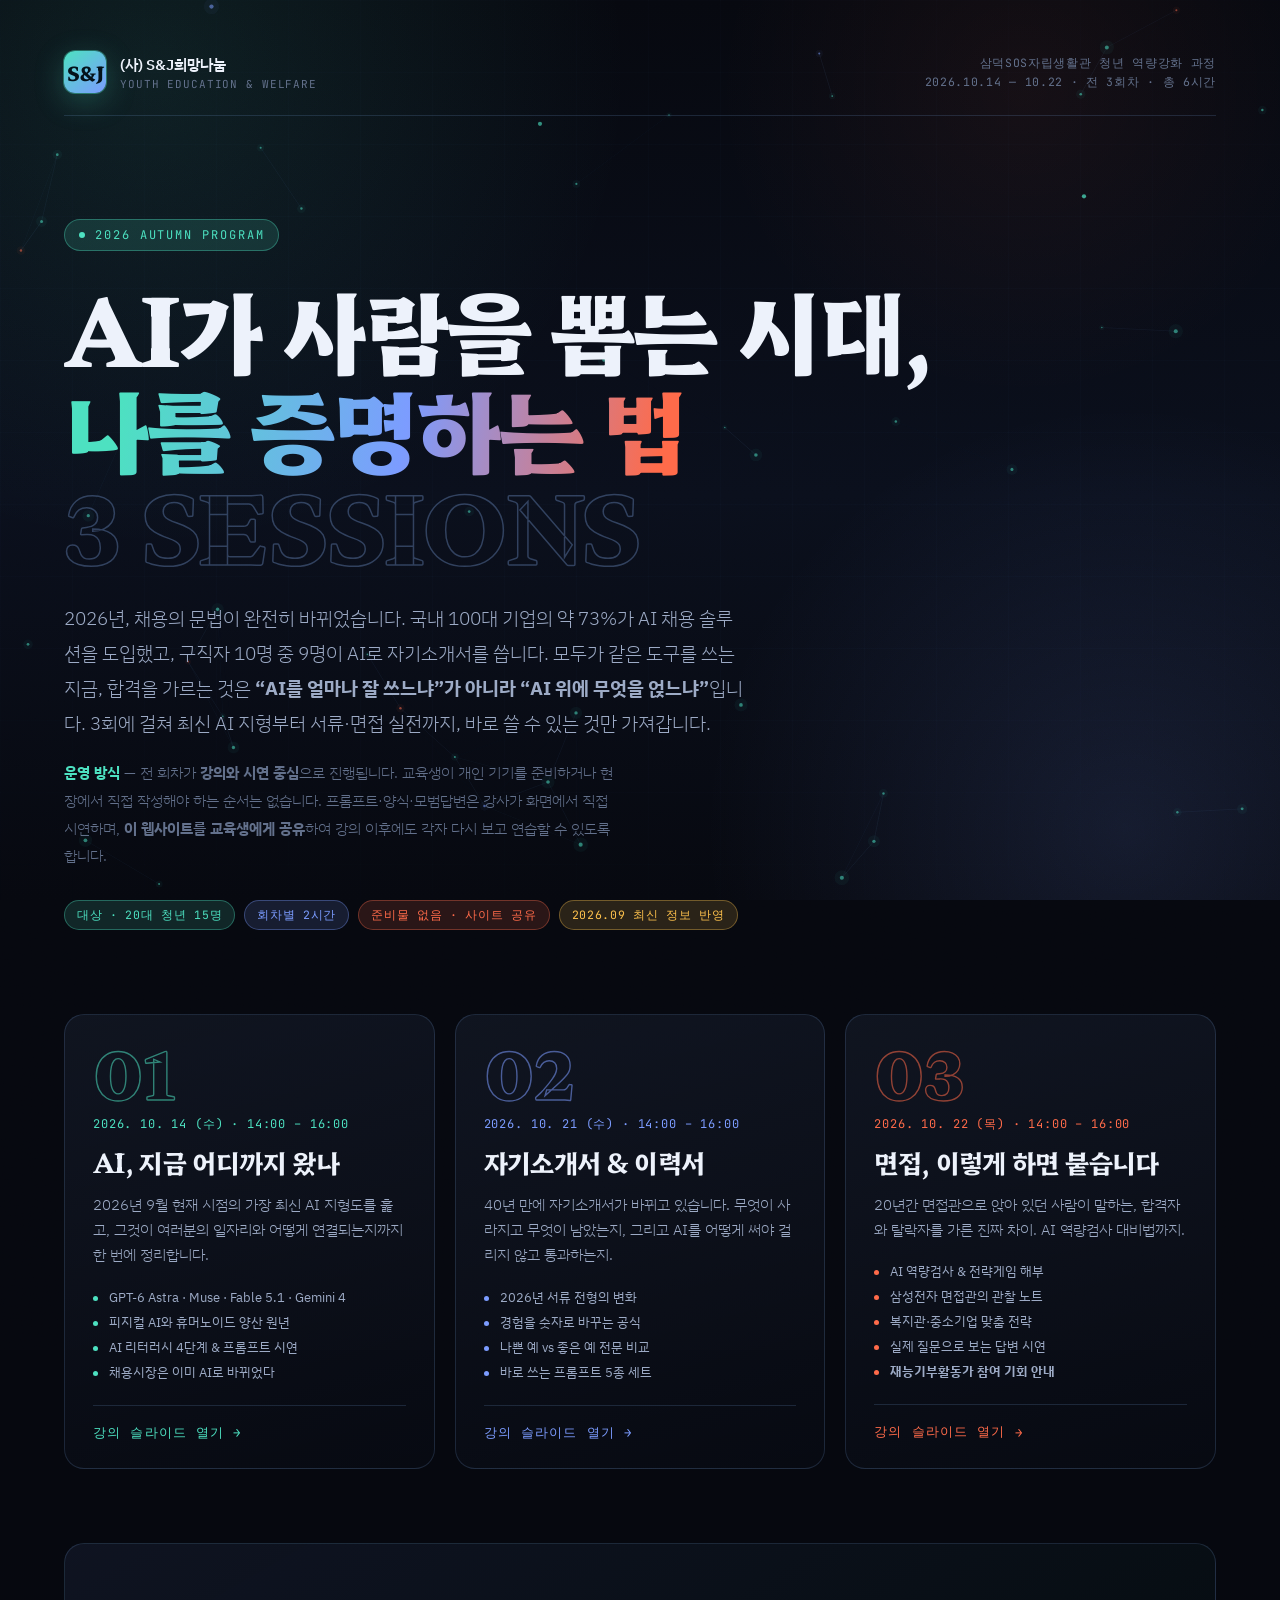
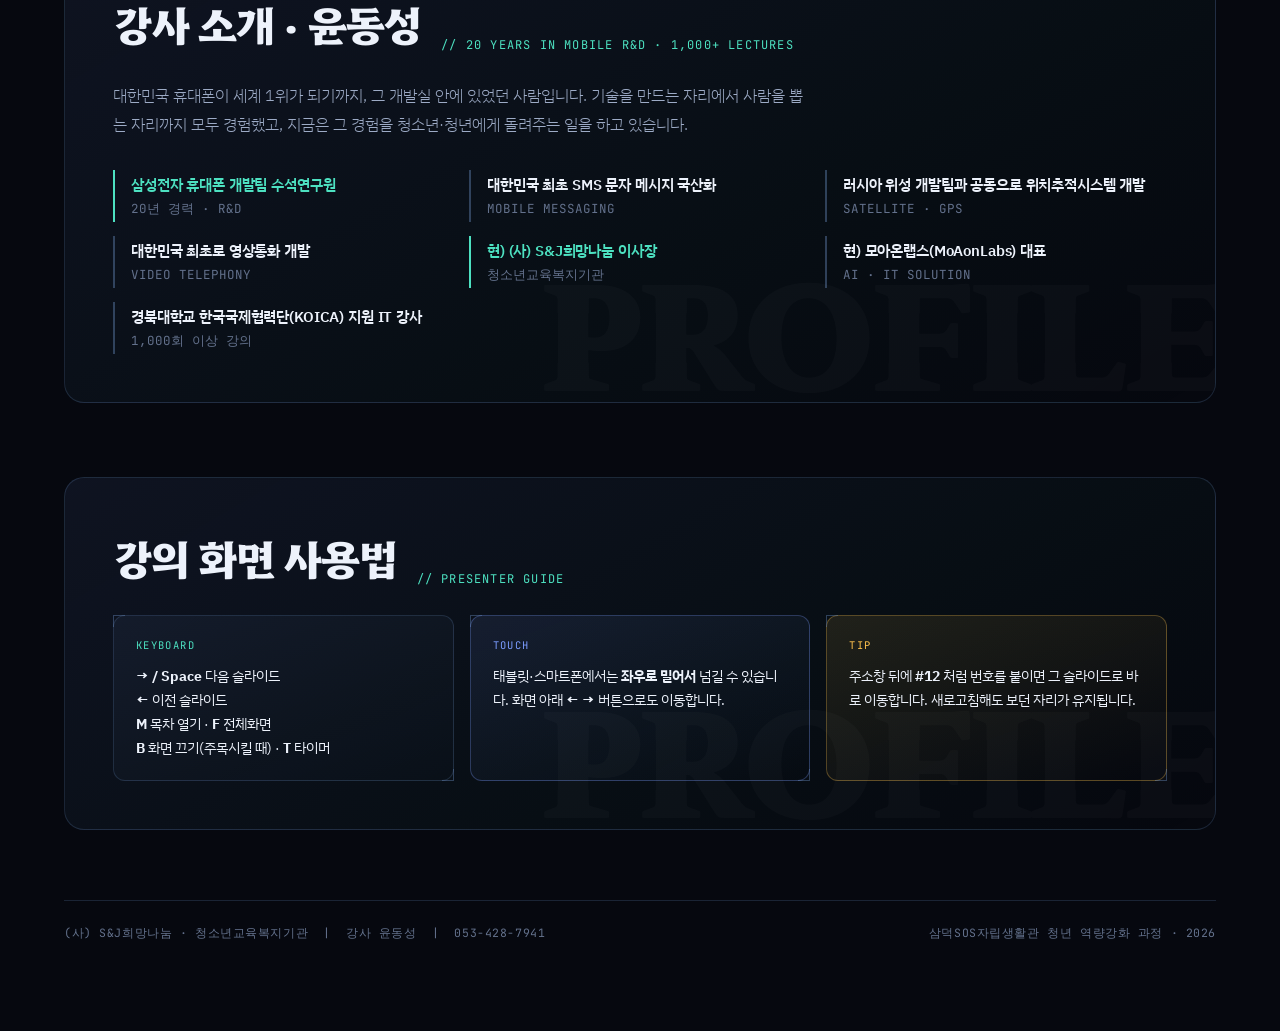
<file: index.html>
<!DOCTYPE html>
<html lang="ko">
<head>
<meta charset="UTF-8">
<meta name="viewport" content="width=device-width, initial-scale=1">
<title>AI 시대, 나를 증명하는 법 — 삼덕SOS자립생활관 청년 역량강화 과정</title>
<meta name="description" content="(사)S&J희망나눔 × 삼덕SOS자립생활관 청년 역량강화 3회차 강의 — AI 최신 동향, 자기소개서·이력서, 면접 전략">
<link rel="stylesheet" href="assets/style.css?v=20261014a">
</head>
<body class="is-scrollable">

<div class="bg-wash"></div>
<div class="bg-grid"></div>
<canvas id="neural"></canvas>
<div class="bg-grain"></div>

<main class="hub">

  <!-- 상단 -->
  <header class="hub-top rise" style="--i:0">
    <div class="brand">
      <div class="brand-mark">S&amp;J</div>
      <div class="brand-text">
        <b>(사) S&amp;J희망나눔</b>
        <span>YOUTH EDUCATION &amp; WELFARE</span>
      </div>
    </div>
    <div class="hub-meta">
      삼덕SOS자립생활관 청년 역량강화 과정<br>
      2026.10.14 — 10.22 · 전 3회차 · 총 6시간
    </div>
  </header>

  <!-- 히어로 -->
  <section class="hero">
    <span class="hero-kicker rise" style="--i:1"><span class="dot"></span>2026 AUTUMN PROGRAM</span>

    <h1 class="rise" style="--i:2">
      AI가 사람을 뽑는 시대,<br>
      <span class="accent">나를 증명하는 법</span><br>
      <span class="outline">3 SESSIONS</span>
    </h1>

    <p class="hero-sub rise" style="--i:3">
      2026년, 채용의 문법이 완전히 바뀌었습니다. 국내 100대 기업의 약 73%가 AI 채용 솔루션을 도입했고,
      구직자 10명 중 9명이 AI로 자기소개서를 씁니다. 모두가 같은 도구를 쓰는 지금,
      합격을 가르는 것은 <strong>“AI를 얼마나 잘 쓰느냐”가 아니라 “AI 위에 무엇을 얹느냐”</strong>입니다.
      3회에 걸쳐 최신 AI 지형부터 서류·면접 실전까지, 바로 쓸 수 있는 것만 가져갑니다.
    </p>

    <p class="hero-sub rise" style="--i:3; margin-top:18px; font-size:15px; color:var(--ink-3);">
      <strong style="color:var(--mint)">운영 방식</strong> — 전 회차가 <strong>강의와 시연 중심</strong>으로 진행됩니다.
      교육생이 개인 기기를 준비하거나 현장에서 직접 작성해야 하는 순서는 없습니다.
      프롬프트·양식·모범답변은 강사가 화면에서 직접 시연하며,
      <strong>이 웹사이트를 교육생에게 공유</strong>하여 강의 이후에도 각자 다시 보고 연습할 수 있도록 합니다.
    </p>

    <div class="hero-tags rise" style="--i:4">
      <span class="chip mint">대상 · 20대 청년 15명</span>
      <span class="chip blue">회차별 2시간</span>
      <span class="chip coral">준비물 없음 · 사이트 공유</span>
      <span class="chip amber">2026.09 최신 정보 반영</span>
    </div>
  </section>

  <!-- 회차 카드 -->
  <section class="session-grid">

    <a class="s-card rise" style="--i:5" data-accent="mint" href="session1.html">
      <div class="s-num">01</div>
      <div class="s-date">2026. 10. 14 (수) · 14:00 – 16:00</div>
      <h3>AI, 지금 어디까지 왔나</h3>
      <p>2026년 9월 현재 시점의 가장 최신 AI 지형도를 훑고, 그것이 여러분의 일자리와 어떻게 연결되는지까지 한 번에 정리합니다.</p>
      <ul class="s-topics">
        <li>GPT-6 Astra · Muse · Fable 5.1 · Gemini 4</li>
        <li>피지컬 AI와 휴머노이드 양산 원년</li>
        <li>AI 리터러시 4단계 &amp; 프롬프트 시연</li>
        <li>채용시장은 이미 AI로 바뀌었다</li>
      </ul>
      <span class="s-go">강의 슬라이드 열기 <span class="arw">→</span></span>
    </a>

    <a class="s-card rise" style="--i:6" data-accent="blue" href="session2.html">
      <div class="s-num">02</div>
      <div class="s-date">2026. 10. 21 (수) · 14:00 – 16:00</div>
      <h3>자기소개서 &amp; 이력서</h3>
      <p>40년 만에 자기소개서가 바뀌고 있습니다. 무엇이 사라지고 무엇이 남았는지, 그리고 AI를 어떻게 써야 걸리지 않고 통과하는지.</p>
      <ul class="s-topics">
        <li>2026년 서류 전형의 변화</li>
        <li>경험을 숫자로 바꾸는 공식</li>
        <li>나쁜 예 vs 좋은 예 전문 비교</li>
        <li>바로 쓰는 프롬프트 5종 세트</li>
      </ul>
      <span class="s-go">강의 슬라이드 열기 <span class="arw">→</span></span>
    </a>

    <a class="s-card rise" style="--i:7" data-accent="coral" href="session3.html">
      <div class="s-num">03</div>
      <div class="s-date">2026. 10. 22 (목) · 14:00 – 16:00</div>
      <h3>면접, 이렇게 하면 붙습니다</h3>
      <p>20년간 면접관으로 앉아 있던 사람이 말하는, 합격자와 탈락자를 가른 진짜 차이. AI 역량검사 대비법까지.</p>
      <ul class="s-topics">
        <li>AI 역량검사 &amp; 전략게임 해부</li>
        <li>삼성전자 면접관의 관찰 노트</li>
        <li>복지관·중소기업 맞춤 전략</li>
        <li>실제 질문으로 보는 답변 시연</li>
        <li><strong>재능기부활동가 참여 기회 안내</strong></li>
      </ul>
      <span class="s-go">강의 슬라이드 열기 <span class="arw">→</span></span>
    </a>

  </section>

  <!-- 강사 프로필 -->
  <section class="profile rise" style="--i:8">
    <div class="profile-head">
      <h2>강사 소개 · 윤동성</h2>
      <span class="profile-role">// 20 YEARS IN MOBILE R&amp;D · 1,000+ LECTURES</span>
    </div>

    <p style="max-width:70ch; color:var(--ink-2); font-size:15.5px; line-height:1.9; font-weight:300; margin-bottom:30px;">
      대한민국 휴대폰이 세계 1위가 되기까지, 그 개발실 안에 있었던 사람입니다.
      기술을 만드는 자리에서 사람을 뽑는 자리까지 모두 경험했고,
      지금은 그 경험을 청소년·청년에게 돌려주는 일을 하고 있습니다.
    </p>

    <div class="career">
      <div class="career-item hl">
        <b>삼성전자 휴대폰 개발팀 수석연구원</b>
        <span>20년 경력 · R&amp;D</span>
      </div>
      <div class="career-item">
        <b>대한민국 최초 SMS 문자 메시지 국산화</b>
        <span>MOBILE MESSAGING</span>
      </div>
      <div class="career-item">
        <b>러시아 위성 개발팀과 공동으로 위치추적시스템 개발</b>
        <span>SATELLITE · GPS</span>
      </div>
      <div class="career-item">
        <b>대한민국 최초로 영상통화 개발</b>
        <span>VIDEO TELEPHONY</span>
      </div>
      <div class="career-item hl">
        <b>현) (사) S&amp;J희망나눔 이사장</b>
        <span>청소년교육복지기관</span>
      </div>
      <div class="career-item">
        <b>현) 모아온랩스(MoAonLabs) 대표</b>
        <span>AI · IT SOLUTION</span>
      </div>
      <div class="career-item">
        <b>경북대학교 한국국제협력단(KOICA) 지원 IT 강사</b>
        <span>1,000회 이상 강의</span>
      </div>
    </div>
  </section>

  <!-- 사용 안내 -->
  <section class="profile rise" style="--i:9">
    <div class="profile-head">
      <h2>강의 화면 사용법</h2>
      <span class="profile-role">// PRESENTER GUIDE</span>
    </div>
    <div class="grid cols-3">
      <div class="card brk">
        <span class="c-tag">KEYBOARD</span>
        <p><strong>→ / Space</strong> 다음 슬라이드<br>
           <strong>←</strong> 이전 슬라이드<br>
           <strong>M</strong> 목차 열기 · <strong>F</strong> 전체화면<br>
           <strong>B</strong> 화면 끄기(주목시킬 때) · <strong>T</strong> 타이머</p>
      </div>
      <div class="card brk blue">
        <span class="c-tag">TOUCH</span>
        <p>태블릿·스마트폰에서는 <strong>좌우로 밀어서</strong> 넘길 수 있습니다.
           화면 아래 <strong>←  →</strong> 버튼으로도 이동합니다.</p>
      </div>
      <div class="card brk amber">
        <span class="c-tag">TIP</span>
        <p>주소창 뒤에 <strong>#12</strong> 처럼 번호를 붙이면 그 슬라이드로 바로 이동합니다.
           새로고침해도 보던 자리가 유지됩니다.</p>
      </div>
    </div>
  </section>

  <footer class="hub-foot">
    <div>(사) S&amp;J희망나눔 · 청소년교육복지기관 &nbsp;|&nbsp; 강사 윤동성 &nbsp;|&nbsp; 053-428-7941</div>
    <div>삼덕SOS자립생활관 청년 역량강화 과정 · 2026</div>
  </footer>

</main>

<script src="assets/deck.js?v=20261014a"></script>
</body>
</html>
</file>
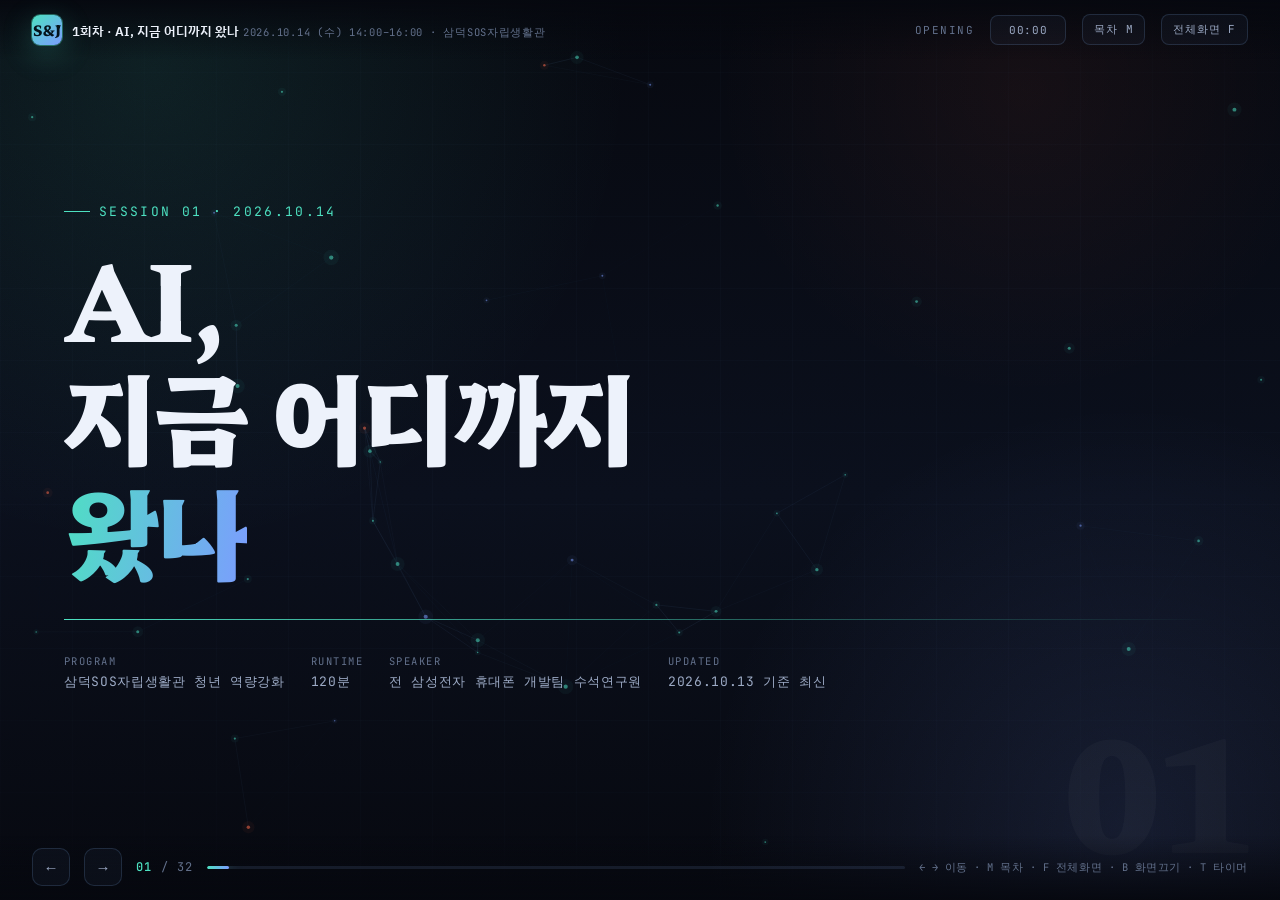
<file: session1.html>
<!DOCTYPE html>
<html lang="ko">
<head>
<meta charset="UTF-8">
<meta name="viewport" content="width=device-width, initial-scale=1">
<title>1회차 · AI, 지금 어디까지 왔나 — 삼덕SOS자립생활관 청년 역량강화</title>
<link rel="stylesheet" href="assets/style.css?v=20261014a">
</head>
<body>

<div class="bg-wash"></div>
<div class="bg-grid"></div>
<canvas id="neural"></canvas>
<div class="bg-grain"></div>

<header class="chrome-top">
  <a class="ct-brand" href="index.html" title="처음 화면으로">
    <div class="brand-mark">S&amp;J</div>
    <div>
      <b>1회차 · AI, 지금 어디까지 왔나</b>
      <span>2026.10.14 (수) 14:00–16:00 · 삼덕SOS자립생활관</span>
    </div>
  </a>
  <div class="ct-spacer"></div>
  <div class="ct-part" id="part"></div>
  <button class="ct-btn" id="timer" title="클릭 = 시작/정지, 더블클릭 = 초기화">00:00</button>
  <button class="ct-btn" id="btn-toc">목차 M</button>
  <button class="ct-btn" id="btn-full">전체화면 F</button>
</header>

<div class="slide-ghost" id="ghost">01</div>

<main class="deck">

<!-- ═══════════════ 01 타이틀 ═══════════════ -->
<section class="slide slide--title is-active" data-title="타이틀 — AI, 지금 어디까지 왔나" data-part="OPENING">
  <div class="slide-inner">
    <span class="kicker reveal">SESSION 01 · 2026.10.14</span>
    <h1 class="reveal">AI,<br>지금 어디까지<br><span style="background:linear-gradient(100deg,var(--mint),var(--blue));-webkit-background-clip:text;background-clip:text;color:transparent;">왔나</span></h1>
    <div class="title-rule reveal"></div>
    <div class="title-meta reveal">
      <div><span>PROGRAM</span>삼덕SOS자립생활관 청년 역량강화</div>
      <div><span>RUNTIME</span>120분</div>
      <div><span>SPEAKER</span>전 삼성전자 휴대폰 개발팀 수석연구원</div>
      <div><span>UPDATED</span>2026.10.13 기준 최신</div>
    </div>
  </div>
</section>

<!-- ═══════════════ 02 아젠다 ═══════════════ -->
<section class="slide" data-title="오늘 가져갈 것 — 아젠다" data-part="OPENING">
  <div class="slide-inner">
    <span class="kicker reveal">TODAY'S ROUTE</span>
    <h2 class="reveal">오늘 두 시간, 여러분이 가져갈 것</h2>
    <div class="grid cols-4 reveal">
      <div class="card brk mint">
        <span class="c-tag">PART 01 · 30분</span>
        <h3>2026년 AI 지도</h3>
        <p>이번 달에 나온 것까지. 뉴스 제목만 알던 것들의 정체.</p>
      </div>
      <div class="card brk blue">
        <span class="c-tag">PART 02 · 20분</span>
        <h3>피지컬 AI</h3>
        <p>화면 밖으로 나온 AI. 로봇이 공장에 들어가기 시작했다.</p>
      </div>
      <div class="card brk amber">
        <span class="c-tag">PART 03 · 45분</span>
        <h3>나의 AI 사용법</h3>
        <p>구경만 하는 사람 말고, 시켜서 결과를 만드는 사람 되기.</p>
      </div>
      <div class="card brk coral">
        <span class="c-tag">PART 04 · 25분</span>
        <h3>취업과의 연결</h3>
        <p>채용시장은 이미 바뀌었다. 무엇을 준비해야 하나.</p>
      </div>
    </div>
    <div class="callout mt-l reveal">
      <p class="q">“AI를 아는 것”은 오늘 목표가 아닙니다.<br>오늘 목표는 <span class="mk">“무엇을 시켜야 하는지 알고 나가는 것”</span>입니다.</p>
      <p class="mt-s">오늘은 편하게 보고 들으시면 됩니다. 제가 화면에서 직접 시켜 보여드리겠습니다.
      <strong>따로 준비하실 것은 없습니다.</strong> 받아 적지 않으셔도 괜찮습니다.
      <span class="mk">이 화면은 강의가 끝난 뒤에도 인터넷 주소로 그대로 열어볼 수 있게 해 드리겠습니다.</span>
      나중에 필요할 때 다시 꺼내 보시면 됩니다.</p>
    </div>
  </div>
</section>

<!-- ═══════════════ 03 강사 소개 ═══════════════ -->
<section class="slide" data-title="강사 소개" data-part="OPENING">
  <div class="slide-inner">
    <span class="kicker reveal">SPEAKER · 윤동성</span>
    <h2 class="reveal">저는 이런 사람입니다</h2>
    <div class="two-col">
      <div class="reveal">
        <div class="timeline">
          <div class="tl-item">
            <div class="tl-date">삼성전자 · 20년</div>
            <div class="tl-title">휴대폰 개발팀 수석연구원</div>
            <div class="tl-desc">대한민국 휴대폰이 세계 1위가 되던 시기, 그 개발실 안에 있었습니다.</div>
          </div>
          <div class="tl-item">
            <div class="tl-date">KOREA FIRST</div>
            <div class="tl-title">대한민국 최초 SMS 문자 메시지 국산화</div>
            <div class="tl-desc">여러분이 평생 써 온 그 문자, 처음 국산화한 팀에 있었습니다.</div>
          </div>
          <div class="tl-item">
            <div class="tl-date">SATELLITE</div>
            <div class="tl-title">러시아 위성 개발팀과 공동 위치추적시스템 개발</div>
            <div class="tl-desc">국경을 넘는 협업이 어떤 것인지 배웠습니다.</div>
          </div>
          <div class="tl-item">
            <div class="tl-date">KOREA FIRST</div>
            <div class="tl-title">대한민국 최초 영상통화 개발</div>
            <div class="tl-desc">“전화로 얼굴을 본다”는 게 공상이던 시절의 이야기입니다.</div>
          </div>
          <div class="tl-item now">
            <div class="tl-date">NOW · 2026</div>
            <div class="tl-title">(사) S&amp;J희망나눔 이사장 / 모아온랩스 대표</div>
            <div class="tl-desc">경북대학교 KOICA 지원 IT 강사 · 1,000회 이상 강의</div>
          </div>
        </div>
      </div>
      <div class="reveal">
        <div class="quote">
          <span class="qm">“</span>
          <p>저는 기술을 만드는 자리에도 있었고,<br>사람을 뽑는 자리에도 20년 있었습니다.<br><br>3회차 면접 강의에서,<br>제가 면접장에서 본 것들을 그대로 말씀드리겠습니다.</p>
          <span class="who">— 윤동성 · (사) S&amp;J희망나눔 이사장</span>
        </div>
        <div class="grid cols-2 mt-m">
          <div class="stat"><div class="num">20<span style="font-size:.45em">년</span></div><div class="lab">모바일 R&amp;D 현장 경력</div></div>
          <div class="stat blue"><div class="num">1,000<span style="font-size:.45em">+</span></div><div class="lab">강의 횟수</div></div>
        </div>
      </div>
    </div>
  </div>
</section>

<!-- ═══════════════ 04 아이스브레이킹 ═══════════════ -->
<section class="slide" data-title="아이스브레이킹 — 지금 AI 써보셨나요?" data-part="OPENING">
  <div class="slide-inner">
    <span class="kicker amber reveal">ICE BREAKING</span>
    <h2 class="reveal">시작하기 전에, 손 한번 들어봅시다</h2>
    <p class="lead reveal">정답은 없습니다. 지금 이 방의 온도를 확인하는 겁니다.<br>제가 하나씩 읽어드릴 테니 <strong>해당되시면 손만 들어주세요.</strong></p>
    <div class="poll mt-m reveal" data-total="15">
      <div class="poll-row"><div class="pl"><span>① ChatGPT·제미나이·클로드 같은 AI를 <strong>한 번이라도 써봤다</strong></span><b class="poll-count zero">0명</b></div><div class="poll-track"><div class="poll-fill"></div></div></div>
      <div class="poll-row"><div class="pl"><span>② <strong>일주일에 한 번 이상</strong> 쓴다</span><b class="poll-count zero">0명</b></div><div class="poll-track"><div class="poll-fill"></div></div></div>
      <div class="poll-row"><div class="pl"><span>③ 자기소개서·과제 등 <strong>실제 결과물</strong>을 AI로 만들어봤다</span><b class="poll-count zero">0명</b></div><div class="poll-track"><div class="poll-fill"></div></div></div>
      <div class="poll-row"><div class="pl"><span>④ AI가 만든 걸 <strong>내가 다시 고쳐서</strong> 제출해봤다</span><b class="poll-count zero">0명</b></div><div class="poll-track"><div class="poll-fill"></div></div></div>
      <div class="poll-row"><div class="pl"><span>⑤ AI가 <strong>틀린 걸 잡아낸</strong> 적이 있다</span><b class="poll-count zero">0명</b></div><div class="poll-track"><div class="poll-fill"></div></div></div>
    </div>
    <div class="poll-help reveal">
      강사 조작 &nbsp;·&nbsp; <b>클릭</b> 1명 추가 &nbsp;|&nbsp; <b>우클릭</b> 1명 빼기 &nbsp;|&nbsp; <b>Shift+클릭</b> 0명으로 초기화 &nbsp;|&nbsp; 기준 인원 15명
    </div>
    <div class="callout mt-l reveal">
      <p><strong>④번, ⑤번까지 손 든 분.</strong> 그 분이 바로 <span class="mk">기업이 지금 찾는 사람</span>입니다.
      ①번만 손 드셨어도 괜찮습니다. 오늘 ④번까지 갑니다.</p>
    </div>
  </div>
</section>

<!-- ═══════════════ 05 PART 01 ═══════════════ -->
<section class="slide slide--part" data-title="PART 01 — 2026년 10월의 AI" data-part="PART 01">
  <div class="slide-inner">
    <div class="part-num reveal">01</div>
    <h1 class="reveal">2026년 10월,<br>AI는 어디까지 왔나</h1>
    <p class="part-desc lead reveal">최근 <span class="mk">6주 사이</span>에만 OpenAI·구글·Anthropic·Meta가 모두 새 모델을 내놨습니다.
    <strong>지난주에 나온 것까지</strong> 포함해서, 뉴스 제목만 스쳐 지나간 그 이름들의 정체를 정확히 알고 가시겠습니다.</p>
  </div>
</section>

<!-- ═══════════════ 06 타임라인 ═══════════════ -->
<section class="slide" data-title="4년 만에 벌어진 일 — 타임라인" data-part="PART 01">
  <div class="slide-inner">
    <span class="kicker reveal">TIMELINE · 2022 → 2026</span>
    <h2 class="reveal">4년 만에 벌어진 일</h2>
    <div class="two-col">
      <div class="reveal">
        <div class="timeline">
          <div class="tl-item">
            <div class="tl-date">2022.11</div>
            <div class="tl-title">ChatGPT 등장</div>
            <div class="tl-desc">“말이 통하는 AI”가 처음으로 대중 앞에 나왔습니다.</div>
          </div>
          <div class="tl-item">
            <div class="tl-date">2023 – 2024</div>
            <div class="tl-title">이미지·영상·음성으로 확장</div>
            <div class="tl-desc">글만 쓰던 AI가 그림을 그리고 영상을 만들기 시작합니다.</div>
          </div>
          <div class="tl-item">
            <div class="tl-date">2025</div>
            <div class="tl-title">‘추론’과 ‘에이전트’의 해</div>
            <div class="tl-desc">한 번에 답하던 AI가 <strong>생각하는 시간</strong>을 갖고, 여러 단계를 스스로 처리합니다.</div>
          </div>
          <div class="tl-item now">
            <div class="tl-date">2026.10 · 지금</div>
            <div class="tl-title">AI가 내 대신 24시간 일한다</div>
            <div class="tl-desc">사람처럼 컴퓨터를 조작하는 단계를 넘어, <strong>자기 컴퓨터를 따로 갖고 내가 잠든 사이에도 일을 이어가는</strong> 단계로 왔습니다. 그리고 <strong>로봇 몸</strong>을 얻기 시작했습니다.</div>
          </div>
        </div>
      </div>
      <div class="reveal">
        <div class="card brk coral">
          <span class="c-tag">핵심 변화</span>
          <h3>“질문하는 도구” → “일하는 동료”</h3>
          <p style="margin-top:12px">2022년의 AI는 <em style="color:var(--ink-3);font-style:normal">물어보면 답해주는</em> 도구였습니다.<br><br>
          2026년의 AI는 <strong class="mk">목표를 주면 스스로 단계를 나눠 실행하는</strong> 존재입니다.<br><br>
          이 차이가 채용시장을 바꿨습니다. 기업은 이제 “AI를 아는 사람”이 아니라
          <strong class="ck">“AI에게 일을 시킬 줄 아는 사람”</strong>을 뽑습니다.</p>
        </div>
        <div class="callout amber mt-m">
          <p><strong>여러분이 유리한 이유</strong> — 이 변화는 <span class="ak">4년밖에 안 됐습니다.</span>
          40대 부장님도, 여러분도 출발선이 거의 같습니다. 경력 20년이 유리한 싸움이 아닙니다.</p>
        </div>
      </div>
    </div>
  </div>
</section>

<!-- ═══════════════ 07 GPT-6 Astra ═══════════════ -->
<section class="slide" data-title="OpenAI GPT-6 Astra (2026.9.3)" data-part="PART 01 · 최신 모델">
  <div class="slide-inner">
    <span class="kicker reveal">OPENAI · 2026.09.03</span>
    <h2 class="reveal">GPT-6 <span class="mk">Astra</span> — AI가 내 컴퓨터를 씁니다</h2>
    <div class="grid cols-3 reveal">
      <div class="card brk mint">
        <span class="c-tag">무엇이 나왔나</span>
        <p>OpenAI가 9월 3일 공개한 최신 모델. 회사는 <strong>“수년간의 연구와 큰 도박”</strong>의 결과라고 표현했습니다.
        승인 사용자에게 먼저 열렸고, 다음 날 일반 공개됐습니다.</p>
      </div>
      <div class="card brk coral">
        <span class="c-tag">가장 큰 변화</span>
        <p><strong class="ck">컴퓨터 사용(Computer Use)</strong> — 사람처럼 화면을 보고 클릭하고 입력합니다.
        “이 파일 정리해서 메일 초안까지 만들어둬”가 <strong>한 문장</strong>으로 끝나는 방향입니다.</p>
      </div>
      <div class="card brk blue">
        <span class="c-tag">어디서 쓰나</span>
        <p>ChatGPT <strong>Plus · Pro · Business · Enterprise</strong> 요금제,
        그리고 OpenAI API와 AWS를 통해 순차 제공.</p>
      </div>
    </div>
    <div class="two-col mt-m">
      <div class="callout reveal">
        <p><strong>OpenAI의 설명</strong><br>
        “세계에서 가장 지능적이고 정렬된(aligned) AI 모델”이며, 주요 추론 벤치마크에서 만점 또는 만점에 가까운 점수를 받았다고 밝혔습니다.
        <span class="mk">그리고 한 달 뒤, 이 모델 위에 ‘Dots’가 올라왔습니다. 다음 장입니다.</span></p>
      </div>
      <div class="callout coral reveal">
        <p><strong>동시에 따라온 것 — 안전 논란</strong><br>
        그레그 브로크만 사장은 “AI는 안전이 핵심일 때만 사람에게 이롭다”며 안전·보안·정렬에 그 어느 때보다 많은 자원을 쓰고 있다고 말했습니다.
        <span class="small">강력해질수록 감시도 세진다 — 이게 2026년의 기본값입니다.</span></p>
      </div>
    </div>
    <div class="srcline reveal">// 출처: CNBC · TechCrunch · Fortune · Al Jazeera (2026.09.03–04)</div>
  </div>
</section>

<!-- ═══════════════ 07-2 OpenAI Dots ═══════════════ -->
<section class="slide" data-title="OpenAI Dots (2026.9.29) — 24시간 일하는 AI" data-part="PART 01 · 최신 모델">
  <div class="slide-inner">
    <span class="kicker coral reveal">OPENAI DEVDAY · 2026.09.29</span>
    <h2 class="reveal"><span class="ck">Dots</span> — 내가 잠든 사이에도 일하는 AI</h2>
    <p class="lead reveal">지난달 말 샌프란시스코 DevDay에서 공개됐습니다. 앞 장의 <strong>GPT-6 Astra를 엔진으로 쓰는</strong>,
    <strong class="ck">끄지 않아도 되는(always-on) 개인 에이전트</strong>입니다. 지금 가장 뜨거운 이름입니다.</p>
    <div class="grid cols-3 mt-m reveal">
      <div class="card brk coral">
        <span class="c-tag">무엇이 다른가 ①</span>
        <h3>자기 컴퓨터를 갖습니다</h3>
        <p>Dot 하나하나가 <strong>자체 클라우드 컴퓨터와 브라우저</strong>를 가집니다.
        내 노트북을 켜 둘 필요가 없습니다. <span class="ck">내가 창을 닫아도 계속 일합니다.</span></p>
      </div>
      <div class="card brk mint">
        <span class="c-tag">무엇이 다른가 ②</span>
        <h3>대화가 끝나도 이어집니다</h3>
        <p>목표를 한 번 주면 <strong>백그라운드에서 계속 수행</strong>합니다.
        “물어보면 답하는 것”이 아니라 <strong class="mk">“맡기면 해 놓는 것”</strong>으로 넘어간 겁니다.</p>
      </div>
      <div class="card brk blue">
        <span class="c-tag">무엇이 다른가 ③</span>
        <h3>4,000개 넘는 앱과 연결</h3>
        <p>Slack·Teams 같은 업무 도구로 <strong>메시지를 주고받으며</strong> 일합니다.
        사람 동료처럼 대화창에 들어와 있는 형태입니다.</p>
      </div>
    </div>
    <div class="two-col mt-m">
      <div class="callout coral reveal">
        <p><strong>안전장치도 같이 나왔습니다</strong><br>
        사용자가 자리에 없을 때는 에이전트가 브라우저나 컴퓨터를 함부로 조작하지 못하도록
        <span class="ck">‘읽기 전용’ 모드</span>가 포함됐다고 밝혔습니다.
        <span class="small">— 알아서 일한다는 건, 알아서 사고 칠 수도 있다는 뜻이기도 합니다.</span></p>
      </div>
      <div class="callout amber reveal">
        <p><strong>지금 우리가 쓸 수 있나?</strong><br>
        ChatGPT <strong>Pro·Business Premium</strong> 대상이고, 요금제에 Dot 1개가 포함됩니다.
        <span class="ak">유럽·영국 등 일부 지역은 제외</span>됐다는 보도가 있고, 순차 출시라 구독자여도 바로 못 쓸 수 있습니다.
        <strong>당장 여러분이 쓸 도구는 아닙니다.</strong> 다만 방향은 분명히 알고 계셔야 합니다.</p>
      </div>
    </div>
    <div class="callout mt-m reveal">
      <p class="q">취업 준비하는 입장에서 이게 무슨 뜻일까요?</p>
      <p class="mt-s">단순 반복 업무를 <strong>사람이 하던 자리</strong>가 줄어든다는 뜻입니다.
      대신 <span class="mk">“AI에게 무엇을 맡길지 정하고, 결과를 검증하는 사람”</span>의 자리가 늘어납니다.
      오늘 3부에서 바로 그 연습을 합니다.</p>
    </div>
    <div class="srcline reveal">// 출처: TechCrunch · Al Jazeera · BetaNews · AI Weekly (2026.09.29–30)</div>
  </div>
</section>

<!-- ═══════════════ 08 Meta Muse ═══════════════ -->
<section class="slide" data-title="Meta Muse · Muse Wonder (2026.9~10)" data-part="PART 01 · 최신 모델">
  <div class="slide-inner">
    <span class="kicker blue reveal">META · 2026.09 ~ 10</span>
    <h2 class="reveal">Meta <span class="bk">Muse</span> — “내 전담 비서”를 파는 시대</h2>
    <div class="timeline reveal" style="max-width:940px">
      <div class="tl-item">
        <div class="tl-date">2026.04</div>
        <div class="tl-title">Muse Spark 공개</div>
        <div class="tl-desc">메타 슈퍼인텔리전스랩(MSL)의 첫 모델. Meta AI 앱·웹을 시작으로 WhatsApp·인스타그램·페이스북·메신저, 그리고 AI 글래스까지 확대 적용.</div>
      </div>
      <div class="tl-item">
        <div class="tl-date">2026.08</div>
        <div class="tl-title">Muse Glimmer 공개 — 오픈웨이트</div>
        <div class="tl-desc"><strong>노트북에서 돌아가도록</strong> 설계된 개방형 모델군. 인터넷 없이, 내 컴퓨터 안에서 AI가 돕니다.</div>
      </div>
      <div class="tl-item">
        <div class="tl-date">2026.09.08</div>
        <div class="tl-title">Muse — 개인 AI 에이전트 정식 출시</div>
        <div class="tl-desc">일반 챗봇보다 <strong>더 먼저 움직이고(proactive), 더 오래 일하도록</strong> 설계. 사용자가 이름을 지어주고 아바타를 만들고 말투까지 설정합니다. 무료 요금제 + 월 $20 / $100 두 가지 유료 등급.</div>
      </div>
      <div class="tl-item now">
        <div class="tl-date">2026.10.12 · 바로 어제</div>
        <div class="tl-title">Muse Wonder / Wonder Full 공개</div>
        <div class="tl-desc">메타가 내놓은 <strong>첫 프론티어(최상위) 모델</strong>입니다. Muse Spark보다 규모가 크고, 코딩처럼 복잡한 작업에서 더 나은 결과를 낸다고 밝혔습니다. <span class="small">14개월간의 공격적 투자 끝에 “AI 최전선에 도달했다”는 것이 회사 측 주장입니다.</span></div>
      </div>
    </div>
    <div class="grid cols-2 mt-m">
      <div class="callout blue reveal">
        <p><strong>왜 중요한가</strong> — AI가 <span class="bk">“내가 물어봐야 답하는 것”에서 “알아서 챙겨주는 것”</span>으로 넘어가는 신호탄입니다.
        일정, 메일, 자료조사를 맡기는 방식이 곧 표준이 됩니다.</p>
      </div>
      <div class="callout coral reveal">
        <p><strong>다만 — 한국에서는 아직 못 씁니다.</strong> 10월 중순 현재도 사실상 <span class="ck">미국·캐나다 중심</span>으로만 열려 있고,
        <strong>한국 출시 일정은 발표되지 않았습니다.</strong> <span class="small">(Meta AI는 올해 5월 국내 출시됐지만, Muse와는 별개 서비스입니다.)</span>
        그리고 “내 생활을 다 아는 AI”를 어디까지 믿을 것인가, 신뢰 문제도 함께 제기됐습니다.</p>
      </div>
    </div>
    <div class="srcline reveal">// 출처: Axios · TechCrunch · CNBC · Bloomberg · Meta 뉴스룸 (2026.04–10.12)</div>
  </div>
</section>

<!-- ═══════════════ 09 Claude Fable 5.1 ═══════════════ -->
<section class="slide" data-title="Anthropic Claude — 6주 동안 4개 (2026.9~10)" data-part="PART 01 · 최신 모델">
  <div class="slide-inner">
    <span class="kicker reveal">ANTHROPIC · 2026.09 ~ 10</span>
    <h2 class="reveal">Claude — <span class="mk">6주 동안 네 개</span>가 나왔습니다</h2>
    <div class="two-col">
      <div class="reveal">
        <div class="timeline">
          <div class="tl-item">
            <div class="tl-date">09.01</div>
            <div class="tl-title">Fable 5.1 / Mythos 5.1</div>
            <div class="tl-desc"><strong>오래 걸리는 문제를 끝까지 붙잡고 푸는</strong> 능력에서 기준을 세웠습니다. 캐시 읽기 비용 <strong>75% 인하</strong>, 보안 오탐 <strong>60% 감소</strong>. 같은 모델을 일반판(Fable)과 보안·생명과학 기관 전용 제한판(Mythos)으로 나눠 운영합니다.</div>
          </div>
          <div class="tl-item">
            <div class="tl-date">09.22 · 09.28</div>
            <div class="tl-title">Opus 5.5 · Sonnet 5.5</div>
            <div class="tl-desc">Sonnet 5.5는 이전 세대보다 <strong>출력 속도가 30% 이상 빨라졌습니다.</strong></div>
          </div>
          <div class="tl-item now">
            <div class="tl-date">10.07 · 지난주</div>
            <div class="tl-title">Haiku 5.5 — 가장 싸고 가장 빠른 모델</div>
            <div class="tl-desc">회사가 <strong>“지금까지 낸 것 중 가장 저렴하고 빠른 소형 모델”</strong>이라고 소개했습니다. 100만 토큰 컨텍스트에 최대 12만 8천 토큰 출력. 같은 날 Sonnet 5.5 캐시 가격도 또 내렸습니다.</div>
          </div>
        </div>
      </div>
      <div class="reveal">
        <div class="grid cols-2">
          <div class="stat"><div class="num">4<span style="font-size:.45em">개</span></div><div class="lab">6주 사이에 나온 새 모델 수<br><span class="src">// 2026.09.01 ~ 10.07</span></div></div>
          <div class="stat coral"><div class="num">100<span style="font-size:.4em">만</span></div><div class="lab">Haiku 5.5가 한 번에 읽는<br>토큰 수 (책 여러 권 분량)</div></div>
        </div>
        <div class="callout mt-m">
          <p><strong>여러분에게 주는 의미 ①</strong><br>
          AI 사용 비용이 계속 <span class="mk">싸지고 있습니다.</span> 1년 전에는 회사만 쓰던 성능을
          지금은 개인이 무료·저가로 씁니다. <strong>“돈이 없어서 못 배운다”는 말이 더 이상 통하지 않는 영역</strong>이 됐습니다.</p>
        </div>
        <div class="callout amber mt-m">
          <p><strong>여러분에게 주는 의미 ②</strong><br>
          <span class="ak">모델 이름을 외우려고 하지 마세요.</span> 6주에 네 개씩 나옵니다. 다 못 외웁니다.
          <strong>중요한 건 이름이 아니라 “시키는 법”입니다.</strong> 그건 바뀌지 않습니다. 오늘 3부에서 그걸 배웁니다.</p>
        </div>
      </div>
    </div>
    <div class="srcline reveal">// 출처: VentureBeat · MacRumors · 9to5Mac · Anthropic 공식 문서 (2026.09.01–10.07)</div>
  </div>
</section>

<!-- ═══════════════ 10 Gemini 4 ═══════════════ -->
<section class="slide" data-title="Google Gemini 4 Argon — 발표됐지만 못 씁니다" data-part="PART 01 · 최신 모델">
  <div class="slide-inner">
    <span class="kicker amber reveal">GOOGLE · 2026.09.30</span>
    <h2 class="reveal">Gemini 4 <span class="ak">Argon</span> — 발표는 됐는데, <span class="ck">우리는 못 씁니다</span></h2>
    <p class="lead reveal">이 장은 <strong>오늘 가장 중요한 한 장</strong>일 수 있습니다. 모델 이야기가 아니라, <strong>정보를 읽는 법</strong> 이야기이기 때문입니다.</p>
    <div class="grid cols-3 mt-m reveal">
      <div class="card brk mint">
        <span class="c-tag">확인된 사실 ①</span>
        <h3>9월 30일 공식 발표</h3>
        <p>구글이 차세대 플래그십 <strong>Gemini 4 Argon</strong>을 공개했습니다.
        발표 자체는 사실입니다.</p>
      </div>
      <div class="card brk coral">
        <span class="c-tag">확인된 사실 ②</span>
        <h3>그런데 일반 공개가 아닙니다</h3>
        <p>검증된 <strong>사이버보안 조직과 구글 내부 팀</strong>에 먼저 제공되고,
        유료 API 고객과 AI Ultra 구독자로 <strong class="ck">순차 확대 예정</strong>입니다.</p>
      </div>
      <div class="card brk amber">
        <span class="c-tag">확인되지 않은 것</span>
        <h3>일반 제공일은 미정</h3>
        <p>10월 중순 현재 <strong>API 모델 목록에도 올라와 있지 않습니다.</strong>
        가격·사양·일반 공개일 <strong class="ak">모두 미발표</strong>입니다.</p>
      </div>
    </div>
    <div class="callout coral mt-m reveal">
      <p><strong>제가 9월에 이 자료를 처음 만들었을 때는 “아직 안 나왔다”고 적었습니다.</strong>
      그 사이 발표가 났습니다. 그런데 <span class="ck">여러분이 쓸 수 있는 건 여전히 아닙니다.</span><br>
      인터넷에는 벌써 <em style="color:var(--ink-3);font-style:normal">“제미나이 4 출시!”</em>라는 글이 넘칩니다.
      <strong>“발표됐다”와 “내가 쓸 수 있다”는 완전히 다른 말입니다.</strong></p>
    </div>
    <div class="callout mt-l reveal">
      <p class="q">오늘 여러분이 가져갈 첫 번째 습관:<br><span class="mk">“확정된 사실”과 “추측”을 분리해서 말하기.</span></p>
      <p class="mt-s">이건 AI 이야기가 아니라 <strong>면접 이야기</strong>입니다. 면접장에서 추측을 사실처럼 말하는 사람은 3초 만에 걸러집니다.
      반대로 “이건 확인된 내용이고, 이건 제 추정입니다”라고 구분해서 말하는 지원자는 그 순간 신뢰를 얻습니다.</p>
    </div>
    <div class="srcline reveal">// 출처: 구글 공식 발표(2026.09.30) · 9to5Google · Gemini API 모델 목록 (2026.10.01 확인)</div>
  </div>
</section>

<!-- ═══════════════ 11 온디바이스 ═══════════════ -->
<section class="slide" data-title="흐름 — 크고 비싼 AI에서 작고 가까운 AI로" data-part="PART 01 · 흐름">
  <div class="slide-inner">
    <span class="kicker reveal">THE REAL TREND</span>
    <h2 class="reveal">진짜 흐름은 “크고 비싼 AI”가 아니라<br><span class="mk">“작고 가까운 AI”</span>입니다</h2>
    <div class="steps reveal">
      <div class="step"><div class="sn">1</div><h4>클라우드</h4><p>거대한 데이터센터에 접속해서 쓰던 방식. 인터넷 필수, 요금 발생.</p></div>
      <div class="step"><div class="sn">2</div><h4>오픈웨이트</h4><p>모델을 공개해 누구나 내려받아 쓰는 흐름. Meta Muse Glimmer가 대표적.</p></div>
      <div class="step"><div class="sn">3</div><h4>온디바이스</h4><p>내 <strong>노트북·휴대폰 안에서</strong> 직접 구동. 인터넷 없이, 자료가 밖으로 안 나감.</p></div>
      <div class="step"><div class="sn">4</div><h4>피지컬 AI</h4><p>화면을 나와 <strong>몸을 얻은 AI</strong>. 로봇·자동차·공장 설비 안으로.</p></div>
    </div>
    <div class="grid cols-2 mt-l">
      <div class="callout reveal">
        <p><strong>이게 왜 좋은 소식인가</strong><br>
        고사양 장비나 큰 돈이 없어도 AI를 쓸 수 있는 방향으로 가고 있습니다.
        <span class="mk">도서관·청년센터·주민센터의 공용 컴퓨터 한 대면 시작할 수 있습니다.</span>
        마지막에 대구에서 무료로 쓸 수 있는 곳을 정리해 드리겠습니다.</p>
      </div>
      <div class="callout amber reveal">
        <p><strong>개인정보 관점에서도</strong><br>
        내 기기 안에서 돌아가면 민감한 자료를 인터넷에 올리지 않아도 됩니다.
        자기소개서에 개인정보를 넣는 문제, 2회차에서 자세히 다룹니다.</p>
      </div>
    </div>
  </div>
</section>

<!-- ═══════════════ 12 비교표 ═══════════════ -->
<section class="slide" data-title="2026년 9월 AI 한 장 요약 (탭 비교)" data-part="PART 01 · 정리">
  <div class="slide-inner">
    <span class="kicker reveal">ONE PAGE SUMMARY</span>
    <h2 class="reveal">2026년 9월, 한 장 요약</h2>
    <div class="reveal">
      <div class="tabs-nav">
        <button class="tab-btn on" data-tab="all">전체 비교</button>
        <button class="tab-btn" data-tab="use">뭘로 쓰면 되나</button>
        <button class="tab-btn" data-tab="free">무료로 쓰는 법</button>
      </div>

      <div class="tab-panel on" data-tab="all">
        <table class="tbl">
          <thead><tr><th>이름</th><th>회사</th><th>시점</th><th>핵심</th></tr></thead>
          <tbody>
            <tr><td>GPT-6 Astra</td><td>OpenAI</td><td class="new">2026.09.03 출시</td><td>컴퓨터를 직접 조작. 추론 벤치마크 최상위.</td></tr>
            <tr style="background:rgba(255,107,74,.06)"><td><strong>Dots</strong></td><td>OpenAI</td><td class="new">2026.09.29 출시</td><td><strong>상시 작동 개인 에이전트.</strong> 자체 컴퓨터 보유, 대화 종료 후에도 계속 일함. Pro·Business Premium.</td></tr>
            <tr><td>Muse</td><td>Meta</td><td class="new">2026.09.08 출시</td><td>개인 AI 에이전트. 무료/$20/$100. <span class="old">한국 미지원.</span></td></tr>
            <tr><td><strong>Muse Wonder</strong></td><td>Meta</td><td class="new">2026.10.12 출시</td><td>메타의 <strong>첫 프론티어 모델.</strong> 코딩 등 복잡한 작업에 강점.</td></tr>
            <tr><td>Claude Fable 5.1</td><td>Anthropic</td><td class="new">2026.09.01 출시</td><td>장시간 문제 해결·코딩 강점. 캐시 비용 75% 인하.</td></tr>
            <tr><td><strong>Claude Haiku 5.5</strong></td><td>Anthropic</td><td class="new">2026.10.07 출시</td><td><strong>가장 싸고 빠른 소형 모델.</strong> 100만 토큰 컨텍스트.</td></tr>
            <tr><td>Gemini 4 Argon</td><td>Google</td><td class="old">발표만 · 일반 미제공</td><td>9/30 발표. 보안기관·내부 우선. <span class="old">일반 제공일 미정.</span></td></tr>
          </tbody>
        </table>
      </div>

      <div class="tab-panel" data-tab="use">
        <table class="tbl">
          <thead><tr><th>이런 일을 할 때</th><th>이런 도구가 강합니다</th><th>주의</th></tr></thead>
          <tbody>
            <tr><td>자기소개서 뼈대 잡기</td><td>대화형 AI 전반 (ChatGPT · Claude · Gemini)</td><td>초안까지만. 문장은 내가 고쳐야 함</td></tr>
            <tr><td>긴 문서 읽고 요약</td><td>Claude 계열 · Gemini 계열</td><td>중요한 숫자는 원문에서 재확인</td></tr>
            <tr><td>반복 작업 자동 처리</td><td>에이전트형 (Astra의 컴퓨터 사용, Muse)</td><td>계정·결제 권한은 절대 넘기지 말 것</td></tr>
            <tr><td>내 컴퓨터 안에서 처리</td><td>오픈웨이트 (Muse Glimmer 등)</td><td>설치·사양 필요</td></tr>
            <tr><td>면접 연습·발음 교정</td><td>음성 대화 기능이 있는 AI</td><td>실제 사람 앞 연습을 대체하진 못함</td></tr>
          </tbody>
        </table>
      </div>

      <div class="tab-panel" data-tab="free">
        <ul class="bul">
          <li><strong>컴퓨터가 없어도 시작할 수 있습니다.</strong> 공공도서관, 대구 각 구·군 청년센터, 주민센터, 고용복지플러스센터에 <strong class="mk">무료로 쓸 수 있는 컴퓨터</strong>가 있습니다. 대부분 신분증만 있으면 됩니다. 생활관 담당 선생님께 가까운 곳을 여쭤보세요.</li>
          <li><strong>대부분의 AI는 무료 등급이 있습니다.</strong> 하루 사용량 제한이 있을 뿐, 기능은 충분합니다. <span class="ck">돈을 내야만 쓸 수 있는 것이 아닙니다.</span></li>
          <li><strong>구직자 지원 프로그램</strong>을 확인하세요. 구직 관련 프로그램 참여자에게 유료 기능이 무료로 제공되는 경우가 있습니다.</li>
          <li><strong>자립준비청년이라면</strong> 자격증 취득비·직업훈련비 지원 제도를 활용할 수 있습니다. AI 관련 교육도 대상이 되는 경우가 많습니다. <span class="small">(거주지 주민센터 / 아동권리보장원 1577-1391 문의)</span></li>
          <li><strong>공공 무료 교육</strong> — 지자체 청년센터, 고용노동부 국민내일배움카드, 대학 평생교육원에서 AI 강좌가 계속 열립니다.</li>
        </ul>
        <div class="callout amber mt-m"><p>여기 적힌 제도는 <strong>해마다 바뀝니다.</strong> 반드시 신청 직전에 담당 기관에 한 번 더 확인하세요.</p></div>
      </div>
    </div>
  </div>
</section>

<!-- ═══════════════ 13 PART 02 ═══════════════ -->
<section class="slide slide--part" data-title="PART 02 — 피지컬 AI" data-part="PART 02">
  <div class="slide-inner">
    <div class="part-num reveal">02</div>
    <h1 class="reveal">피지컬 AI —<br>화면 밖으로 나온 인공지능</h1>
    <p class="part-desc lead reveal">지금까지의 AI는 <span class="ck">모니터 안</span>에 있었습니다.<br>
    2026년, AI는 <span class="mk">몸을 얻었습니다.</span> 그리고 그 몸은 이미 공장으로 출근하고 있습니다.</p>
  </div>
</section>

<!-- ═══════════════ 14 휴머노이드 ═══════════════ -->
<section class="slide" data-title="휴머노이드 양산 원년 — 최근 한 달" data-part="PART 02">
  <div class="slide-inner">
    <span class="kicker coral reveal">SEP – OCT 2026</span>
    <h2 class="reveal">최근 한 달, 로봇 업계에서 벌어진 일</h2>
    <div class="grid cols-2 reveal">
      <div class="card brk coral">
        <span class="c-tag">09.21 · 현대차그룹</span>
        <h3>보스턴다이내믹스 RMAC 가동</h3>
        <p>휴머노이드 로봇을 <strong>실제 산업 현장에 투입하기 위한 전용 학습 시설</strong>(로보틱스 메타플랜트 응용센터)이
        미국 조지아주 현대차 공장 안에서 본격 운영을 시작했습니다. 내년에는 10배 확장 계획.</p>
      </div>
      <div class="card brk blue">
        <span class="c-tag">09.12 · UBTECH</span>
        <h3>산업용 휴머노이드 공장 가동</h3>
        <p>중국 류저우에 로봇 공장을 세우고 <strong>연 1만 대 생산</strong>을 목표로 잡았습니다.
        9월 16일에는 <strong>가정용 휴머노이드 U1</strong> 배송도 시작했습니다.</p>
      </div>
      <div class="card brk mint">
        <span class="c-tag">09.15 · Agility Robotics</span>
        <h3>디지트 5(Digit 5) 공개</h3>
        <p>물류창고에서 사람과 함께 일하도록 만들어진 2족 보행 로봇의 새 세대.</p>
      </div>
      <div class="card brk amber">
        <span class="c-tag">10.12 · AMD</span>
        <h3>월드랩스 82억 달러 인수</h3>
        <p>AMD가 스탠퍼드 페이페이 리 교수가 세운 AI 기업 월드랩스를 인수했습니다.
        <strong>피지컬 AI 전용 반도체</strong>로 가려는 포석이라는 분석이 나옵니다. 반도체 회사까지 뛰어든 겁니다.</p>
      </div>
    </div>
    <div class="callout coral mt-l reveal">
      <p><strong>업계가 2026년을 부르는 이름:</strong> <span class="ck">“휴머노이드 양산 원년”</span>.
      시제품을 전시하던 단계에서, <strong>공장에서 찍어내고 현장에 배치하는</strong> 단계로 넘어갔다는 뜻입니다.</p>
    </div>
    <div class="srcline reveal">// 출처: 파이낸셜뉴스 · 다음뉴스 · KNEWS LA · 인공지능신문 · 업계 발표자료 (2026.09–10)</div>
  </div>
</section>

<!-- ═══════════════ 15 한국 ═══════════════ -->
<section class="slide" data-title="한국은 어디쯤 — K-휴머노이드" data-part="PART 02">
  <div class="slide-inner">
    <span class="kicker reveal">KOREA</span>
    <h2 class="reveal">한국은 어디쯤 있을까요</h2>
    <div class="two-col">
      <div class="reveal">
        <ul class="bul">
          <li><strong class="ck">지난주 국정감사(10월 6일)에 중국산 휴머노이드가 등장했습니다.</strong> 배경훈 부총리는 국내 피지컬 AI 투자가
          <strong>크게 부족하다</strong>고 인정하고 본격 투자를 약속했습니다. 정부가 공개적으로 “뒤처졌다”고 말한 겁니다.</li>
          <li><strong class="mk">바로 오늘(10월 13일)</strong> KAIST가 대전에서 <strong>‘Physical AI KOREA 2026’</strong>을 엽니다.
          제조업을 넘어 <strong>의료·국방·물류·일상생활</strong>까지 넓히는 전략이 발표됩니다.</li>
          <li><strong>K-휴머노이드 얼라이언스</strong> — 정부·기업·연구기관이 묶인 국가 단위 연합체가 가동 중이고,
          <strong>현대차그룹</strong>은 보스턴다이내믹스를 통해 세계 최상위권에 있습니다. 제조업 강국이라는 기존 강점이 그대로 무기가 됩니다.</li>
          <li>로봇이 늘어나면 <strong class="ck">로봇을 설치·점검·운용할 사람</strong>이 반드시 필요합니다. 이건 대학 졸업장이 아니라 <strong>현장 기술</strong>의 영역입니다.</li>
        </ul>
        <div class="callout amber mt-m">
          <p><strong>“투자가 부족하다”는 말을 뒤집으면</strong> — <span class="ak">앞으로 돈과 사람이 들어갈 분야</span>라는 뜻입니다.
          정부가 늦었다고 인정한 분야에는 그 다음 해에 예산이 붙습니다. 그게 교육과정과 일자리로 내려옵니다.</p>
        </div>
      </div>
      <div class="reveal">
        <div class="callout">
          <p class="q">로봇이 늘어난다 = 일자리가 없어진다?</p>
          <p class="mt-s">반은 맞고 반은 틀립니다. 정확히는
          <strong class="ck">“반복적이고 예측 가능한 일”이 줄고</strong>,
          <strong class="mk">“로봇·AI를 돌보고 예외를 처리하는 일”이 늡니다.</strong></p>
        </div>
        <div class="card brk mint mt-m">
          <span class="c-tag">지금 준비하면 유리한 직무</span>
          <p>로봇 운용·유지보수 / 스마트팩토리 설비 관리 / 물류 자동화 운영 /
          AI 데이터 라벨링·검수 / 무인매장·키오스크 운영관리 /
          AI 서비스 고객응대<br><br>
          <span class="small">공통점 — 학력보다 <strong>자격증 + 현장 경험 + 성실함</strong>으로 진입 가능한 영역입니다.</span></p>
        </div>
      </div>
    </div>
  </div>
</section>

<!-- ═══════════════ 16 일자리 ═══════════════ -->
<section class="slide" data-title="이게 나랑 무슨 상관인가 — 일자리 지형" data-part="PART 02">
  <div class="slide-inner">
    <span class="kicker coral reveal">SO WHAT?</span>
    <h2 class="reveal">“그래서 이게 저랑 무슨 상관인데요?”</h2>
    <p class="lead reveal">솔직하게 말씀드리겠습니다. 상관이 아주 많습니다. 다만 겁먹을 일은 아닙니다.</p>
    <div class="compare mt-m reveal">
      <div class="cmp bad">
        <div class="cmp-h"><span class="ic">↓</span> 줄어드는 일</div>
        <div class="cmp-body">
          · 정해진 양식대로 옮겨 적는 단순 사무<br>
          · 단순 전화 응대·1차 상담<br>
          · 반복 검수·단순 조립<br>
          · 정형화된 번역·자료 정리<br>
          · 단순 데이터 입력
        </div>
        <div class="cmp-note">이 일들은 “AI가 대신한다”기보다,
        <strong>AI를 쓰는 한 사람이 예전 다섯 사람 몫을 하게 된다</strong>는 쪽에 가깝습니다.</div>
      </div>
      <div class="cmp good">
        <div class="cmp-h"><span class="ic">↑</span> 늘어나는 일</div>
        <div class="cmp-body">
          · AI·로봇이 낸 결과를 <strong>검수하고 책임지는</strong> 일<br>
          · 사람을 직접 만나는 돌봄·복지·서비스<br>
          · 현장에서 몸으로 해결하는 설치·정비<br>
          · 예외 상황을 판단하는 일<br>
          · 여러 사람을 연결하고 조율하는 일
        </div>
        <div class="cmp-note">공통점 — <strong class="mk">사람에 대한 감각과 책임감</strong>이 필요한 일.
        AI가 가장 못하는 영역이고, 여러분이 이미 가지고 있는 영역입니다.</div>
      </div>
    </div>
    <div class="callout mt-l reveal">
      <p><strong>제가 20년 개발실에 있으면서 본 것</strong> — 기술이 바뀔 때마다 사라진 건 <em style="color:var(--ink-3);font-style:normal">직업</em>이 아니라
      <strong>그 직업 안의 반복 업무</strong>였습니다. 살아남은 사람은 기술을 가장 잘 아는 사람이 아니라,
      <span class="mk">새 도구를 가장 먼저 손에 쥔 사람</span>이었습니다.</p>
    </div>
  </div>
</section>

<!-- ═══════════════ 17 PART 03 ═══════════════ -->
<section class="slide slide--part" data-title="PART 03 — 나의 AI 사용법" data-part="PART 03">
  <div class="slide-inner">
    <div class="part-num reveal">03</div>
    <h1 class="reveal">그래서 나는<br>무엇을 하면 되나</h1>
    <p class="part-desc lead reveal">여기서부터가 오늘의 본론입니다.<br>
    구경하는 사람에서 <span class="mk">시켜서 결과를 만드는 사람</span>으로 넘어갑니다.</p>
  </div>
</section>

<!-- ═══════════════ 18 리터러시 4단계 ═══════════════ -->
<section class="slide" data-title="AI 리터러시 4단계 — 나는 지금 몇 단계?" data-part="PART 03">
  <div class="slide-inner">
    <span class="kicker reveal">AI LITERACY</span>
    <h2 class="reveal">나는 지금 몇 단계에 있나요</h2>
    <div class="steps reveal">
      <div class="step"><div class="sn">1</div><h4>사용한다</h4><p>궁금한 걸 물어본다. 답을 그대로 받는다.<br><span class="small">대부분이 여기</span></p></div>
      <div class="step"><div class="sn">2</div><h4>지시한다</h4><p>역할·맥락·형식을 정해서 시킨다. 원하는 형태로 나온다.<br><span class="small">오늘 여기까지 갑니다</span></p></div>
      <div class="step"><div class="sn">3</div><h4>검증한다</h4><p>틀린 곳을 찾아내고 고친다. 출처를 확인한다.<br><span class="small">기업이 원하는 지점</span></p></div>
      <div class="step"><div class="sn">4</div><h4>설계한다</h4><p>여러 단계를 이어 붙여 나만의 작업 흐름을 만든다.<br><span class="small">여기까지 오면 취업이 아니라 채용을 합니다</span></p></div>
    </div>
    <div class="callout coral mt-l reveal">
      <p><strong>면접에서 갈리는 지점은 정확히 2단계와 3단계 사이입니다.</strong><br>
      “AI 써봤어요”는 1단계 대답입니다. “이런 식으로 시켜서 이런 결과를 얻었고,
      <span class="mk">틀린 부분은 이렇게 확인해서 고쳤습니다</span>”가 3단계 대답입니다.
      같은 경험이라도 후자로 말하면 합격합니다.</p>
    </div>
  </div>
</section>

<!-- ═══════════════ 19 도구 지도 ═══════════════ -->
<section class="slide" data-title="무료로 시작하는 AI 도구 지도" data-part="PART 03">
  <div class="slide-inner">
    <span class="kicker reveal">TOOL MAP</span>
    <h2 class="reveal">컴퓨터 앞에 앉게 됐을 때, 이 순서로</h2>
    <p class="lead reveal">지금 외우지 않으셔도 됩니다. <strong>이 장은 이 사이트에 그대로 남아 있습니다.</strong>
    도서관이나 청년센터 컴퓨터를 쓰게 됐을 때, 이 주소를 열어서 이 순서대로 따라 하시면 됩니다.</p>
    <div class="grid cols-3 reveal">
      <div class="card brk mint">
        <span class="c-tag">01 · 글 / 생각 정리</span>
        <h3>대화형 AI</h3>
        <p>ChatGPT · Claude · Gemini 중 <strong>하나만</strong> 고르세요.
        셋 다 쓰면 셋 다 못 씁니다. 하나를 3주 쓰면 손에 붙습니다.</p>
      </div>
      <div class="card brk blue">
        <span class="c-tag">02 · 자료 조사</span>
        <h3>검색 연동 AI</h3>
        <p>최신 정보가 필요할 땐 <strong>검색이 붙은 모드</strong>를 쓰세요.
        회사 정보, 채용 공고 분석에 필수입니다. <strong class="ck">출처 링크가 뜨는지 꼭 확인.</strong></p>
      </div>
      <div class="card brk amber">
        <span class="c-tag">03 · 문서 / 이미지</span>
        <h3>파일 올려서 분석</h3>
        <p>채용 공고 PDF, 회사 소개서를 <strong>그대로 올리고</strong> “이 직무가 원하는 사람은 어떤 사람이야?”라고 물어보세요.
        2회차 핵심 기술입니다.</p>
      </div>
      <div class="card brk coral">
        <span class="c-tag">04 · 음성</span>
        <h3>말로 연습하기</h3>
        <p>음성 대화 기능으로 <strong>면접 답변을 소리 내어</strong> 연습할 수 있습니다.
        머리로 아는 것과 입으로 나오는 건 완전히 다릅니다. 3회차에서 제가 보여드리겠습니다.</p>
      </div>
      <div class="card brk">
        <span class="c-tag">05 · 어디서 쓰나</span>
        <h3>무료로 쓸 수 있는 곳</h3>
        <p>공공도서관 · 구군 청년센터 · 주민센터 · 고용복지플러스센터의
        <strong class="mk">공용 컴퓨터</strong>. 대부분 신분증만 있으면 됩니다.<br><br>
        <span class="small">생활관 담당 선생님께 가까운 곳을 여쭤보시면 알려주십니다.</span></p>
      </div>
      <div class="card brk">
        <span class="c-tag">06 · 기록</span>
        <h3>수첩 한 권이면 됩니다</h3>
        <p>가장 중요합니다. <strong>AI로 얻은 결과 중 쓸 만한 것을 한 곳에 모으세요.</strong>
        출력해서 붙이든, 공책에 옮겨 적든 상관없습니다.
        이 기록이 3개월 뒤 여러분의 포트폴리오가 됩니다.</p>
      </div>
    </div>
  </div>
</section>

<!-- ═══════════════ 20 프롬프트 공식 ═══════════════ -->
<section class="slide" data-title="좋은 프롬프트 공식 — 역할·맥락·요청·형식·제약" data-part="PART 03 · 활용법">
  <div class="slide-inner">
    <span class="kicker reveal">THE FORMULA</span>
    <h2 class="reveal">AI에게 일 시키는 공식 <span class="mk">5칸</span></h2>
    <p class="lead reveal">AI가 엉뚱한 답을 주는 건 AI가 멍청해서가 아닙니다. <strong>내가 시키는 법을 몰라서</strong>입니다.</p>
    <div class="grid cols-2 mt-m">
      <div class="reveal">
        <div class="steps" style="grid-template-columns:1fr">
          <div class="step"><div class="sn">1</div><h4>역할 — 누구처럼 답할지</h4><p>“너는 10년 경력의 채용 담당자야”</p></div>
          <div class="step"><div class="sn">2</div><h4>맥락 — 내 상황</h4><p>“나는 24세이고, 아직 정규직 경력이 없어”</p></div>
          <div class="step"><div class="sn">3</div><h4>요청 — 뭘 해달라는지</h4><p>“지원동기 문단을 써줘”</p></div>
          <div class="step"><div class="sn">4</div><h4>형식 — 어떤 모양으로</h4><p>“500자 이내, 문단 3개, 존댓말”</p></div>
          <div class="step"><div class="sn">5</div><h4>제약 — 하면 안 되는 것</h4><p>“과장 금지, 모르면 나에게 되물어봐”</p></div>
        </div>
      </div>
      <div class="reveal">
        <div class="prompt">
          <div class="p-h"><b>완성된 예시</b><button class="copy-btn">복사</button></div>
<pre>[역할] 너는 중소기업 인사팀에서 10년간 신입을 뽑아온 채용 담당자야.

[맥락] 나는 대구에 사는 24세이고, 정규직 경력은 없지만
       1년간 카페에서 아르바이트를 하며 마감 정산을 맡았어.

[요청] 물류회사 사무직 자기소개서의 '지원동기' 문단을 써줘.

[형식] 500자 이내 / 문단 3개 / 존댓말 / 첫 문장은 질문으로 시작하지 말 것

[제약] 내가 말한 사실만 써. 지어내지 마.
       추가로 필요한 정보가 있으면 먼저 나에게 물어봐.</pre>
        </div>
        <div class="callout amber">
          <p><strong>마지막 줄이 핵심입니다.</strong> <span class="ak">“모르면 나에게 물어봐”</span>를 넣으면
          AI가 마음대로 지어내는 일이 크게 줄어듭니다. 이 한 줄이 여러분을 거짓말에서 구해줍니다.</p>
        </div>
      </div>
    </div>
  </div>
</section>

<!-- ═══════════════ 21 프롬프트 빌더 ═══════════════ -->
<section class="slide" data-title="[시연] 프롬프트가 만들어지는 과정" data-part="PART 03 · 시연">
  <div class="slide-inner">
    <span class="kicker coral reveal">LIVE DEMO · 10분</span>
    <h2 class="reveal">지금 화면에서 만들어 보겠습니다</h2>
    <p class="lead reveal">왼쪽 칸을 바꾸면 오른쪽에 완성된 프롬프트가 만들어집니다.
    <strong>여러분이 상황을 말씀해 주시면 제가 그대로 넣겠습니다.</strong> 어떤 일에 지원하고 싶으신지 한 분만 말씀해 주세요.</p>
    <div class="builder mt-m reveal" data-builder>
      <div class="builder-fields">
        <div class="bf"><label>① 역할 — 누구처럼 답할까</label>
          <select data-bf="role">
            <option>10년 경력의 채용 담당자</option>
            <option>사회복지관 인사 담당자</option>
            <option>중소 제조업체 인사팀장</option>
            <option>취업 컨설턴트</option>
            <option>면접관 3명 중 가장 까다로운 사람</option>
          </select>
        </div>
        <div class="bf"><label>② 맥락 — 나는 누구인가</label>
          <input data-bf="ctx" type="text" value="대구에 사는 24세 청년, 정규직 경력 없음" placeholder="예) 대구 거주 24세, 카페 알바 1년">
        </div>
        <div class="bf"><label>③ 목표 — 무엇을 하려 하는가</label>
          <input data-bf="goal" type="text" value="지역 사회복지관 행정직에 지원" placeholder="예) 물류회사 사무직에 지원">
        </div>
        <div class="bf"><label>④ 요청 — 정확히 뭘 시킬까</label>
          <input data-bf="task" type="text" value="내 강점을 살린 자기소개서 지원동기 문단을 써줘" placeholder="예) 이력서 경력 항목을 3줄로 정리해줘">
        </div>
        <div class="bf"><label>⑤ 형식</label>
          <input data-bf="fmt" type="text" value="500자 이내, 존댓말, 문단 3개" placeholder="예) 300자, 개조식, 3개 항목">
        </div>
      </div>
      <div class="builder-out">
        <div class="oh">완성된 프롬프트 <button class="copy-btn" style="margin-left:auto">복사</button></div>
        <pre id="builder-out-pre"></pre>
      </div>
    </div>
    <div class="callout mt-m reveal"><p><strong>이어서 보여드릴 것</strong> — 이 문장을 실제 AI에 넣으면 어떤 답이 나오는지,
    그리고 <span class="mk">“이 부분은 사실과 달라. 이렇게 바꿔줘”</span>라고 한 번 더 시켰을 때 어떻게 달라지는지까지 화면으로 보여드리겠습니다.
    <strong>이 두 번째 요청이 2단계에서 3단계로 넘어가는 지점</strong>입니다. 여기가 오늘의 핵심입니다.</p></div>
    <p class="srcline reveal">// 받아 적지 않으셔도 됩니다. 이 화면은 나중에 이 사이트에서 그대로 다시 열어볼 수 있고, 칸을 직접 바꿔가며 만들어 볼 수도 있습니다.</p>
  </div>
</section>

<!-- ═══════════════ 22 좋은/나쁜 프롬프트 ═══════════════ -->
<section class="slide" data-title="나쁜 프롬프트 vs 좋은 프롬프트" data-part="PART 03 · 활용법">
  <div class="slide-inner">
    <span class="kicker reveal">BAD vs GOOD</span>
    <h2 class="reveal">같은 AI, 다른 결과</h2>
    <div class="compare reveal">
      <div class="cmp bad">
        <div class="cmp-h"><span class="ic">✕</span> 이렇게 물으면</div>
        <div class="cmp-body">“자기소개서 좀 써줘”</div>
        <div class="cmp-note"><strong>결과</strong> — 누구에게나 해당되는, 인터넷에 흔한 문장이 나옵니다.
        “저는 성실하고 책임감이 강한 사람입니다”로 시작하는 그 문장. <span class="ck">채용 담당자가 하루에 200번 보는 문장입니다.</span></div>
      </div>
      <div class="cmp good">
        <div class="cmp-h"><span class="ic">✓</span> 이렇게 물으면</div>
        <div class="cmp-body">“너는 물류회사 인사 담당자야. 내가 가진 경험은 카페 마감 정산 1년, 재고 관리 경험뿐이야.
        이 경험을 물류 사무직 직무와 연결해서 지원동기 3문단을 써줘. 500자, 존댓말. 지어내지 말고 부족한 정보는 나에게 물어봐.”</div>
        <div class="cmp-note"><strong>결과</strong> — 내 경험이 들어간, <span class="mk">나만 쓸 수 있는 문장</span>이 나옵니다.
        그리고 AI가 “근무 기간과 하루 정산 금액 규모를 알려주세요”라고 되물어옵니다. 그 답이 곧 자소서의 핵심 문장이 됩니다.</div>
      </div>
    </div>
    <div class="grid cols-3 mt-l reveal">
      <div class="card brk"><span class="c-tag">기억할 것 1</span><p>AI는 <strong>내가 준 정보만큼만</strong> 좋아집니다. 짧게 물으면 짧게 망합니다.</p></div>
      <div class="card brk"><span class="c-tag">기억할 것 2</span><p>한 번에 끝내려 하지 마세요. <strong>3–4번 주고받는 것</strong>이 정상입니다.</p></div>
      <div class="card brk"><span class="c-tag">기억할 것 3</span><p>마음에 안 들면 “다시”가 아니라 <strong>“어디가 왜 안 맞는지”</strong>를 말해주세요.</p></div>
    </div>
  </div>
</section>

<!-- ═══════════════ 23 환각 ═══════════════ -->
<section class="slide" data-title="AI는 자신 있게 틀린다 — 검증 3원칙" data-part="PART 03 · 주의">
  <div class="slide-inner">
    <span class="kicker coral reveal">CAUTION</span>
    <h2 class="reveal">AI는 <span class="ck">아주 자신 있게</span> 틀립니다</h2>
    <p class="lead reveal">AI는 “모르겠다”고 말하는 걸 어려워합니다. 모르면 <strong>그럴듯하게 지어냅니다.</strong>
    이걸 환각(hallucination)이라고 부릅니다. 2026년 최신 모델도 완전히 없애지 못했습니다.</p>
    <div class="grid cols-3 mt-m reveal">
      <div class="card brk coral">
        <span class="c-tag">자주 틀리는 것 1</span>
        <h3>숫자와 날짜</h3>
        <p>통계, 지원금 액수, 접수 마감일. <strong>절대 그대로 믿지 마세요.</strong> 특히 복지제도 금액은 매년 바뀝니다.</p>
      </div>
      <div class="card brk coral">
        <span class="c-tag">자주 틀리는 것 2</span>
        <h3>회사·기관 정보</h3>
        <p>없는 부서, 없는 제품, 없는 대표 이름을 만들어냅니다. <strong>면접에서 이걸 말하면 그 자리에서 끝납니다.</strong></p>
      </div>
      <div class="card brk coral">
        <span class="c-tag">자주 틀리는 것 3</span>
        <h3>내 경험</h3>
        <p>AI는 내 이야기를 모릅니다. “이렇게 하셨죠?”라고 넘겨짚은 걸 그대로 두면
        <strong>면접에서 답하지 못하는 자소서</strong>가 됩니다.</p>
      </div>
    </div>
    <div class="callout mt-l reveal">
      <p class="q">검증 3원칙</p>
      <p class="mt-s"><strong class="mk">① 숫자는 원문에서</strong> — 공식 홈페이지·공고문에서 직접 확인<br>
      <strong class="mk">② 이름은 검색으로</strong> — 회사명·제품명·사람 이름은 반드시 따로 검색<br>
      <strong class="mk">③ 내 경험은 내가</strong> — AI가 쓴 내 이야기 중 <em style="color:var(--ink-3);font-style:normal">실제로 없었던 일</em>은 전부 지운다</p>
    </div>
  </div>
</section>

<!-- ═══════════════ 24 개인정보 ═══════════════ -->
<section class="slide" data-title="AI에 넣으면 안 되는 것" data-part="PART 03 · 주의">
  <div class="slide-inner">
    <span class="kicker coral reveal">PRIVACY</span>
    <h2 class="reveal">AI 대화창에 <span class="ck">절대 넣으면 안 되는 것</span></h2>
    <div class="two-col">
      <div class="reveal">
        <div class="cmp bad">
          <div class="cmp-h"><span class="ic">✕</span> 넣지 마세요</div>
          <div class="cmp-body">
            · 주민등록번호 · 계좌번호 · 카드번호<br>
            · 아이디/비밀번호 · 인증번호<br>
            · 가족의 이름·연락처·건강 정보<br>
            · 남의 개인정보 (친구 연락처 포함)<br>
            · 회사에서 받은 대외비 문서<br>
            · 신분증·통장 사진
          </div>
          <div class="cmp-note">무료 서비스는 <strong>내가 입력한 내용이 학습에 쓰일 수 있습니다.</strong>
          설정에서 학습 제외를 켤 수 있지만, 애초에 넣지 않는 것이 가장 안전합니다.</div>
        </div>
      </div>
      <div class="reveal">
        <div class="cmp good">
          <div class="cmp-h"><span class="ic">✓</span> 이렇게 바꿔 넣으세요</div>
          <div class="cmp-body">
            “저는 <strong>A시에 거주하는 20대</strong>이고,<br>
            <strong>B카페</strong>에서 1년간 일했습니다.<br>
            <strong>C회사</strong> 사무직에 지원하려 합니다.”
          </div>
          <div class="cmp-note">실명·실주소 대신 <strong class="mk">A, B, C로 바꿔서</strong> 물어보세요.
          결과물의 품질은 거의 차이가 없습니다. 완성된 뒤에 내가 실제 이름으로 바꿔 넣으면 됩니다.</div>
        </div>
        <div class="callout amber mt-m">
          <p><strong>한 줄 규칙</strong> — <span class="ak">“이 화면을 모르는 사람이 본다면?”</span>
          이 질문에 불편하면 넣지 마세요. 이 습관 하나면 대부분의 사고를 막습니다.</p>
        </div>
      </div>
    </div>
  </div>
</section>

<!-- ═══════════════ 25 PART 04 ═══════════════ -->
<section class="slide slide--part" data-title="PART 04 — 채용시장은 이미 바뀌었다" data-part="PART 04">
  <div class="slide-inner">
    <div class="part-num reveal">04</div>
    <h1 class="reveal">채용시장은<br>이미 바뀌었습니다</h1>
    <p class="part-desc lead reveal">여기서부터는 남의 이야기가 아닙니다.<br>
    여러분이 <span class="ck">다음 달에 지원할 회사</span>의 이야기입니다.</p>
  </div>
</section>

<!-- ═══════════════ 26 통계 ═══════════════ -->
<section class="slide" data-title="숫자로 보는 2026 채용시장" data-part="PART 04">
  <div class="slide-inner">
    <span class="kicker reveal">THE NUMBERS · 2026</span>
    <h2 class="reveal">숫자로 보면 이렇습니다</h2>
    <div class="grid cols-4 reveal">
      <div class="card brk mint">
        <div class="stat"><div class="num"><span data-count="73" data-suffix="%">0%</span></div>
        <div class="lab">국내 100대 기업 중 AI 채용 솔루션을 <strong>도입했거나 검토 중</strong></div>
        <div class="src">// 나인하이어 (2026)</div></div>
      </div>
      <div class="card brk coral">
        <div class="stat coral"><div class="num">+<span data-count="55.2" data-suffix="%">0%</span></div>
        <div class="lab">AI 면접 <strong>응시자 수</strong> 전년 대비 증가율</div>
        <div class="src">// 2026 AI면접 도입 현황</div></div>
      </div>
      <div class="card brk blue">
        <div class="stat blue"><div class="num"><span data-count="64.4" data-suffix="%">0%</span></div>
        <div class="lab">지난해 제출된 자기소개서 중 <strong>생성형 AI로 작성된 것</strong>으로 추정되는 비율</div>
        <div class="src">// 2026 분석</div></div>
      </div>
      <div class="card brk amber">
        <div class="stat amber"><div class="num"><span data-count="91" data-suffix="%">0%</span></div>
        <div class="lab">구직자 중 <strong>AI 활용 경험이 있다</strong>고 답한 비율 (2,000명 조사)</div>
        <div class="src">// 캐치 조사 (2026)</div></div>
      </div>
    </div>
    <div class="two-col mt-l">
      <div class="callout coral reveal">
        <p><strong>마지막 숫자를 다시 보세요. 91%.</strong><br>
        이제 “AI를 쓴다”는 건 <span class="ck">차별점이 아니라 기본값</span>입니다.
        열 명 중 아홉 명이 AI로 자소서를 씁니다. 그래서 기업은 <strong class="mk">“AI가 못 쓰는 부분”</strong>을 봅니다.</p>
      </div>
      <div class="callout reveal">
        <p><strong>그런데 안심되는 숫자도 하나 있습니다.</strong><br>
        채용담당자의 <strong>77%</strong>가 “많은 지원서가 AI로 쓴 것 같다”고 답했지만,
        동시에 <strong class="mk">76%는 “지원서 품질이 전반적으로 좋아졌다”</strong>고 답했습니다.<br>
        <strong>AI를 쓴다는 것 자체는 감점이 아닙니다.</strong> 문제는 <span class="ck">전부 비슷해졌다는 것</span>입니다.
        그래서 변별 기준이 <strong>구체적인 수치와 나만의 이야기</strong>로 옮겨갔습니다. 2회차의 핵심입니다.</p>
      </div>
    </div>
    <div class="srcline reveal">// 출처: 나인하이어 · 한국경제 매거진 · 캐치 · 전자신문 · 잡코리아 (2026)</div>
  </div>
</section>

<!-- ═══════════════ 27 증명하는 법 ═══════════════ -->
<section class="slide" data-title="AI 활용 역량을 증명하는 3가지 방법" data-part="PART 04">
  <div class="slide-inner">
    <span class="kicker reveal">HOW TO PROVE IT</span>
    <h2 class="reveal">“AI 잘 씁니다”를 <span class="mk">증명</span>하는 3가지</h2>
    <p class="lead reveal">기업은 이제 인성과 AI 리터러시를 핵심 지표로 봅니다. 문제는 <strong>말로는 누구나 한다</strong>는 것입니다.</p>
    <div class="grid cols-3 mt-m reveal">
      <div class="card brk mint">
        <span class="c-tag">01 · RESULT</span>
        <h3>결과물 하나</h3>
        <p>AI로 만든 <strong>완성된 것</strong>을 하나만 가지세요.
        블로그 글 10편, 짧은 영상 3개, 정리한 자료집 1권, 간단한 웹페이지 하나.<br><br>
        <span class="small">“써봤습니다”와 “이걸 만들었습니다” 사이에 합격선이 있습니다.</span></p>
      </div>
      <div class="card brk blue">
        <span class="c-tag">02 · PROCESS</span>
        <h3>과정 기록</h3>
        <p>어떤 프롬프트를 썼고, <strong>AI가 뭘 틀렸고, 내가 어떻게 고쳤는지</strong> 메모해두세요.<br><br>
        <span class="small">면접에서 이 이야기를 하는 순간, 면접관은 “이 사람은 검증할 줄 안다”고 판단합니다. 3단계 증거입니다.</span></p>
      </div>
      <div class="card brk amber">
        <span class="c-tag">03 · NUMBER</span>
        <h3>숫자로 말하기</h3>
        <p>“3시간 걸리던 정리를 <strong>40분으로 줄였습니다</strong>”<br>
        “하루 20건 응대를 <strong>35건까지</strong> 처리했습니다”<br><br>
        <span class="small">숫자가 없으면 감상문이고, 숫자가 있으면 성과입니다. 2회차의 핵심 기술입니다.</span></p>
      </div>
    </div>
    <div class="callout mt-l reveal">
      <p><strong>오늘 보신 것 중 딱 하나만 가져가신다면</strong> — 02번, <span class="mk">과정을 기록하는 습관</span>입니다.
      거창한 장비가 필요한 일이 아닙니다. <strong>공책 한 권이면 됩니다.</strong>
      언제 무엇을 시켰고, 무엇이 틀렸고, 어떻게 고쳤는지. 그 세 줄이 면접에서 그대로 답변이 됩니다.</p>
    </div>
  </div>
</section>

<!-- ═══════════════ 28 30일 챌린지 ═══════════════ -->
<section class="slide" data-title="컴퓨터가 없어도 시작하는 법" data-part="PART 04 · 안내">
  <div class="slide-inner">
    <span class="kicker amber reveal">WHERE TO START</span>
    <h2 class="reveal">“컴퓨터가 없는데요” — <span class="ak">그래서 이 장을 넣었습니다</span></h2>
    <p class="lead reveal">오늘 말씀드린 것들은 <strong>내 컴퓨터가 있어야만 되는 일이 아닙니다.</strong>
    대구 안에서 무료로 쓸 수 있는 곳들입니다.</p>
    <div class="grid cols-3 mt-m reveal">
      <div class="card brk mint">
        <span class="c-tag">01 · 가까운 곳</span>
        <h3>공공도서관</h3>
        <p>대구 각 구·군 공공도서관에 <strong>무료 이용 컴퓨터</strong>가 있습니다.
        대부분 신분증만 있으면 되고, 인터넷도 됩니다. 조용해서 자기소개서 쓰기에 좋습니다.</p>
      </div>
      <div class="card brk blue">
        <span class="c-tag">02 · 취업 준비 전용</span>
        <h3>청년센터 · 고용복지플러스센터</h3>
        <p>컴퓨터뿐 아니라 <strong>이력서 상담과 무료 증명사진</strong>까지 지원하는 곳이 많습니다.
        구직 프로그램에 등록하면 교육비 지원도 받을 수 있습니다.</p>
      </div>
      <div class="card brk amber">
        <span class="c-tag">03 · 제도</span>
        <h3>자격증·훈련비 지원</h3>
        <p>자립준비청년은 <strong>자격증 취득비·직업훈련비</strong> 지원을 받을 수 있습니다.
        컴퓨터 관련 과정도 대상이 되는 경우가 많습니다.<br><br>
        <span class="small">거주지 주민센터 / 아동권리보장원 1577-1391</span></p>
      </div>
    </div>
    <div class="callout mt-l reveal">
      <p><strong>지금 당장 할 수 있는 것도 있습니다.</strong> 컴퓨터 없이, 오늘 저녁에.</p>
      <p class="mt-s">① 내가 해본 일을 <strong class="mk">공책 한 장에 적어보기</strong> — 알바, 봉사, 배운 것, 자격증. 기간까지 같이.<br>
      ② 그 옆에 <strong class="mk">숫자를 하나씩 붙여보기</strong> — 몇 개월, 하루 몇 명, 몇 건.<br>
      ③ 그 종이를 <strong class="mk">다음 주에 가져오기</strong>. 그걸로 2회차를 시작합니다.</p>
      <p class="mt-s small">종이와 펜은 제가 준비해 가겠습니다. 빈손으로 오셔도 됩니다.</p>
    </div>
  </div>
</section>

<!-- 공유 안내 -->
<section class="slide" data-title="이 강의 자료, 계속 보실 수 있습니다" data-part="SHARE">
  <div class="slide-inner">
    <span class="kicker reveal">ALWAYS AVAILABLE</span>
    <h2 class="reveal">이 화면, <span class="mk">집에 가서도 그대로</span> 보실 수 있습니다</h2>
    <p class="lead reveal">오늘 보신 슬라이드 전체를 인터넷에 올려두었습니다.
    <strong>휴대폰 카메라로 아래 QR을 비추기만 하면</strong> 바로 열립니다. 설치할 앱도, 가입도 필요 없습니다.</p>

    <div class="two-col mt-m">
      <div class="reveal">
        <div style="display:flex;gap:22px;align-items:center;flex-wrap:wrap">
          <div style="background:#fff;padding:14px;border-radius:16px;width:clamp(150px,19vw,210px);flex:none;box-shadow:0 12px 40px -12px rgba(0,0,0,.7)">
            <svg xmlns="http://www.w3.org/2000/svg" viewBox="0 0 35 35" shape-rendering="crispEdges" style="width:100%;height:auto;display:block"><path fill="#FFFFFF" d="M0 0h35v35H0z"/><path stroke="#04231C" d="M1 1.5h7m1 0h2m2 0h5m6 0h2m1 0h7M1 2.5h1m5 0h1m6 0h2m3 0h2m1 0h1m4 0h1m5 0h1M1 3.5h1m1 0h3m1 0h1m2 0h4m1 0h2m1 0h6m3 0h1m1 0h3m1 0h1M1 4.5h1m1 0h3m1 0h1m1 0h1m2 0h2m2 0h3m1 0h1m3 0h2m1 0h1m1 0h3m1 0h1M1 5.5h1m1 0h3m1 0h1m1 0h3m5 0h1m2 0h1m1 0h1m1 0h1m2 0h1m1 0h3m1 0h1M1 6.5h1m5 0h1m1 0h1m1 0h6m4 0h1m1 0h1m3 0h1m5 0h1M1 7.5h7m1 0h1m1 0h1m1 0h1m1 0h1m1 0h1m1 0h1m1 0h1m1 0h1m1 0h1m1 0h7M9 8.5h1m2 0h2m4 0h5m1 0h2M1 9.5h1m3 0h1m1 0h4m2 0h1m2 0h3m2 0h2m3 0h5m2 0h1M3 10.5h2m1 0h1m2 0h2m5 0h3m4 0h2m1 0h1m3 0h3M1 11.5h2m1 0h1m1 0h4m1 0h1m1 0h4m2 0h1m1 0h2m1 0h4m2 0h1m1 0h1M1 12.5h1m1 0h1m2 0h1m1 0h1m1 0h5m1 0h2m2 0h1m1 0h1m1 0h3m6 0h1M1 13.5h1m3 0h4m1 0h1m1 0h1m1 0h1m1 0h2m2 0h1m1 0h1m4 0h1m1 0h2M1 14.5h2m5 0h1m2 0h1m1 0h1m1 0h1m3 0h3m2 0h1m1 0h1M1 15.5h1m2 0h2m1 0h2m2 0h1m1 0h1m1 0h2m4 0h4m1 0h3m3 0h1M2 16.5h1m3 0h1m5 0h1m3 0h3m3 0h1m1 0h5M1 17.5h2m1 0h5m1 0h1m1 0h1m1 0h2m2 0h1m1 0h1m1 0h1m2 0h1m1 0h1m1 0h1m2 0h1M4 18.5h1m1 0h1m3 0h8m1 0h1m2 0h3m1 0h1m3 0h3M1 19.5h1m2 0h2m1 0h2m1 0h1m1 0h1m3 0h1m1 0h1m2 0h1m2 0h5m1 0h1M2 20.5h2m2 0h1m2 0h1m4 0h2m2 0h2m1 0h2m1 0h2m2 0h1m4 0h1M5 21.5h1m1 0h2m2 0h2m1 0h2m3 0h1m1 0h1m2 0h1m2 0h1m1 0h2m1 0h2M1 22.5h4m1 0h1m1 0h2m3 0h1m3 0h1m2 0h1m1 0h1m1 0h1m1 0h1m1 0h1m1 0h1m1 0h1M3 23.5h3m1 0h2m3 0h3m2 0h1m2 0h1m1 0h4m1 0h1m3 0h2M3 24.5h1m1 0h2m3 0h1m2 0h1m4 0h5m4 0h4m1 0h2M1 25.5h2m1 0h4m6 0h1m1 0h1m1 0h1m2 0h2m2 0h5M9 26.5h2m1 0h1m3 0h4m1 0h3m1 0h1m3 0h1m1 0h2M1 27.5h7m1 0h1m1 0h1m1 0h1m1 0h3m1 0h1m1 0h1m3 0h1m1 0h1m1 0h2m1 0h1M1 28.5h1m5 0h1m2 0h2m1 0h3m7 0h1m1 0h1m3 0h1m2 0h1M1 29.5h1m1 0h3m1 0h1m1 0h1m4 0h4m2 0h1m2 0h1m1 0h6m2 0h1M1 30.5h1m1 0h3m1 0h1m2 0h2m1 0h3m3 0h3m2 0h2m1 0h4m1 0h1M1 31.5h1m1 0h3m1 0h1m3 0h1m4 0h1m1 0h2m1 0h1m2 0h1m2 0h3m1 0h1M1 32.5h1m5 0h1m4 0h2m2 0h4m2 0h1m1 0h3M1 33.5h7m1 0h4m1 0h2m2 0h3m1 0h1m1 0h2m1 0h1m2 0h1m2 0h1"/></svg>
          </div>
          <div style="flex:1;min-width:190px">
            <div style="font-family:var(--font-mono);font-size:11px;letter-spacing:.14em;color:var(--mint);text-transform:uppercase;margin-bottom:10px">주소를 직접 입력하실 때</div>
            <div class="prompt" style="margin-bottom:12px">
              <div class="p-h"><b>강의 자료 주소</b><button class="copy-btn">복사</button></div>
<pre>https://james-1971-source.github.io/sj-lecture/</pre>
            </div>
            <p class="small">공용 컴퓨터를 쓰실 때는 이 주소를 그대로 입력하시면 됩니다.
            <strong>즐겨찾기에 저장해 두시면</strong> 다음에 찾기 쉽습니다.</p>
          </div>
        </div>
      </div>

      <div class="reveal">
        <h3 style="margin-bottom:14px">여기서 혼자 할 수 있는 것</h3>
        <div class="grid cols-3">
          <div class="card brk mint">
            <span class="c-tag">01</span>
            <h3>프롬프트 복사</h3>
            <p>2회차의 프롬프트 5종에 <strong>[복사] 버튼</strong>이 있습니다.
            누르고 AI에 붙여넣기만 하면 됩니다.</p>
          </div>
          <div class="card brk blue">
            <span class="c-tag">02</span>
            <h3>30초 자기소개 만들기</h3>
            <p>3회차의 빈칸을 <strong>직접 채우면</strong> 내 자기소개 문장이 바로 완성됩니다. 복사해서 저장해 두세요.</p>
          </div>
          <div class="card brk coral">
            <span class="c-tag">03</span>
            <h3>면접 질문 연습</h3>
            <p><strong>질문 룰렛</strong>을 눌러 나온 질문에 혼자 소리 내어 답해보세요. 실제 면접 전날에 특히 유용합니다.</p>
          </div>
        </div>
        <div class="callout mt-m">
          <p><strong>혼자 연습하는 방법</strong> — 3회차 질문 룰렛을 열고, 질문 하나를 뽑아
          <span class="mk">30초 생각하고 60초 말하기.</span> 이걸 하루에 세 번만 하시면 됩니다.
          면접 보기 전 일주일이면 완전히 달라집니다.</p>
        </div>
      </div>
    </div>
  </div>
</section>

<!-- ═══════════════ 29 마무리 ═══════════════ -->
<section class="slide slide--end" data-title="오늘의 한 줄 & 다음 시간" data-part="CLOSING">
  <div class="slide-inner">
    <span class="kicker reveal">CLOSING</span>
    <div class="big reveal">AI는 여러분을<br>대체하지 않습니다.</div>
    <p class="lead mt-m reveal" style="max-width:58ch">
      대신, <strong>AI를 쓰는 사람이</strong> 쓰지 않는 사람을 대체합니다.<br>
      그리고 그 출발선은 <span class="mk">겨우 4년 전</span>에 그어졌습니다. 늦지 않았습니다.
    </p>
    <div class="grid cols-2 mt-l reveal">
      <div class="card brk blue">
        <span class="c-tag">NEXT · 2026.10.21 (수) 14:00</span>
        <h3>2회차 — 자기소개서 &amp; 이력서</h3>
        <p>40년 만에 자소서가 바뀌고 있습니다. 무엇이 사라지고 무엇이 남았는지,
        AI를 어떻게 써야 “AI가 썼네”라는 소리를 듣지 않는지 실전으로 다룹니다.</p>
      </div>
      <div class="card brk amber">
        <span class="c-tag">다음 주에 가져오시면 좋은 것</span>
        <h3>내가 해본 일을 적은 종이 한 장</h3>
        <p>아르바이트, 봉사, 동아리, 자격증, 배운 것 — <strong>기억나는 대로 적힌 종이 한 장</strong>이면 충분합니다.
        컴퓨터로 쓰실 필요 없습니다. <strong class="ak">안 가져오셔도 괜찮습니다.</strong>
        종이와 펜은 제가 챙겨 가고, 그 자리에서 같이 적어보면 됩니다.</p>
      </div>
    </div>
  </div>
</section>

<!-- ═══════════════ 30 Q&A ═══════════════ -->
<section class="slide" data-title="Q&A · 출처" data-part="CLOSING">
  <div class="slide-inner">
    <span class="kicker reveal">Q &amp; A</span>
    <h2 class="reveal">무엇이든 물어보세요</h2>
    <p class="lead reveal">기술 질문도 좋고, 진로 질문도 좋고, “이런 건 어디서 배우나요” 같은 질문이 제일 좋습니다.</p>
    <div class="grid cols-2 mt-l reveal">
      <div class="card brk">
        <span class="c-tag">오늘 인용한 자료</span>
        <p class="small" style="line-height:2">
        · OpenAI GPT-6 Astra — CNBC / TechCrunch / Fortune / Al Jazeera (2026.09.03–04)<br>
        · OpenAI Dots — TechCrunch / Al Jazeera / BetaNews / AI Weekly (2026.09.29–30)<br>
        · Meta Muse · Muse Wonder — Axios / TechCrunch / CNBC / Bloomberg / Meta 뉴스룸 (2026.04–10.12)<br>
        · Claude Fable 5.1 · Opus/Sonnet/Haiku 5.5 — VentureBeat / MacRumors / 9to5Mac / Anthropic 공식문서 (2026.09.01–10.07)<br>
        · Gemini 4 Argon — 구글 공식 발표 / 9to5Google / Gemini API 목록 (2026.09.30–10.01)<br>
        · 피지컬 AI · 휴머노이드 — 파이낸셜뉴스 / 아시아경제(국정감사) / 인공지능신문(KAIST) (2026.09–10)<br>
        · 채용 통계 — 나인하이어 / 한국경제 매거진 / 캐치 / 전자신문 / 잡코리아 (2026)
        </p>
      </div>
      <div class="card brk mint">
        <span class="c-tag">강의 문의</span>
        <h3>(사) S&amp;J희망나눔 · 윤동성</h3>
        <p>청소년교육복지기관<br>
        <strong class="mk">053-428-7941</strong> · sjfoundation@sj-hs.or.kr<br>
        <span class="small">생활관 담당 선생님을 통해서도 연결됩니다</span><br><br>
        오늘 다 못 물어본 질문은 다음 주에 가져오세요.<br>
        <strong>2회차 시작할 때 먼저 답해드리겠습니다.</strong></p>
      </div>
    </div>
    <div class="callout mt-l reveal">
      <p class="q">오늘 수고하셨습니다.<br><span class="mk">다음 주에 이력서 한 장 들고 오세요.</span></p>
    </div>
  </div>
</section>

</main>

<footer class="chrome-bot">
  <button class="nav-btn" id="btn-prev" title="이전 (←)">←</button>
  <button class="nav-btn" id="btn-next" title="다음 (→)">→</button>
  <div class="counter"><b id="cur">01</b> / <span id="tot">00</span></div>
  <div class="progress-wrap"><div class="progress-bar" id="bar"></div></div>
  <div class="hint">← → 이동 · M 목차 · F 전체화면 · B 화면끄기 · T 타이머</div>
</footer>

<div class="overlay" id="overlay">
  <h4>목차 · Session 01 Contents</h4>
  <div class="toc" id="toc"></div>
</div>
<div class="blackout" id="blackout"></div>

<script src="assets/deck.js?v=20261014a"></script>
</body>
</html>
</file>
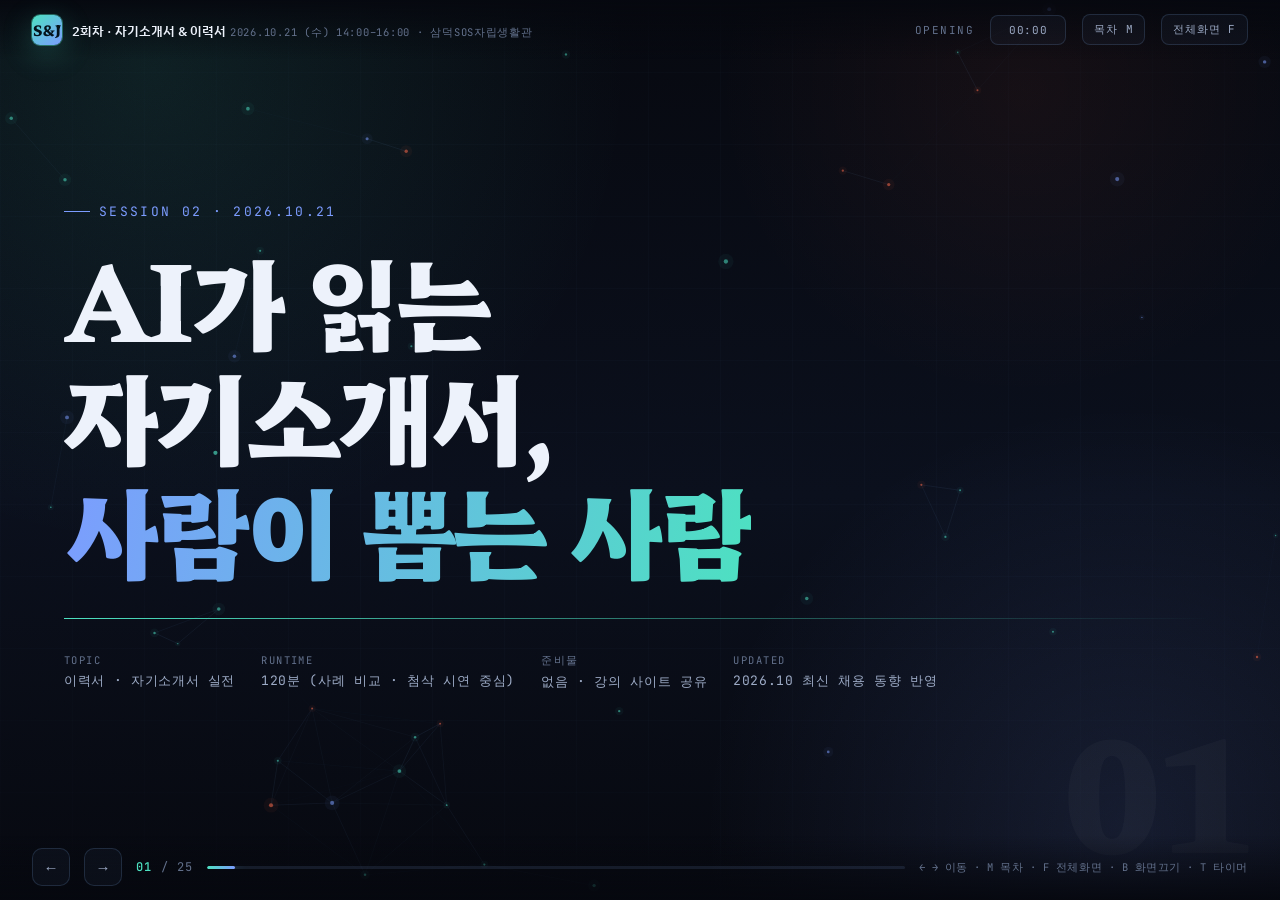
<file: session2.html>
<!DOCTYPE html>
<html lang="ko">
<head>
<meta charset="UTF-8">
<meta name="viewport" content="width=device-width, initial-scale=1">
<title>2회차 · 자기소개서 &amp; 이력서 — 삼덕SOS자립생활관 청년 역량강화</title>
<link rel="stylesheet" href="assets/style.css?v=20261014a">
</head>
<body>

<div class="bg-wash"></div>
<div class="bg-grid"></div>
<canvas id="neural"></canvas>
<div class="bg-grain"></div>

<header class="chrome-top">
  <a class="ct-brand" href="index.html" title="처음 화면으로">
    <div class="brand-mark">S&amp;J</div>
    <div>
      <b>2회차 · 자기소개서 &amp; 이력서</b>
      <span>2026.10.21 (수) 14:00–16:00 · 삼덕SOS자립생활관</span>
    </div>
  </a>
  <div class="ct-spacer"></div>
  <div class="ct-part" id="part"></div>
  <button class="ct-btn" id="timer" title="클릭 = 시작/정지, 더블클릭 = 초기화">00:00</button>
  <button class="ct-btn" id="btn-toc">목차 M</button>
  <button class="ct-btn" id="btn-full">전체화면 F</button>
</header>

<div class="slide-ghost" id="ghost">01</div>

<main class="deck">

<!-- 01 -->
<section class="slide slide--title is-active" data-title="타이틀 — 자기소개서 & 이력서" data-part="OPENING">
  <div class="slide-inner">
    <span class="kicker blue reveal">SESSION 02 · 2026.10.21</span>
    <h1 class="reveal">AI가 읽는<br>자기소개서,<br><span style="background:linear-gradient(100deg,var(--blue),var(--mint));-webkit-background-clip:text;background-clip:text;color:transparent;">사람이 뽑는 사람</span></h1>
    <div class="title-rule reveal"></div>
    <div class="title-meta reveal">
      <div><span>TOPIC</span>이력서 · 자기소개서 실전</div>
      <div><span>RUNTIME</span>120분 (사례 비교 · 첨삭 시연 중심)</div>
      <div><span>준비물</span>없음 · 강의 사이트 공유</div>
      <div><span>UPDATED</span>2026.10 최신 채용 동향 반영</div>
    </div>
  </div>
</section>

<!-- 02 -->
<section class="slide" data-title="지난 시간 복습 & 오늘의 목표" data-part="OPENING">
  <div class="slide-inner">
    <span class="kicker reveal">RECAP &amp; TODAY</span>
    <h2 class="reveal">지난 주 이야기, 한 번 짚고 갑니다</h2>
    <div class="two-col">
      <div class="reveal">
        <h3 style="margin-bottom:16px">지난 시간 핵심 3가지</h3>
        <ul class="bul">
          <li><strong>AI 리터러시는 4단계</strong> — 사용 / <span class="mk">지시</span> / <span class="mk">검증</span> / 설계. 기업이 보는 건 2~3단계입니다.</li>
          <li><strong>프롬프트 5칸 공식</strong> — 역할 · 맥락 · 요청 · 형식 · 제약. 마지막에 “모르면 물어봐”를 꼭 붙일 것.</li>
          <li><strong>AI는 자신 있게 틀린다</strong> — 숫자는 원문에서, 이름은 검색으로, 내 경험은 내가.</li>
        </ul>
        <div class="callout coral mt-m">
          <p>구직자 <strong class="ck">91%</strong>가 AI를 씁니다. 이제 AI를 쓰는 건 자랑이 아니라 기본입니다.
          오늘은 <span class="mk">“그 다음”</span>을 배웁니다.</p>
        </div>
      </div>
      <div class="reveal">
        <h3 style="margin-bottom:16px">오늘 두 시간의 구성</h3>
        <div class="steps" style="grid-template-columns:1fr">
          <div class="step"><div class="sn">1</div><h4>2026년, 서류전형에 무슨 일이</h4><p>25분 · 40년 만의 변화와 그 이유</p></div>
          <div class="step"><div class="sn">2</div><h4>이력서 — 경력이 없어도 쓸 게 있다</h4><p>30분 · 5블록 구조와 숫자 변환 공식</p></div>
          <div class="step"><div class="sn">3</div><h4>자기소개서 — 문항별 실전</h4><p>35분 · 나쁜 예 / 좋은 예 전문 비교</p></div>
          <div class="step"><div class="sn">4</div><h4>AI 활용 워크플로 + 첨삭 시연</h4><p>30분 · 프롬프트 5종 세트와 교정 규칙</p></div>
        </div>
      </div>
    </div>
  </div>
</section>

<!-- 03 PART 01 -->
<section class="slide slide--part" data-title="PART 01 — 2026, 자소서가 바뀌었다" data-part="PART 01">
  <div class="slide-inner">
    <div class="part-num reveal">01</div>
    <h1 class="reveal">40년 만에,<br>자기소개서가 바뀌고 있습니다</h1>
    <p class="part-desc lead reveal">1980년대 공채 문화가 자리 잡은 이후 40년 넘게 유지돼 온 자소서 문항들이
    <span class="ck">올해 빠르게 사라지고 있습니다.</span> 이유는 하나입니다.</p>
  </div>
</section>

<!-- 04 -->
<section class="slide" data-title="지금 서류전형에서 벌어지는 일" data-part="PART 01">
  <div class="slide-inner">
    <span class="kicker coral reveal">WHAT'S HAPPENING</span>
    <h2 class="reveal">지금 서류전형에서 벌어지는 일</h2>
    <div class="grid cols-3 reveal">
      <div class="card brk coral">
        <span class="c-tag">일본 · 소프트뱅크</span>
        <h3>자기소개서 제출 폐지</h3>
        <p>올해 1월부터 신입 채용에서 자기소개서를 아예 받지 않습니다.
        대신 지원자가 낸 <strong>1분짜리 영상</strong>을 AI로 검토합니다.</p>
      </div>
      <div class="card brk blue">
        <span class="c-tag">한국 · SK하이닉스</span>
        <h3>자소서 폐지 + 과제형 확대</h3>
        <p>올해 하반기 공채에서 <strong class="ck">자기소개서가 아예 사라졌습니다.</strong>
        그 자리를 <strong>‘AI 활용역량·직무전문성 기술 서식’</strong>이 대신하고,
        20–30분이던 면접은 <strong>반나절 심층면접</strong>으로 확대됐습니다.</p>
      </div>
      <div class="card brk amber">
        <span class="c-tag">공통 흐름</span>
        <h3>평가 축이 뒤로 이동</h3>
        <p>서류에서 걸러내던 방식에서 <strong>심층 면접·과제 평가</strong>로 중심이 옮겨가고 있습니다.
        <span class="small">→ 3회차 면접 강의가 더 중요해진 이유</span></p>
      </div>
    </div>
    <div class="callout coral mt-l reveal">
      <p class="q">왜 이런 일이 생겼을까요?</p>
      <p class="mt-s">구직자 <strong class="ck">91%</strong>가 AI를 쓰고, 지난해 제출된 자소서의
      <strong class="ck">64.4%</strong>가 생성형 AI로 작성된 것으로 추정됩니다.
      그러니 자소서만 봐서는 <strong>누가 누군지 구분이 안 됩니다.</strong>
      기업 입장에서 자소서는 변별력을 잃은 서류가 된 것입니다.</p>
    </div>
    <div class="srcline reveal">// 출처: 한국경제 · 네이트뉴스 · 전자신문 · 잡코리아 · 링커리어 (2025.12–2026.10)</div>
  </div>
</section>

<!-- 05 -->
<section class="slide" data-title="사라진 문항 / 남은 문항" data-part="PART 01">
  <div class="slide-inner">
    <span class="kicker reveal">OUT &amp; IN</span>
    <h2 class="reveal">무엇이 사라지고, 무엇이 남았나</h2>
    <table class="tbl reveal">
      <thead><tr><th style="width:38%">사라지는 문항 (스토리텔링형)</th><th style="width:38%">그 자리를 채우는 문항 (검증 가능형)</th><th>차이</th></tr></thead>
      <tbody>
        <tr>
          <td class="old">“살면서 가장 힘들었던 순간과 극복 경험을 서술하시오”</td>
          <td class="new">“최근 1년 내 완료한 프로젝트와 본인의 역할, 결과를 숫자로 쓰시오”</td>
          <td>느낌 → <strong>증거</strong></td>
        </tr>
        <tr>
          <td class="old">“본인의 성장 과정을 기술하시오”</td>
          <td class="new">“보유 자격증·수상 이력과 취득 시기를 기재하시오”</td>
          <td>서사 → <strong>사실</strong></td>
        </tr>
        <tr>
          <td class="old">“입사 후 포부를 자유롭게 서술하시오”</td>
          <td class="new">“입사 후 3개월간 수행할 업무 계획을 구체적으로 쓰시오”</td>
          <td>다짐 → <strong>계획</strong></td>
        </tr>
        <tr>
          <td class="old">“본인의 가치관에 대해 논하시오”</td>
          <td class="new">“AI 도구를 업무에 활용한 경험과 그 결과를 쓰시오”</td>
          <td>추상 → <strong>실행</strong></td>
        </tr>
      </tbody>
    </table>
    <div class="grid cols-2 mt-l">
      <div class="callout reveal">
        <p><strong>한 문장으로 정리하면</strong><br>
        기업은 이제 <span class="mk">“당신이 어떤 사람인지”</span>가 아니라
        <span class="mk">“당신이 무엇을 해냈는지”</span>를 묻습니다.</p>
      </div>
      <div class="callout amber reveal">
        <p><strong>이게 여러분에게 유리한 이유</strong><br>
        화려한 수식어를 쓰는 능력이 필요 없어졌습니다.
        <span class="ak">실제로 한 일을 정확히 적기만 하면 됩니다.</span>
        글솜씨 싸움이 아니라 <strong>기록 싸움</strong>이 됐습니다.</p>
      </div>
    </div>
  </div>
</section>

<!-- 06 -->
<section class="slide" data-title="AI를 써도 됩니다 — 다만 여기서 갈립니다" data-part="PART 01">
  <div class="slide-inner">
    <span class="kicker coral reveal">THE REAL LINE</span>
    <h2 class="reveal">AI를 써도 됩니다. <span class="ck">다만 여기서 갈립니다</span></h2>
    <div class="callout mt-s reveal" style="margin-bottom:22px">
      <p><strong>먼저 오해부터 풀고 가겠습니다.</strong> 채용담당자의 <strong class="ck">77%</strong>가
      “많은 지원서가 AI로 쓴 것 같다”고 답했습니다. 그런데 같은 조사에서
      <strong class="mk">76%는 “지원서 품질이 전반적으로 좋아졌다”</strong>고 답했습니다.<br>
      <span class="mk">AI를 썼다는 사실 자체는 감점이 아닙니다.</span> 들킬까 봐 걱정하실 필요 없습니다.
      <strong>진짜 위험은 따로 있습니다.</strong></p>
    </div>
    <div class="compare mt-m reveal">
      <div class="cmp bad">
        <div class="cmp-h"><span class="ic">!</span> 진짜 위험 두 가지</div>
        <div class="cmp-body">
          <strong>① 전부 비슷해집니다.</strong><br>
          AI가 품질을 올려준 만큼, <span class="ck">모두의 글이 서로 닮았습니다.</span>
          매끄러운 문장은 이제 변별력이 없습니다. 담당자는 <strong>구체적인 수치와 그 사람만의 이야기</strong>를 찾습니다.<br><br>
          <strong>② 면접에서 무너집니다.</strong><br>
          AI가 써준 멋진 문장에는 내가 겪지 않은 일이 섞여 있습니다.
          면접관이 “여기 쓰신 그 프로젝트, 어떤 역할이셨죠?”라고 묻는 순간
          <span class="ck">3초의 침묵</span>이 생깁니다. 그 3초가 탈락 사유입니다.
        </div>
      </div>
      <div class="cmp good">
        <div class="cmp-h"><span class="ic">✓</span> 안전한 방법</div>
        <div class="cmp-body">
          <strong>내 사실 → AI로 정리 → 내 말로 교정.</strong><br><br>
          순서를 절대 바꾸지 마세요.<br>
          AI에게 <em>먼저</em> 쓰게 하고 나중에 내 얘기를 끼워 넣으면 반드시 어색해집니다.<br><br>
          <span class="mk">자소서에 적힌 모든 문장에 대해, 면접에서 3분씩 말할 수 있어야 합니다.</span>
          그게 유일한 기준입니다.
        </div>
      </div>
    </div>
    <div class="callout mt-l reveal">
      <p class="q">오늘의 대원칙<br><span class="mk">AI로 ‘쓰지’ 말고, AI로 ‘설계’하십시오.</span></p>
    </div>
  </div>
</section>

<!-- 07 PART 02 -->
<section class="slide slide--part" data-title="PART 02 — 이력서" data-part="PART 02">
  <div class="slide-inner">
    <div class="part-num reveal">02</div>
    <h1 class="reveal">이력서 —<br>경력이 없어도 쓸 게 있습니다</h1>
    <p class="part-desc lead reveal">“쓸 게 없어요”라고 말하는 분이 많습니다.<br>
    대부분은 <span class="mk">쓸 게 없는 게 아니라, 쓰는 법을 배운 적이 없는 것</span>입니다.</p>
  </div>
</section>

<!-- 08 -->
<section class="slide" data-title="이력서 5블록 구조" data-part="PART 02">
  <div class="slide-inner">
    <span class="kicker reveal">STRUCTURE</span>
    <h2 class="reveal">경력 없는 사람의 이력서, <span class="mk">5블록</span></h2>
    <div class="steps reveal">
      <div class="step"><div class="sn">1</div><h4>인적사항</h4><p>이름 · 연락처 · 이메일 · 거주 지역(시/구까지만)<br><span class="small">사진은 요구할 때만</span></p></div>
      <div class="step"><div class="sn">2</div><h4>한 줄 소개</h4><p>내가 어떤 사람이고 어떤 일을 하려는지 <strong>한 문장</strong><br><span class="small">가장 중요한 칸</span></p></div>
      <div class="step"><div class="sn">3</div><h4>경험</h4><p>알바 · 봉사 · 실습 · 동아리 · 교육과정 전부<br><span class="small">최신순</span></p></div>
      <div class="step"><div class="sn">4</div><h4>자격 &amp; 기술</h4><p>자격증 · 수료증 · 다룰 수 있는 프로그램 · AI 도구<br><span class="small">취득일 명시</span></p></div>
      <div class="step"><div class="sn">5</div><h4>교육</h4><p>학력 + 직업훈련 · 온라인 수료 과정<br><span class="small">학력은 맨 아래로</span></p></div>
    </div>
    <div class="grid cols-2 mt-l">
      <div class="callout reveal">
        <p><strong>순서가 전략입니다.</strong> 학력이 강점이 아니라면 <span class="mk">맨 아래로 내리세요.</span>
        채용 담당자는 위에서부터 읽습니다. 가장 강한 카드를 두 번째 칸(한 줄 소개)에 놓으세요.</p>
      </div>
      <div class="callout amber reveal">
        <p><strong>분량</strong> — 신입은 <span class="ak">A4 한 장</span>입니다. 두 장 넘어가면 안 읽습니다.
        담당자 한 명이 하루에 수백 장을 봅니다. 한 장에 다 담는 것도 실력입니다.</p>
      </div>
    </div>
  </div>
</section>

<!-- 09 -->
<section class="slide" data-title="“쓸 게 없다”는 착각 — 함께 확인" data-part="PART 02 · 함께 보기">
  <div class="slide-inner">
    <span class="kicker amber reveal">TOGETHER · 8분</span>
    <h2 class="reveal">“쓸 게 없다”는 착각</h2>
    <p class="lead reveal">제가 하나씩 읽어드리겠습니다. <strong>해당되시면 손만 들어주세요.</strong>
    하나라도 손을 드셨다면, 이력서에 쓸 것이 있는 겁니다.</p>
    <div class="mt-m reveal">
      <div class="checklist">
        <button class="chk"><span class="box">✓</span><span class="txt">아르바이트를 <strong>3개월 이상</strong> 해본 적이 있다</span></button>
        <button class="chk"><span class="box">✓</span><span class="txt">돈을 세거나 정산하거나 <strong>재고를 확인</strong>해본 적이 있다</span></button>
        <button class="chk"><span class="box">✓</span><span class="txt">손님이나 이용자를 <strong>직접 응대</strong>해본 적이 있다</span></button>
        <button class="chk"><span class="box">✓</span><span class="txt">봉사활동·동아리·종교활동 등에서 <strong>맡은 역할</strong>이 있었다</span></button>
        <button class="chk"><span class="box">✓</span><span class="txt">자격증이 하나라도 있다 <span class="small">(운전면허 포함)</span></span></button>
        <button class="chk"><span class="box">✓</span><span class="txt">직업훈련·온라인 강의를 <strong>끝까지 수료</strong>한 적이 있다</span></button>
        <button class="chk"><span class="box">✓</span><span class="txt">엑셀·한글·포토샵 등 <strong>프로그램</strong>을 써본 적이 있다 <span class="small">(학교에서 배운 것 포함)</span></span></button>
        <button class="chk"><span class="box">✓</span><span class="txt">AI를 <strong>한 번이라도 써본</strong> 적이 있다 <span class="small">(지난주에 보신 것 포함)</span></span></button>
        <button class="chk"><span class="box">✓</span><span class="txt">혼자 <strong>살림을 꾸려본</strong> 적이 있다 <span class="small">— 예산 관리 경험입니다</span></span></button>
        <button class="chk"><span class="box">✓</span><span class="txt">힘든 시기를 <strong>버텨내고 오늘 여기 앉아 있다</strong></span></button>
      </div>
      <div class="chk-score">// 완료 0 / 10</div>
    </div>
    <div class="callout mt-m reveal">
      <p><strong>마지막 항목을 보세요.</strong> 그건 농담이 아닙니다.
      기업이 가장 뽑고 싶어 하는 사람은 <span class="mk">“오래 다닐 사람”</span>입니다.
      버텨본 경험은 자산이지 약점이 아닙니다. 다만 <strong>이력서에 쓰는 방법이 따로 있습니다.</strong> 잠시 뒤에 다룹니다.</p>
    </div>
  </div>
</section>

<!-- 10 -->
<section class="slide" data-title="경험을 숫자로 바꾸는 공식" data-part="PART 02">
  <div class="slide-inner">
    <span class="kicker reveal">THE CONVERSION</span>
    <h2 class="reveal">경험을 <span class="mk">숫자</span>로 바꾸는 공식</h2>
    <div class="two-col">
      <div class="reveal">
        <div class="card brk mint">
          <span class="c-tag">공식</span>
          <h3 style="font-family:var(--font-display);font-size:22px;line-height:1.6">
          [기간] 동안 [무엇을] 하여<br>[숫자]의 결과를 만들었다</h3>
          <p style="margin-top:14px">숫자로 쓸 수 있는 것들:<br>
          <strong>기간</strong>(개월·년) · <strong>횟수</strong>(일 몇 건) · <strong>인원</strong>(몇 명 응대) ·
          <strong>금액</strong>(정산 규모) · <strong>비율</strong>(% 감소/증가) · <strong>시간</strong>(몇 분 단축)</p>
        </div>
        <div class="callout amber mt-m">
          <p><strong>정확한 숫자를 모른다면?</strong><br>
          “하루 평균 약 <strong>50명</strong>” 처럼 <span class="ak">‘평균’ ‘약’</span>을 붙여 쓰세요.
          거짓말이 아니고, 면접에서도 그대로 말하면 됩니다. <strong>다만 절대 부풀리지 마세요.</strong>
          면접관은 20년 동안 부풀린 숫자만 봐온 사람들입니다.</p>
        </div>
      </div>
      <div class="reveal">
        <div class="compare" style="grid-template-columns:1fr">
          <div class="cmp bad">
            <div class="cmp-h"><span class="ic">✕</span> 이렇게 쓰면 안 읽힙니다</div>
            <div class="cmp-body">“카페에서 아르바이트를 하며 성실하게 근무하였고, 책임감 있게 맡은 일을 수행하였습니다.”</div>
            <div class="cmp-note">성실·책임감은 <strong>모든 지원자가 쓰는 단어</strong>입니다. 아무 정보가 없습니다.</div>
          </div>
          <div class="cmp good">
            <div class="cmp-h"><span class="ic">✓</span> 이렇게 씁니다</div>
            <div class="cmp-body">“<strong>14개월간</strong> 카페 마감 근무를 맡아 <strong>하루 평균 약 80건</strong>의 주문을 처리하고
            <strong>일일 정산(현금·카드) 100%</strong>를 마감 시간 내에 완료했습니다. 재고 발주 기록을 엑셀로 정리해
            <strong>월 재고 부족 발생을 3회에서 0회로</strong> 줄였습니다.”</div>
            <div class="cmp-note">같은 아르바이트입니다. <span class="mk">기록의 차이</span>일 뿐입니다.
            그리고 이 문장은 면접에서 3분간 말할 수 있는 내용입니다.</div>
          </div>
        </div>
      </div>
    </div>
  </div>
</section>

<!-- 11 -->
<section class="slide" data-title="이력서 문장 고치기 — 3쌍 비교" data-part="PART 02">
  <div class="slide-inner">
    <span class="kicker reveal">BEFORE / AFTER</span>
    <h2 class="reveal">이력서 문장, 이렇게 고칩니다</h2>
    <div class="reveal">
      <div class="tabs-nav">
        <button class="tab-btn on" data-tab="c1">① 한 줄 소개</button>
        <button class="tab-btn" data-tab="c2">② 아르바이트 경험</button>
        <button class="tab-btn" data-tab="c3">③ 자격 &amp; 기술</button>
      </div>

      <div class="tab-panel on" data-tab="c1">
        <div class="compare">
          <div class="cmp bad">
            <div class="cmp-h"><span class="ic">✕</span> BEFORE</div>
            <div class="cmp-body">“항상 배우려는 자세로 열심히 노력하는 성실한 인재입니다.”</div>
            <div class="cmp-note">이 문장을 빼도 이력서가 똑같습니다. 즉, <strong>정보량이 0</strong>입니다.</div>
          </div>
          <div class="cmp good">
            <div class="cmp-h"><span class="ic">✓</span> AFTER</div>
            <div class="cmp-body">“<strong>고객 응대와 정산 업무를 14개월간 맡아본</strong> 사무 지원 인력입니다.
            엑셀로 일일 데이터를 정리해왔고, <strong>AI 도구로 반복 문서 작업을 단축</strong>하는 방식을 익히고 있습니다.”</div>
            <div class="cmp-note">3초 안에 <strong>“이 사람은 무엇을 할 수 있는 사람인가”</strong>가 전달됩니다.</div>
          </div>
        </div>
      </div>

      <div class="tab-panel" data-tab="c2">
        <div class="compare">
          <div class="cmp bad">
            <div class="cmp-h"><span class="ic">✕</span> BEFORE</div>
            <div class="cmp-body">“○○편의점 (2024.03 ~ 2025.05) — 매장 관리 및 고객 응대”</div>
            <div class="cmp-note">직함만 있고 <strong>한 일이 없습니다.</strong> 담당자는 이걸로 판단할 수 없습니다.</div>
          </div>
          <div class="cmp good">
            <div class="cmp-h"><span class="ic">✓</span> AFTER</div>
            <div class="cmp-body">“○○편의점 · 야간 근무 (2024.03 ~ 2025.05, 15개월)<br>
            · <strong>일 평균 약 120명</strong> 고객 응대, 무단 결품 0건 유지<br>
            · <strong>발주·검수 전담</strong>, 발주 누락으로 인한 품절 <strong>월 4회 → 1회</strong>로 개선<br>
            · 신입 아르바이트 <strong>3명</strong> 업무 인수인계 담당”</div>
            <div class="cmp-note">세 줄이면 충분합니다. <span class="mk">한 일 / 숫자 / 개선</span> 순서로 씁니다.</div>
          </div>
        </div>
      </div>

      <div class="tab-panel" data-tab="c3">
        <div class="compare">
          <div class="cmp bad">
            <div class="cmp-h"><span class="ic">✕</span> BEFORE</div>
            <div class="cmp-body">“컴퓨터 활용 가능 / MS Office 능숙 / AI 관심 많음”</div>
            <div class="cmp-note">“능숙”, “관심 많음”은 <strong>검증할 수 없는 말</strong>입니다. 면접에서 반드시 되물어봅니다.</div>
          </div>
          <div class="cmp good">
            <div class="cmp-h"><span class="ic">✓</span> AFTER</div>
            <div class="cmp-body">
            · 컴퓨터활용능력 2급 (2025.08 취득)<br>
            · 엑셀 — <strong>VLOOKUP·피벗테이블</strong>로 월 정산표 작성 가능<br>
            · 한글 — 공문 양식 작성 가능<br>
            · <strong>AI 활용</strong> — 채용공고 분석·문서 초안 작성에 활용,
            <strong>주 3회 이상 사용 중</strong>. 결과물 예시 별도 제출 가능</div>
            <div class="cmp-note">마지막 줄이 핵심입니다. <span class="mk">“예시 제출 가능”</span>이 붙는 순간
            그 사람은 진짜로 쓰는 사람이 됩니다. <strong>그러니 정말로 준비해두세요.</strong></div>
          </div>
        </div>
      </div>
    </div>
  </div>
</section>

<!-- 12 -->
<section class="slide" data-title="이력서 실무 체크 — 파일명·형식" data-part="PART 02">
  <div class="slide-inner">
    <span class="kicker reveal">PRACTICAL</span>
    <h2 class="reveal">놓치면 손해 보는 실무 디테일</h2>
    <div class="grid cols-3 reveal">
      <div class="card brk mint">
        <span class="c-tag">01 · 파일명</span>
        <h3>이름을 넣으세요</h3>
        <p><span class="ck">이력서_최종_최종2.hwp</span> ✕<br>
        <span class="mk">이력서_홍길동_사무직.pdf</span> ✓<br><br>
        담당자 폴더에 이력서 200개가 쌓여 있습니다. 이름 없는 파일은 못 찾습니다.</p>
      </div>
      <div class="card brk blue">
        <span class="c-tag">02 · 파일 형식</span>
        <h3>PDF로 보내세요</h3>
        <p>한글·워드로 보내면 <strong>상대 컴퓨터에서 줄이 밀립니다.</strong>
        공고에서 특정 양식을 요구하지 않는 한 PDF가 안전합니다.
        <span class="small">(공고에 양식이 있으면 무조건 그 양식을 쓰세요)</span></p>
      </div>
      <div class="card brk amber">
        <span class="c-tag">03 · 이메일</span>
        <h3>주소와 제목</h3>
        <p>이메일 주소가 <span class="ck">cutie_angel_98@…</span> 이면 오늘 바꾸세요.<br>
        제목: <strong>[사무직 지원] 홍길동 이력서</strong><br>
        본문 없이 첨부만 보내면 감점입니다. 3–4줄이라도 쓰세요.</p>
      </div>
      <div class="card brk coral">
        <span class="c-tag">04 · 맞춤법</span>
        <h3>오타 하나가 탈락 사유</h3>
        <p>AI에게 <strong>“맞춤법과 띄어쓰기만 검사해줘. 내용은 바꾸지 마”</strong>라고 시키세요.
        문장을 고치라고 하면 AI 문체로 바뀌어버립니다.</p>
      </div>
      <div class="card brk">
        <span class="c-tag">05 · 연락처</span>
        <h3>받을 수 있는 번호인가</h3>
        <p>모르는 번호를 안 받는 습관이 있다면, 지원 기간에는 <strong>반드시 받으세요.</strong>
        두 번 전화해서 안 받으면 다음 사람에게 넘어갑니다. 부재중 확인 후 <strong>당일 회신</strong>.</p>
      </div>
      <div class="card brk">
        <span class="c-tag">06 · 마감</span>
        <h3>마감 3일 전 제출</h3>
        <p>마감일에 몰리면 대충 읽힙니다. 일찍 낸 이력서가 <strong>더 오래 읽힙니다.</strong>
        실제로 그렇습니다.</p>
      </div>
    </div>
  </div>
</section>

<!-- 13 PART 03 -->
<section class="slide slide--part" data-title="PART 03 — 자기소개서 실전" data-part="PART 03">
  <div class="slide-inner">
    <div class="part-num reveal">03</div>
    <h1 class="reveal">자기소개서 —<br>문항별 실전</h1>
    <p class="part-desc lead reveal">자소서가 줄어들고 있다고 해서 없어진 건 아닙니다.<br>
    <span class="mk">줄어든 만큼, 남은 문항 하나하나의 무게가 커졌습니다.</span></p>
  </div>
</section>

<!-- 14 -->
<section class="slide" data-title="자소서 4문항 공식" data-part="PART 03">
  <div class="slide-inner">
    <span class="kicker reveal">4 QUESTIONS</span>
    <h2 class="reveal">결국 묻는 건 <span class="mk">네 가지</span>입니다</h2>
    <p class="lead reveal">문항 표현은 회사마다 달라도, 실제로 알고 싶어 하는 건 항상 이 넷입니다.</p>
    <div class="acc mt-m reveal">
      <div class="acc-item open">
        <button class="acc-q"><span class="qn">Q1</span>왜 우리 회사인가 (지원동기)<span class="caret">▾</span></button>
        <div class="acc-a">
          진짜 질문은 <strong>“아무 데나 넣은 거 아니냐”</strong>입니다.<br>
          <span class="tagline">필수 3요소</span>
          ① 이 회사/기관에 대해 <strong>내가 확인한 사실 한 가지</strong> (홈페이지·기사·공고에서)<br>
          ② 그 사실이 <strong>내 경험이나 관심과 연결되는 지점</strong><br>
          ③ 그래서 내가 <strong>여기서 하고 싶은 구체적인 일</strong><br>
          <span class="tagline">절대 금지</span>
          “귀사의 비전에 깊이 공감하여” — 무슨 비전인지 안 쓰면 아무 회사에나 붙는 문장입니다.
        </div>
      </div>
      <div class="acc-item">
        <button class="acc-q"><span class="qn">Q2</span>무엇을 할 수 있는가 (강점·역량)<span class="caret">▾</span></button>
        <div class="acc-a">
          진짜 질문은 <strong>“뽑으면 바로 쓸 수 있느냐”</strong>입니다.<br>
          <span class="tagline">구조</span>
          강점 한 단어 → <strong>그 강점이 드러난 구체적 상황</strong> → 내가 한 행동 → 숫자로 된 결과<br>
          <span class="tagline">요령</span>
          강점은 <strong>딱 하나만</strong> 쓰세요. 세 개 쓰면 셋 다 안 남습니다.
          그리고 지원 직무에서 <strong>실제로 쓰이는 강점</strong>을 고르세요.
          사무직에 “체력이 좋습니다”는 연결이 안 됩니다.
        </div>
      </div>
      <div class="acc-item">
        <button class="acc-q"><span class="qn">Q3</span>사람들과 잘 지내는가 (협업·갈등)<span class="caret">▾</span></button>
        <div class="acc-a">
          진짜 질문은 <strong>“들어와서 문제 일으키지 않겠느냐”</strong>입니다. 중소기업일수록 이 질문의 비중이 큽니다.<br>
          <span class="tagline">구조</span>
          갈등 상황 → <strong>상대 입장을 이해하려 한 행동</strong> → 내가 먼저 한 양보나 제안 → 결과 → 배운 점<br>
          <span class="tagline">절대 금지</span>
          상대를 탓하는 서술. “그 사람이 비협조적이어서…”라고 쓰는 순간, 면접관은
          <strong>“이 사람도 우리 회사 와서 남 탓하겠구나”</strong>라고 읽습니다. 사실이 그렇더라도 쓰지 마세요.
        </div>
      </div>
      <div class="acc-item">
        <button class="acc-q"><span class="qn">Q4</span>오래 다닐 것인가 (입사 후 계획)<span class="caret">▾</span></button>
        <div class="acc-a">
          진짜 질문은 <strong>“6개월 만에 나가지 않겠느냐”</strong>입니다. 중소기업 채용의 최대 고민입니다.<br>
          <span class="tagline">구조</span>
          입사 후 <strong>3개월 / 1년 / 3년</strong> 단위로 나눠 쓰세요.<br>
          · 3개월 — 업무와 사람을 익히고, 맡은 일을 실수 없이<br>
          · 1년 — 혼자 처리할 수 있는 업무 범위를 넓히고 자격증 하나 추가<br>
          · 3년 — 후배에게 인수인계할 수 있는 수준<br>
          <span class="tagline">효과</span>
          이렇게 쓰면 <strong>“여기서 오래 그릴 그림이 있는 사람”</strong>으로 보입니다. 가장 강력한 한 수입니다.
        </div>
      </div>
    </div>
  </div>
</section>

<!-- 15 -->
<section class="slide" data-title="첫 문장 3초 법칙" data-part="PART 03">
  <div class="slide-inner">
    <span class="kicker coral reveal">THE FIRST 3 SECONDS</span>
    <h2 class="reveal">첫 문장에서 <span class="ck">3초</span> 만에 갈립니다</h2>
    <p class="lead reveal">제가 면접관으로 서류를 검토할 때, 한 장에 쓰는 시간은 평균 <strong>30초 남짓</strong>이었습니다.
    그 중 첫 문장이 <strong>계속 읽을지 말지</strong>를 결정했습니다.</p>
    <div class="grid cols-2 mt-m">
      <div class="reveal">
        <div class="cmp bad">
          <div class="cmp-h"><span class="ic">✕</span> 바로 넘겨지는 첫 문장</div>
          <div class="cmp-body" style="font-size:14px">
          · “저는 1999년 대구에서 1남 1녀 중 장남으로 태어나…”<br>
          · “귀사의 무궁한 발전을 기원하며 지원하게 되었습니다.”<br>
          · “어릴 적부터 꿈은…”<br>
          · “저는 성실하고 책임감이 강한 사람입니다.”<br>
          · “안녕하십니까. 지원자 ○○○입니다.”
          </div>
          <div class="cmp-note">공통점 — <strong>아무 정보가 없고, 전부가 똑같이 씁니다.</strong></div>
        </div>
      </div>
      <div class="reveal">
        <div class="cmp good">
          <div class="cmp-h"><span class="ic">✓</span> 계속 읽게 되는 5가지 패턴</div>
          <div class="cmp-body" style="font-size:14px">
          <strong>① 숫자로 시작</strong><br>“14개월간 야간 매장을 혼자 마감했습니다.”<br><br>
          <strong>② 결과로 시작</strong><br>“제가 맡은 뒤 재고 품절이 월 4회에서 1회로 줄었습니다.”<br><br>
          <strong>③ 회사에 대한 사실로 시작</strong><br>“귀 기관이 올해 시작한 청년 자립지원 사업을 보고 지원했습니다.”<br><br>
          <strong>④ 내가 할 수 있는 일로 시작</strong><br>“정산과 문서 정리, 두 가지는 첫날부터 맡을 수 있습니다.”<br><br>
          <strong>⑤ 짧은 장면으로 시작</strong><br>“새벽 두 시, 계산이 3,000원 맞지 않았습니다.”
          </div>
          <div class="cmp-note">⑤번은 강력하지만 위험합니다. <strong>두 문장 안에 반드시 결론</strong>으로 넘어가세요.</div>
        </div>
      </div>
    </div>
  </div>
</section>

<!-- 16 -->
<section class="slide" data-title="자기소개서 전문 비교 — 나쁜 예 / 좋은 예" data-part="PART 03">
  <div class="slide-inner">
    <span class="kicker reveal">FULL EXAMPLE</span>
    <h2 class="reveal">실제 자소서, 전문 비교</h2>
    <p class="small reveal" style="margin-bottom:18px">문항: “지원 동기와 입사 후 하고 싶은 일을 기술하시오” · 지원처: 지역 물류회사 사무직 · 지원자: 경력 없는 24세</p>
    <div class="reveal">
      <div class="tabs-nav">
        <button class="tab-btn on" data-tab="bad">✕ 나쁜 예</button>
        <button class="tab-btn" data-tab="good">✓ 좋은 예</button>
        <button class="tab-btn" data-tab="why">해설 — 무엇이 달랐나</button>
      </div>

      <div class="tab-panel on" data-tab="bad">
        <div class="cmp bad">
          <div class="cmp-h"><span class="ic">✕</span> 이 자소서는 서류에서 떨어집니다</div>
          <div class="cmp-body" style="font-size:14.5px">
          안녕하십니까. 지원자 ○○○입니다. 저는 어릴 적부터 성실함을 가장 큰 가치로 여기며 살아왔습니다.
          맡은 일은 끝까지 책임지는 자세로 임해왔으며, 어떤 어려움이 있어도 포기하지 않는 근성을 갖추고 있습니다.<br><br>
          귀사는 물류 업계에서 탄탄한 성장을 이어오고 있는 기업으로, 저는 귀사의 비전에 깊이 공감하여 지원하게 되었습니다.
          귀사의 일원이 되어 회사의 발전에 기여하고 싶습니다.<br><br>
          입사하게 된다면 빠르게 업무를 습득하여 회사에 보탬이 되는 인재가 되겠습니다.
          항상 배우는 자세로 최선을 다하겠습니다. 감사합니다.
          </div>
          <div class="cmp-note"><strong>문제 진단</strong> — 회사 이름만 바꾸면 <span class="ck">어느 회사에나 그대로 낼 수 있는 글</span>입니다.
          지원자에 대한 정보가 <strong>단 하나도</strong> 없습니다. 담당자는 8초 만에 넘깁니다.</div>
        </div>
      </div>

      <div class="tab-panel" data-tab="good">
        <div class="cmp good">
          <div class="cmp-h"><span class="ic">✓</span> 같은 사람, 같은 경험으로 다시 쓴 것</div>
          <div class="cmp-body" style="font-size:14.5px">
          <strong>14개월간 편의점 야간 발주와 검수를 혼자 맡았습니다.</strong> 처음엔 품절이 월 4회씩 났습니다.
          엑셀로 요일별 판매량을 기록하기 시작했고, 6개월 뒤 품절은 <strong>월 1회 이하</strong>로 줄었습니다.
          재고를 숫자로 보는 습관은 그때 생겼습니다.<br><br>
          귀사 채용공고에서 <strong>‘입출고 데이터 정리와 거래처 응대’</strong>가 주 업무라는 점을 보고 지원했습니다.
          제가 매장에서 하던 일이 규모만 커진 것이라고 생각했습니다. 홈페이지에서 귀사가 올해
          <strong>대구·경북 지역 배송망을 확대</strong>하고 있다는 내용을 확인했고, 물량이 늘어날수록
          기록을 정확히 남기는 사람이 필요해진다고 판단했습니다.<br><br>
          입사 후 <strong>3개월</strong> 안에 입출고 양식과 거래처 응대 절차를 익혀 실수 없이 처리하겠습니다.
          <strong>1년</strong> 안에는 물류관리사 자격을 취득하고, 반복되는 문서 작업은
          AI 도구로 양식화해 처리 시간을 줄여보고 싶습니다. 실제로 지난달부터 AI로 정산 문서 초안을 만드는 연습을 하고 있고,
          필요하시면 결과물을 보여드릴 수 있습니다.<br><br>
          <strong>3년</strong> 뒤에는 새로 들어온 직원에게 이 업무를 인수인계할 수 있는 사람이 되어 있겠습니다.
          </div>
          <div class="cmp-note">경험은 <strong>똑같이 편의점 아르바이트 하나</strong>입니다. 새로 만들어낸 사실은 없습니다.</div>
        </div>
      </div>

      <div class="tab-panel" data-tab="why">
        <div class="grid cols-2">
          <div class="card brk mint">
            <span class="c-tag">달라진 점 1</span>
            <h3>첫 문장에 숫자가 있다</h3>
            <p>“성실합니다” 대신 “14개월간 혼자 맡았습니다”. 읽는 사람이 <strong>장면을 떠올릴 수 있습니다.</strong></p>
          </div>
          <div class="card brk mint">
            <span class="c-tag">달라진 점 2</span>
            <h3>회사를 실제로 조사했다</h3>
            <p>공고의 <strong>업무 내용</strong>과 홈페이지의 <strong>사업 확대 소식</strong>을 인용했습니다.
            이것만으로 “아무 데나 넣은 사람”에서 벗어납니다.</p>
          </div>
          <div class="card brk mint">
            <span class="c-tag">달라진 점 3</span>
            <h3>내 경험과 직무를 연결했다</h3>
            <p>“매장에서 하던 일이 규모만 커진 것” — 경력이 없어도
            <strong>연결을 만들면 경험이 됩니다.</strong></p>
          </div>
          <div class="card brk mint">
            <span class="c-tag">달라진 점 4</span>
            <h3>3개월/1년/3년으로 나눴다</h3>
            <p>“최선을 다하겠습니다” 대신 구체적 계획. <strong>오래 다닐 사람</strong>으로 읽힙니다.</p>
          </div>
          <div class="card brk amber">
            <span class="c-tag">달라진 점 5 · 2026년 포인트</span>
            <h3>AI 활용을 결과물로 제시했다</h3>
            <p>“AI에 관심이 많습니다”가 아니라 <strong>“연습 중이고, 결과물을 보여드릴 수 있습니다”</strong>.
            이 한 줄이 91% 사이에서 튀어나오게 만듭니다.</p>
          </div>
          <div class="card brk coral">
            <span class="c-tag">가장 중요한 점</span>
            <h3>전부 면접에서 말할 수 있다</h3>
            <p>이 자소서에 적힌 모든 문장은 <strong>실제로 겪은 일</strong>입니다.
            그래서 면접에서 무너지지 않습니다. 이게 유일한 기준입니다.</p>
          </div>
        </div>
      </div>
    </div>
  </div>
</section>

<!-- 17 -->
<section class="slide" data-title="공백기·경력 없음, 어떻게 쓸까" data-part="PART 03">
  <div class="slide-inner">
    <span class="kicker amber reveal">SENSITIVE PART</span>
    <h2 class="reveal">공백기와 “경력 없음”, 어떻게 쓸까</h2>
    <p class="lead reveal">가장 많이 받는 질문입니다. 먼저 분명히 말씀드리면 —
    <strong>공백기가 있다는 사실 자체로 떨어지지는 않습니다.</strong> 떨어지는 건 <span class="ck">설명을 못 할 때</span>입니다.</p>
    <div class="grid cols-3 mt-m reveal">
      <div class="card brk coral">
        <span class="c-tag">하지 말 것 1</span>
        <h3>숨기기</h3>
        <p>날짜를 흐리게 쓰거나 비워두면 면접에서 <strong>반드시</strong> 물어봅니다.
        그때 당황하는 게 가장 나쁩니다. <strong>먼저 쓰고 먼저 설명하세요.</strong></p>
      </div>
      <div class="card brk coral">
        <span class="c-tag">하지 말 것 2</span>
        <h3>과하게 설명하기</h3>
        <p>개인사·가정사를 길게 쓸 필요 없습니다. <strong>두 문장이면 충분합니다.</strong>
        길어질수록 변명처럼 읽힙니다.</p>
      </div>
      <div class="card brk mint">
        <span class="c-tag">할 것</span>
        <h3>“그 기간에 한 것”으로 채우기</h3>
        <p>자격증 준비, 직업훈련, 아르바이트, 건강 회복, 가족 돌봄 —
        <strong>무엇이든 한 가지를 사실대로</strong> 적고 <strong>지금은 준비가 끝났다</strong>로 마무리합니다.</p>
      </div>
    </div>
    <div class="compare mt-l reveal">
      <div class="cmp bad">
        <div class="cmp-h"><span class="ic">✕</span> 이렇게 쓰면</div>
        <div class="cmp-body">“개인적인 사정으로 인해 한동안 취업 준비를 하지 못했습니다. 죄송하게 생각하며…”</div>
        <div class="cmp-note">사과할 일이 아닙니다. 사과로 시작하면 <strong>읽는 사람도 문제로 인식</strong>합니다.</div>
      </div>
      <div class="cmp good">
        <div class="cmp-h"><span class="ic">✓</span> 이렇게 씁니다</div>
        <div class="cmp-body">“2025년 상반기에는 생활 기반을 정리하는 데 시간을 썼습니다.
        그 기간에 <strong>컴퓨터활용능력 2급을 취득</strong>했고, 하반기부터는 주 4일 근무를 이어오며 근무 리듬을 회복했습니다.
        지금은 <strong>전일제 근무가 가능한 상태</strong>입니다.”</div>
        <div class="cmp-note">사실 + 그 기간의 성취 + <span class="mk">현재 상태 확인</span>. 이 세 박자면 끝납니다.</div>
      </div>
    </div>
    <div class="callout mt-m reveal">
      <p><strong>덧붙입니다.</strong> 혼자 생활을 꾸려본 경험, 스스로 결정하고 책임져본 경험은
      <span class="mk">많은 또래가 갖지 못한 자산</span>입니다. 다만 이력서에는 <strong>사적인 사정이 아니라
      그 과정에서 생긴 능력</strong>으로 적으세요. “예산을 직접 관리해왔습니다”, “스스로 일정을 세우고 지켜왔습니다” 처럼.</p>
    </div>
  </div>
</section>

<!-- 18 -->
<section class="slide" data-title="지원처별 포인트 — 복지관 / 중소기업" data-part="PART 03">
  <div class="slide-inner">
    <span class="kicker reveal">TARGETING</span>
    <h2 class="reveal">지원처가 다르면 <span class="mk">강조점도 달라집니다</span></h2>
    <div class="compare reveal">
      <div class="cmp good" style="border-color:rgba(124,156,255,.36);background:linear-gradient(160deg,rgba(124,156,255,.09),transparent)">
        <div class="cmp-h" style="color:var(--blue)"><span class="ic" style="background:var(--blue);color:#0A1430">복</span> 복지관 · 사회복지시설</div>
        <div class="cmp-body" style="font-size:14px">
        <strong>이들이 가장 두려워하는 것</strong><br>
        이용자에게 상처를 주는 직원, 그리고 6개월 만에 그만두는 직원.<br><br>
        <strong>그래서 봐야 할 것</strong><br>
        · <span class="bk">사람을 대해본 구체적 경험</span> (어르신·아동·손님 무엇이든)<br>
        · 감정적으로 힘든 상황에서 <strong>스스로를 관리한 방법</strong><br>
        · 이 분야에서 일하고 싶은 <strong>개인적이되 담백한 이유</strong><br>
        · 기록·문서 작업 능력 <span class="small">(복지 현장은 서류가 정말 많습니다)</span><br><br>
        <strong>쓰면 좋은 문장</strong><br>
        “힘든 시기에 도움을 받아본 경험이 있어, 그 자리에서 일하는 사람의 태도가
        얼마나 큰 차이를 만드는지 알고 있습니다.”
        </div>
        <div class="cmp-note">단, <strong>시혜적으로 쓰지 마세요.</strong>
        “불쌍한 분들을 돕고 싶다”는 이 분야에서 가장 경계하는 표현입니다.
        <span class="bk">‘돕는다’가 아니라 ‘함께 일한다’</span>로 쓰세요.</div>
      </div>
      <div class="cmp good" style="border-color:rgba(255,194,77,.36);background:linear-gradient(160deg,rgba(255,194,77,.09),transparent)">
        <div class="cmp-h" style="color:var(--amber)"><span class="ic" style="background:var(--amber);color:#2A1D02">중</span> 중소기업</div>
        <div class="cmp-body" style="font-size:14px">
        <strong>이들이 가장 두려워하는 것</strong><br>
        가르쳐놨더니 대기업 가버리는 직원, 그리고 시키는 일만 하는 직원.<br><br>
        <strong>그래서 봐야 할 것</strong><br>
        · <span class="ak">바로 투입 가능한가</span> (엑셀·문서·운전 등 당장 쓰는 기술)<br>
        · <strong>여러 일을 동시에</strong> 할 수 있는가 (중소기업은 업무 경계가 넓습니다)<br>
        · <strong>오래 다닐 사람인가</strong> — 지역 연고, 정착 의지가 큰 가점<br>
        · 스스로 찾아서 하는 사람인가<br><br>
        <strong>쓰면 좋은 문장</strong><br>
        “대구에 계속 거주할 계획이고, 이 지역에서 오래 일할 회사를 찾고 있습니다.”
        </div>
        <div class="cmp-note"><strong>지역 연고를 반드시 쓰세요.</strong> 중소기업 인사담당자에게
        “여기 계속 살 사람”이라는 정보는 <span class="ak">스펙보다 강력합니다.</span>
        이직률이 그들의 가장 큰 비용이기 때문입니다.</div>
      </div>
    </div>
    <div class="callout mt-m reveal">
      <p><strong>공통 팁</strong> — 자소서는 <span class="mk">하나를 써서 여러 곳에 내는 게 아닙니다.</span>
      본문 80%는 공통으로 두고, <strong>지원동기 문단과 마지막 문단만 매번 새로 쓰세요.</strong>
      이 20%가 합격률을 두 배로 만듭니다.</p>
    </div>
  </div>
</section>

<!-- 19 PART 04 -->
<section class="slide slide--part" data-title="PART 04 — AI 활용 워크플로" data-part="PART 04">
  <div class="slide-inner">
    <div class="part-num reveal">04</div>
    <h1 class="reveal">AI 활용 워크플로 —<br>순서를 지키면 안전합니다</h1>
    <p class="part-desc lead reveal">이제 도구를 씁니다. 다만 <span class="ck">순서를 지켜야</span> AI 냄새가 나지 않습니다.</p>
  </div>
</section>

<!-- 20 -->
<section class="slide" data-title="6단계 워크플로" data-part="PART 04">
  <div class="slide-inner">
    <span class="kicker reveal">THE WORKFLOW</span>
    <h2 class="reveal">서류 작성 <span class="mk">6단계</span></h2>
    <div class="steps reveal" style="grid-template-columns:repeat(auto-fit,minmax(175px,1fr))">
      <div class="step"><div class="sn">1</div><h4>내 사실 모으기</h4><p><strong>AI 없이</strong> 종이에 씁니다. 기간·역할·숫자. 이 단계를 건너뛰면 전부 망합니다.</p></div>
      <div class="step"><div class="sn">2</div><h4>공고 분석</h4><p>채용공고를 AI에 올리고 “이 직무가 원하는 사람의 조건 5가지”를 뽑습니다.</p></div>
      <div class="step"><div class="sn">3</div><h4>연결 찾기</h4><p>1번과 2번을 AI에 같이 주고 <strong>“겹치는 지점”</strong>을 찾게 합니다.</p></div>
      <div class="step"><div class="sn">4</div><h4>초안 받기</h4><p>연결점을 근거로 초안 작성. <strong>“내가 준 사실만 써”</strong>를 반드시 넣습니다.</p></div>
      <div class="step"><div class="sn">5</div><h4>내 말로 교정</h4><p>가장 중요. 문장을 소리 내어 읽고 <strong>내 입에 안 붙는 표현은 전부 교체</strong>합니다.</p></div>
      <div class="step"><div class="sn">6</div><h4>사실 검증</h4><p>숫자·회사명·날짜를 <strong>원문에서</strong> 다시 확인. 없던 일은 삭제.</p></div>
    </div>
    <div class="grid cols-2 mt-l">
      <div class="callout coral reveal">
        <p><strong>가장 많이 틀리는 지점</strong> — 1번을 건너뛰고 4번부터 시작하는 것.
        AI에게 먼저 쓰게 하면 <span class="ck">내 것이 아닌 이야기가 뼈대가 됩니다.</span>
        나중에 아무리 고쳐도 남의 옷을 입은 느낌이 사라지지 않습니다.</p>
      </div>
      <div class="callout reveal">
        <p><strong>5번에 시간을 가장 많이 쓰세요.</strong> 전체 작업 시간의 절반을 여기에 쓰는 게 맞습니다.
        <span class="mk">AI가 30분 만에 만든 초안을, 내가 1시간 들여 내 것으로 만드는 작업</span>입니다.</p>
      </div>
    </div>
  </div>
</section>

<!-- 21 -->
<section class="slide" data-title="언제든 다시 꺼내 쓰는 프롬프트 5종 세트" data-part="PART 04 · 활용법">
  <div class="slide-inner">
    <span class="kicker amber reveal">READY TO USE</span>
    <h2 class="reveal">그대로 복사해서 쓰는 프롬프트 <span class="ak">5종</span></h2>
    <p class="lead reveal">지금 받아 적지 마세요. <strong>이 다섯 장은 이 사이트에 그대로 남아 있습니다.</strong>
    나중에 컴퓨터 앞에 앉게 됐을 때 이 화면을 열고 <span class="ak">[복사] 버튼</span>만 누르면 됩니다.
    빈칸만 내 것으로 바꿔서 쓰시면 됩니다. 지금은 제가 하나씩 설명해 드리겠습니다.</p>
    <div class="reveal">
      <div class="tabs-nav">
        <button class="tab-btn on" data-tab="p1">① 공고 분석</button>
        <button class="tab-btn" data-tab="p2">② 경험 발굴</button>
        <button class="tab-btn" data-tab="p3">③ 초안 작성</button>
        <button class="tab-btn" data-tab="p4">④ 문체 교정</button>
        <button class="tab-btn" data-tab="p5">⑤ 면접 대비</button>
      </div>

      <div class="tab-panel on" data-tab="p1">
        <div class="prompt">
          <div class="p-h"><b>채용공고 분석 프롬프트</b><button class="copy-btn">복사</button></div>
<pre>아래는 내가 지원하려는 채용공고야. (공고 내용 붙여넣기)

이 공고를 읽고 다음을 정리해줘.
1. 이 회사가 이 자리에서 실제로 시키려는 일 5가지 (공고 문구 말고 실제 업무로)
2. 겉으로 안 썼지만 원하고 있을 조건 3가지
3. 지원자가 준비하면 가장 눈에 띌 것 2가지
4. 이 공고에서 확인할 수 없어서 내가 따로 조사해야 할 것

추측한 부분은 '[추정]'이라고 표시해줘.</pre>
        </div>
      </div>

      <div class="tab-panel" data-tab="p2">
        <div class="prompt">
          <div class="p-h"><b>경험 발굴 프롬프트</b><button class="copy-btn">복사</button></div>
<pre>나는 정규직 경력이 없어. 내가 해본 일은 이게 전부야.
(예: 편의점 야간 15개월, 카페 8개월, 요양원 봉사 20시간,
 컴퓨터활용능력 2급, 혼자 자취 3년)

이 경험들에서 아래 직무와 연결할 수 있는 지점을 찾아줘.
직무: (직무명 쓰기)

조건:
- 없는 경험을 만들어내지 마. 내가 쓴 것만 사용해.
- 각 연결마다 '어떻게 연결되는지' 한 문장으로 설명해줘.
- 내가 기억해내야 할 구체적 정보(숫자, 기간)가 있으면 질문으로 남겨줘.</pre>
        </div>
      </div>

      <div class="tab-panel" data-tab="p3">
        <div class="prompt">
          <div class="p-h"><b>자소서 초안 프롬프트</b><button class="copy-btn">복사</button></div>
<pre>너는 중소기업에서 10년간 신입을 뽑아온 인사 담당자야.

[내 사실] (위에서 정리한 경험을 숫자까지 포함해 붙여넣기)
[지원처] (회사명 / 직무 / 내가 조사한 회사 정보 1~2가지)
[문항] (자소서 문항 그대로 붙여넣기)

위 정보만 사용해서 초안을 써줘.

조건:
- 글자 수: (공고에 적힌 글자 수)
- 첫 문장은 숫자나 결과로 시작할 것
- '성실', '책임감', '열정', '최선을 다하겠습니다'는 쓰지 말 것
- 내가 주지 않은 사실은 절대 만들어내지 말 것
- 정보가 부족한 부분은 [확인 필요]라고 표시하고 나에게 질문해줘</pre>
        </div>
      </div>

      <div class="tab-panel" data-tab="p4">
        <div class="prompt">
          <div class="p-h"><b>AI 문체 빼기 프롬프트</b><button class="copy-btn">복사</button></div>
<pre>아래 글에서 'AI가 쓴 티'가 나는 부분을 찾아줘. (내 글 붙여넣기)

특히 이런 것들을 지적해줘.
- 지나치게 매끄럽고 균일한 문장 길이
- 과장된 형용사와 부사
- 실제 경험 없이 쓸 수 있는 추상적 표현
- '~을 통해', '~에 있어', '~라는 점에서' 같은 번역투
- 모든 문단이 같은 구조로 반복되는 부분

고쳐주지는 말고, 어디가 왜 어색한지만 표시해줘.
고치는 건 내가 직접 할게.</pre>
        </div>
        <div class="callout amber"><p><strong>마지막 두 줄이 핵심입니다.</strong> AI에게 고치라고 하면
        다시 AI 문체가 됩니다. <span class="ak">지적만 받고 고치는 건 내가</span> — 이게 교정 단계의 철칙입니다.</p></div>
      </div>

      <div class="tab-panel" data-tab="p5">
        <div class="prompt">
          <div class="p-h"><b>자소서 → 예상 질문 뽑기</b><button class="copy-btn">복사</button></div>
<pre>아래는 내가 제출할 자기소개서야. (전문 붙여넣기)

너는 이 사람을 면접할 면접관이야.
이 자소서를 읽고 던질 질문 10개를 만들어줘.

조건:
- 5개는 일반적인 확인 질문
- 5개는 '이 부분 사실인가?'를 검증하는 압박 질문
- 지원자가 가장 대답하기 곤란할 질문부터 순서대로

그리고 각 질문마다, 내 자소서의 어느 문장 때문에 그 질문이 나오는지 표시해줘.</pre>
        </div>
        <div class="callout"><p>나중에 이걸 돌려보시면 <strong>내 자소서의 약한 고리</strong>가 바로 드러납니다.
        대답 못 할 질문이 나온다면, 그 문장을 <span class="mk">제출 전에 고치세요.</span>
        지금은 제가 화면에서 결과를 보여드리겠습니다. <strong>내일 3회차가 바로 여기서 이어집니다.</strong></p></div>
      </div>
    </div>
  </div>
</section>

<!-- 22 -->
<section class="slide" data-title="AI 냄새 빼는 교정 규칙 5" data-part="PART 04">
  <div class="slide-inner">
    <span class="kicker coral reveal">DE-AI RULES</span>
    <h2 class="reveal">“AI가 썼네” 소리 안 듣는 <span class="ck">5가지 규칙</span></h2>
    <table class="tbl reveal">
      <thead><tr><th style="width:20%">규칙</th><th style="width:40%">AI가 쓰는 표현</th><th>이렇게 바꿉니다</th></tr></thead>
      <tbody>
        <tr>
          <td>① 번역투 제거</td>
          <td class="old">“~을 통해 성장할 수 있었습니다”<br>“~에 있어 중요한 것은”<br>“~라는 점에서 의미가 있습니다”</td>
          <td class="new">“~하면서 배웠습니다”<br>“~에서 중요한 건”<br>“그래서 중요했습니다”</td>
        </tr>
        <tr>
          <td>② 문장 길이 흔들기</td>
          <td class="old">모든 문장이 40~50자로 고르게 이어짐</td>
          <td class="new">긴 문장 뒤에 <strong>짧은 문장</strong>을 하나 넣습니다. 이렇게.</td>
        </tr>
        <tr>
          <td>③ 형용사 걷어내기</td>
          <td class="old">“진정한”, “값진”, “소중한”, “무한한”, “깊이 공감”</td>
          <td class="new">전부 삭제. 대신 <strong>그 감정이 생긴 상황</strong>을 한 줄 씁니다.</td>
        </tr>
        <tr>
          <td>④ 구체명사 넣기</td>
          <td class="old">“다양한 업무를 경험하며”</td>
          <td class="new">“발주·검수·정산 세 가지를 맡으며”</td>
        </tr>
        <tr>
          <td>⑤ 소리 내어 읽기</td>
          <td class="old">눈으로만 읽고 제출</td>
          <td class="new"><strong>입으로 읽어봅니다.</strong> 숨이 막히거나 어색한 문장이 곧 AI 문장입니다.</td>
        </tr>
      </tbody>
    </table>
    <div class="callout mt-l reveal">
      <p class="q">가장 확실한 검사법 —<br><span class="mk">“이 문장, 내가 친구한테 말로 할 수 있나?”</span></p>
      <p class="mt-s">말로 못 하는 문장은 면접에서도 못 합니다. 그럼 처음부터 쓰지 않는 게 맞습니다.</p>
    </div>
  </div>
</section>

<!-- 23 -->
<section class="slide" data-title="제출 전 최종 점검 체크리스트" data-part="PART 04">
  <div class="slide-inner">
    <span class="kicker reveal">FINAL CHECK</span>
    <h2 class="reveal">제출 버튼 누르기 전, 12가지</h2>
    <div class="mt-m reveal">
      <div class="checklist">
        <button class="chk"><span class="box">✓</span><span class="txt">파일명에 <strong>내 이름과 지원 직무</strong>가 들어 있다</span></button>
        <button class="chk"><span class="box">✓</span><span class="txt"><strong>회사 이름</strong>을 다른 회사 것으로 잘못 쓴 곳이 없다 <span class="small">— 가장 흔한 탈락 사유</span></span></button>
        <button class="chk"><span class="box">✓</span><span class="txt">첫 문장이 <strong>숫자·결과·회사 사실</strong> 중 하나로 시작한다</span></button>
        <button class="chk"><span class="box">✓</span><span class="txt">“성실·책임감·열정·최선” 네 단어가 <strong>한 번도 안 나온다</strong></span></button>
        <button class="chk"><span class="box">✓</span><span class="txt">모든 경험에 <strong>기간과 숫자</strong>가 붙어 있다</span></button>
        <button class="chk"><span class="box">✓</span><span class="txt">지원동기에 <strong>그 회사에서만 확인할 수 있는 사실</strong>이 하나 이상 있다</span></button>
        <button class="chk"><span class="box">✓</span><span class="txt">입사 후 계획이 <strong>3개월/1년/3년</strong>으로 나뉘어 있다</span></button>
        <button class="chk"><span class="box">✓</span><span class="txt">적힌 모든 문장에 대해 <strong>면접에서 3분씩 말할 수 있다</strong></span></button>
        <button class="chk"><span class="box">✓</span><span class="txt">소리 내어 <strong>끝까지 읽어봤다</strong></span></button>
        <button class="chk"><span class="box">✓</span><span class="txt">맞춤법 검사를 <strong>사람 눈으로</strong> 한 번 더 했다</span></button>
        <button class="chk"><span class="box">✓</span><span class="txt">PDF로 변환해서 <strong>줄이 안 밀렸는지</strong> 확인했다</span></button>
        <button class="chk"><span class="box">✓</span><span class="txt">제출 이메일 <strong>본문</strong>도 3~4줄 썼다</span></button>
      </div>
      <div class="chk-score">// 완료 0 / 12</div>
    </div>
  </div>
</section>

<!-- 24 -->
<section class="slide" data-title="[시연] 한 줄이 이력서가 되기까지" data-part="PART 04 · 시연">
  <div class="slide-inner">
    <span class="kicker amber reveal">LIVE DEMO · 20분</span>
    <h2 class="reveal">한 줄이 이력서가 되기까지, <span class="ak">화면에서 보여드리겠습니다</span></h2>
    <div class="two-col">
      <div class="reveal">
        <div class="steps" style="grid-template-columns:1fr">
          <div class="step"><div class="sn">0</div><h4>처음 말하는 방식</h4><p style="color:var(--ink-3)">“편의점에서 알바 좀 했어요.”<br><span class="small">— 여기서 시작합니다. 대부분 이렇게 말씀하십니다.</span></p></div>
          <div class="step"><div class="sn">1</div><h4>사실만 적기</h4><p>“○○편의점 야간 근무<br>2024.03 ~ 2025.05”<br><span class="small">AI를 켜기 전에 하는 일입니다.</span></p></div>
          <div class="step"><div class="sn">2</div><h4>숫자 붙이기</h4><p>“<strong>15개월</strong>, 일 평균 <strong>약 120명</strong> 응대,<br>발주·검수 전담, 품절 <strong>월 4회→1회</strong>”<br><span class="small">기억이 흐리면 ‘약’을 붙입니다.</span></p></div>
          <div class="step"><div class="sn">3</div><h4>AI에게 직무와 연결시키기</h4><p>②번 프롬프트를 넣으면 이 경험이 <strong>물류 사무직 언어</strong>로 번역돼 나옵니다.<br><span class="small">그 과정을 지금 화면에서 보여드립니다.</span></p></div>
          <div class="step"><div class="sn">4</div><h4>내 말로 되돌리기</h4><p>AI 문장을 <strong>소리 내어 읽고</strong> 입에 안 붙는 단어를 바꿉니다.<br><span class="small">여기가 전체 작업의 절반입니다.</span></p></div>
        </div>
      </div>
      <div class="reveal">
        <div class="callout">
          <p><strong>여러분의 경험으로 해보겠습니다.</strong> 한 분만 말씀해 주세요.
          <span class="mk">“무슨 일을 얼마나 해보셨는지”</span> 한 문장이면 충분합니다.
          적으실 필요 없이 말씀만 해주시면 제가 화면에서 단계별로 바꿔 보여드리겠습니다.</p>
          <p class="mt-s small">말씀하기 어려우시면 위의 편의점 예시로 진행하겠습니다. 부담 갖지 않으셔도 됩니다.</p>
        </div>
        <div class="callout amber mt-m">
          <p><strong>이 장의 5블록 구조는 이 사이트에 그대로 남아 있습니다.</strong>
          오늘 여기서 쓰지 않으셔도 됩니다. <span class="ak">나중에 혼자 계실 때 이 화면을 열어놓고 순서대로 채워보시면 됩니다.</span>
          채우신 것을 저에게 보내주시면 언제든 봐드리겠습니다.</p>
        </div>
        <div class="card brk mint mt-m">
          <span class="c-tag">참고 · 자립준비청년 지원 제도</span>
          <p style="font-size:13.5px;line-height:1.85">
          취업 준비 과정에서 활용할 수 있는 제도들입니다.<br><br>
          · <strong>자격증 취득비·직업훈련비</strong> 지원<br>
          · <strong>중소기업 취업 시 소득세 감면</strong><br>
          · 자립수당 · 자립정착금 · 의료비 지원<br>
          · 국민취업지원제도(고용노동부) 병행 가능<br><br>
          <span class="small" style="color:var(--amber) !important">※ 지원 내용과 금액은 지자체마다 다르고 <strong>매년 바뀝니다.</strong>
          신청 전 반드시 거주지 주민센터 또는 <strong>아동권리보장원(1577-1391)</strong>에 확인하세요.</span></p>
        </div>
      </div>
    </div>
  </div>
</section>

<!-- 25 -->
<section class="slide slide--end" data-title="마무리 & 다음 시간" data-part="CLOSING">
  <div class="slide-inner">
    <span class="kicker reveal">CLOSING</span>
    <div class="big reveal">좋은 자소서는<br>잘 쓴 글이 아니라,<br>사실이 많은 글입니다.</div>
    <p class="lead mt-m reveal" style="max-width:60ch">
      AI는 문장을 다듬어줄 뿐입니다. <strong>사실은 여러분만 가지고 있습니다.</strong><br>
      그래서 1단계(내 사실 모으기)를 건너뛰면 아무리 좋은 도구도 소용이 없습니다.
    </p>
    <div class="grid cols-2 mt-l reveal">
      <div class="card brk coral">
        <span class="c-tag">NEXT · 2026.10.22 (목) 14:00</span>
        <h3>3회차 — 면접, 이렇게 하면 붙습니다</h3>
        <p>20년간 면접관 자리에 앉아 있던 사람이, 합격자와 탈락자를 가른 진짜 차이를 말씀드립니다.
        AI 역량검사 대비법과 면접 답변 시연까지.</p>
      </div>
      <div class="card brk amber">
        <span class="c-tag">내일 오시기 전에 · 딱 하나만</span>
        <h3>가장 듣기 싫은 질문 하나를 떠올려 보세요</h3>
        <p>적어 오지 않으셔도 됩니다. <strong>머릿속에 하나만 담아 오세요.</strong><br>
        “경력이 왜 없냐”, “그동안 뭐 했냐” 같은,
        <strong class="ak">생각만 해도 답이 막히는 질문</strong> 하나면 됩니다.
        내일 그 질문들을 모아서 제가 답하는 법을 보여드리겠습니다.</p>
      </div>
    </div>
    <div class="callout mt-l reveal">
      <p><strong>내일은 바로 다음 날입니다.</strong> 준비하실 것은 아무것도 없습니다.
      몸만 오시면 됩니다.</p>
    </div>
  </div>
</section>

</main>

<footer class="chrome-bot">
  <button class="nav-btn" id="btn-prev" title="이전 (←)">←</button>
  <button class="nav-btn" id="btn-next" title="다음 (→)">→</button>
  <div class="counter"><b id="cur">01</b> / <span id="tot">00</span></div>
  <div class="progress-wrap"><div class="progress-bar" id="bar"></div></div>
  <div class="hint">← → 이동 · M 목차 · F 전체화면 · B 화면끄기 · T 타이머</div>
</footer>

<div class="overlay" id="overlay">
  <h4>목차 · Session 02 Contents</h4>
  <div class="toc" id="toc"></div>
</div>
<div class="blackout" id="blackout"></div>

<script src="assets/deck.js?v=20261014a"></script>
</body>
</html>
</file>
<file: assets/style.css>
/* =========================================================
   S&J희망나눔 × 삼덕SOS자립생활관
   청년 AI·취업 역량강화 강의 슬라이드 시스템
   Design: deep-indigo / mint / coral  ·  editorial-tech
   ========================================================= */

@import url('https://fonts.googleapis.com/css2?family=Hahmlet:wght@500;600;700;800;900&family=IBM+Plex+Sans+KR:wght@300;400;500;600;700&family=JetBrains+Mono:wght@400;500;700&display=swap');

:root{
  --bg:        #06080F;
  --bg-2:      #0A0F1C;
  --bg-3:      #0F1626;
  --panel:     rgba(140,180,255,.045);
  --panel-2:   rgba(140,180,255,.075);
  --line:      rgba(125,165,225,.18);
  --line-2:    rgba(125,165,225,.34);

  --ink:       #EDF2FB;
  --ink-2:     #9DABC6;
  --ink-3:     #63718C;

  --mint:      #4DE1C1;
  --mint-dim:  rgba(77,225,193,.14);
  --coral:     #FF6B4A;
  --coral-dim: rgba(255,107,74,.14);
  --blue:      #7C9CFF;
  --blue-dim:  rgba(124,156,255,.14);
  --amber:     #FFC24D;
  --amber-dim: rgba(255,194,77,.14);

  --font-display: 'Hahmlet', 'IBM Plex Sans KR', serif;
  --font-body:    'IBM Plex Sans KR', system-ui, sans-serif;
  --font-mono:    'JetBrains Mono', ui-monospace, monospace;

  --r-sm: 6px;
  --r:    12px;
  --r-lg: 20px;

  --ease: cubic-bezier(.22,.8,.28,1);
}

*,*::before,*::after{ box-sizing:border-box; }

html,body{ height:100%; }

body{
  margin:0;
  background:var(--bg);
  color:var(--ink);
  font-family:var(--font-body);
  font-weight:400;
  -webkit-font-smoothing:antialiased;
  text-rendering:optimizeLegibility;
  overflow:hidden;
}
body.is-scrollable{ overflow:auto; }

::selection{ background:var(--mint); color:#04121A; }

/* ---------- 배경 레이어 ---------- */
#neural{
  position:fixed; inset:0; width:100%; height:100%;
  z-index:0; pointer-events:none; opacity:.85;
}
.bg-wash{
  position:fixed; inset:0; z-index:0; pointer-events:none;
  background:
    radial-gradient(60vw 60vw at 12% 8%,  rgba(77,225,193,.10), transparent 62%),
    radial-gradient(55vw 55vw at 88% 92%, rgba(124,156,255,.12), transparent 60%),
    radial-gradient(40vw 40vw at 80% 10%, rgba(255,107,74,.06),  transparent 60%),
    linear-gradient(180deg, var(--bg) 0%, var(--bg-2) 55%, var(--bg) 100%);
}
.bg-grid{
  position:fixed; inset:0; z-index:0; pointer-events:none; opacity:.4;
  background-image:
    linear-gradient(rgba(125,165,225,.055) 1px, transparent 1px),
    linear-gradient(90deg, rgba(125,165,225,.055) 1px, transparent 1px);
  background-size:72px 72px;
  mask-image:radial-gradient(ellipse 120% 90% at 50% 45%, #000 35%, transparent 88%);
}
.bg-grain{
  position:fixed; inset:-50%; z-index:1; pointer-events:none; opacity:.22;
  background-image:url("data:image/svg+xml,%3Csvg xmlns='http://www.w3.org/2000/svg' width='220' height='220'%3E%3Cfilter id='n'%3E%3CfeTurbulence type='fractalNoise' baseFrequency='.85' numOctaves='3'/%3E%3C/filter%3E%3Crect width='100%25' height='100%25' filter='url(%23n)' opacity='.5'/%3E%3C/svg%3E");
  animation:grainShift 6s steps(6) infinite;
  mix-blend-mode:overlay;
}
@keyframes grainShift{
  0%{transform:translate(0,0)} 20%{transform:translate(-3%,2%)}
  40%{transform:translate(2%,-3%)} 60%{transform:translate(-2%,-2%)}
  80%{transform:translate(3%,1%)} 100%{transform:translate(0,0)}
}

/* =========================================================
   1. 허브(index) 페이지
   ========================================================= */
.hub{
  position:relative; z-index:2;
  min-height:100%;
  padding:clamp(28px,4vw,64px) clamp(20px,5vw,80px) 90px;
  max-width:1360px; margin:0 auto;
}

.hub-top{
  display:flex; align-items:center; justify-content:space-between;
  gap:20px; flex-wrap:wrap;
  padding-bottom:22px; border-bottom:1px solid var(--line);
}
.brand{ display:flex; align-items:center; gap:14px; }
.brand-mark{
  width:42px; height:42px; border-radius:11px; flex:none;
  background:linear-gradient(140deg, var(--mint), var(--blue));
  display:grid; place-items:center;
  font-family:var(--font-display); font-weight:800; font-size:19px; color:#04121A;
  box-shadow:0 0 0 1px rgba(77,225,193,.4), 0 8px 30px rgba(77,225,193,.25);
}
.brand-text b{ display:block; font-size:15px; letter-spacing:-.01em; font-weight:600; }
.brand-text span{ display:block; font-family:var(--font-mono); font-size:11px; color:var(--ink-3); letter-spacing:.08em; margin-top:2px; }
.hub-meta{ font-family:var(--font-mono); font-size:11.5px; color:var(--ink-3); letter-spacing:.06em; text-align:right; line-height:1.7; }

/* 히어로 */
.hero{ padding:clamp(48px,8vw,110px) 0 clamp(36px,5vw,64px); position:relative; }
.hero-kicker{
  display:inline-flex; align-items:center; gap:10px;
  font-family:var(--font-mono); font-size:12px; letter-spacing:.16em;
  color:var(--mint); text-transform:uppercase;
  padding:7px 14px; border:1px solid rgba(77,225,193,.35); border-radius:100px;
  background:var(--mint-dim);
}
.hero-kicker .dot{ width:6px; height:6px; border-radius:50%; background:var(--mint); animation:pulse 1.8s infinite; }
@keyframes pulse{ 0%,100%{opacity:1; box-shadow:0 0 0 0 rgba(77,225,193,.6)} 50%{opacity:.5; box-shadow:0 0 0 7px rgba(77,225,193,0)} }

.hero h1{
  font-family:var(--font-display); font-weight:800;
  font-size:clamp(40px,7.4vw,92px); line-height:1.08; letter-spacing:-.035em;
  margin:26px 0 0;
}
.hero h1 .accent{
  background:linear-gradient(100deg,var(--mint) 10%,var(--blue) 55%,var(--coral) 95%);
  -webkit-background-clip:text; background-clip:text; color:transparent;
}
.hero h1 .outline{
  color:transparent; -webkit-text-stroke:1.5px var(--line-2);
}
.hero p.hero-sub{
  margin:26px 0 0; max-width:62ch;
  font-size:clamp(15px,1.55vw,19px); line-height:1.85; color:var(--ink-2); font-weight:300;
}
.hero-tags{ display:flex; flex-wrap:wrap; gap:9px; margin-top:30px; }

/* 회차 카드 */
.session-grid{
  display:grid; gap:20px; margin-top:20px;
  grid-template-columns:repeat(auto-fit,minmax(310px,1fr));
}
.s-card{
  position:relative; display:block; text-decoration:none; color:inherit;
  border:1px solid var(--line); border-radius:var(--r-lg);
  background:linear-gradient(165deg, rgba(140,180,255,.07), rgba(140,180,255,.015));
  padding:30px 28px 26px; overflow:hidden;
  transition:transform .5s var(--ease), border-color .4s, box-shadow .5s;
}
.s-card::before{
  content:''; position:absolute; inset:0;
  background:radial-gradient(90% 70% at 50% -10%, var(--_glow,rgba(77,225,193,.20)), transparent 70%);
  opacity:0; transition:opacity .5s;
}
.s-card:hover{ transform:translateY(-7px); border-color:var(--line-2); box-shadow:0 26px 60px -22px rgba(0,0,0,.85); }
.s-card:hover::before{ opacity:1; }
.s-card[data-accent="mint"]{ --_glow:rgba(77,225,193,.22); --_c:var(--mint); }
.s-card[data-accent="blue"]{ --_glow:rgba(124,156,255,.24); --_c:var(--blue); }
.s-card[data-accent="coral"]{ --_glow:rgba(255,107,74,.20); --_c:var(--coral); }

.s-card > *{ position:relative; }
.s-num{
  font-family:var(--font-display); font-weight:900; font-size:64px; line-height:.85;
  color:transparent; -webkit-text-stroke:1.4px var(--_c); opacity:.55;
}
.s-date{ font-family:var(--font-mono); font-size:12px; color:var(--_c); letter-spacing:.07em; margin-top:16px; }
.s-card h3{ font-family:var(--font-display); font-weight:700; font-size:26px; letter-spacing:-.025em; margin:10px 0 12px; }
.s-card p{ color:var(--ink-2); font-size:14.5px; line-height:1.75; font-weight:300; margin:0 0 20px; }
.s-topics{ list-style:none; padding:0; margin:0 0 24px; display:flex; flex-direction:column; gap:7px; }
.s-topics li{ font-size:13px; color:var(--ink-2); padding-left:16px; position:relative; }
.s-topics li::before{ content:''; position:absolute; left:0; top:8px; width:5px; height:5px; border-radius:50%; background:var(--_c); }
.s-go{
  display:inline-flex; align-items:center; gap:9px;
  font-family:var(--font-mono); font-size:12.5px; letter-spacing:.09em; color:var(--_c);
  border-top:1px solid var(--line); padding-top:18px; width:100%;
}
.s-card:hover .s-go .arw{ transform:translateX(6px); }
.s-go .arw{ transition:transform .35s var(--ease); }

/* 강사 프로필 */
.profile{
  margin-top:74px; border:1px solid var(--line); border-radius:var(--r-lg);
  background:linear-gradient(150deg, rgba(124,156,255,.08), rgba(77,225,193,.03) 60%, transparent);
  padding:clamp(28px,4vw,48px); position:relative; overflow:hidden;
}
.profile::after{
  content:'PROFILE'; position:absolute; right:-14px; bottom:-30px;
  font-family:var(--font-display); font-weight:900; font-size:clamp(70px,11vw,150px);
  color:rgba(255,255,255,.022); letter-spacing:-.04em; pointer-events:none;
}
.profile-head{ display:flex; align-items:flex-end; gap:20px; flex-wrap:wrap; margin-bottom:28px; }
.profile-head h2{ font-family:var(--font-display); font-weight:800; font-size:clamp(28px,3.6vw,42px); margin:0; letter-spacing:-.03em; }
.profile-role{ font-family:var(--font-mono); font-size:12px; color:var(--mint); letter-spacing:.1em; }
.career{ display:grid; gap:14px; grid-template-columns:repeat(auto-fit,minmax(270px,1fr)); position:relative; }
.career-item{
  border-left:2px solid var(--line-2); padding:4px 0 4px 16px;
}
.career-item b{ display:block; font-size:14.5px; font-weight:600; letter-spacing:-.01em; }
.career-item span{ display:block; font-size:12.5px; color:var(--ink-3); margin-top:5px; font-family:var(--font-mono); }
.career-item.hl{ border-left-color:var(--mint); }
.career-item.hl b{ color:var(--mint); }

.hub-foot{
  margin-top:70px; padding-top:24px; border-top:1px solid var(--line);
  display:flex; justify-content:space-between; gap:16px; flex-wrap:wrap;
  font-family:var(--font-mono); font-size:11.5px; color:var(--ink-3); letter-spacing:.05em;
}

/* 등장 애니메이션(허브) */
.rise{ opacity:0; transform:translateY(26px); animation:rise .9s var(--ease) forwards; animation-delay:calc(var(--i,0)*.09s + .1s); }
@keyframes rise{ to{ opacity:1; transform:none; } }

/* =========================================================
   2. 공통 UI 조각
   ========================================================= */
.chip{
  display:inline-flex; align-items:center; gap:7px;
  font-family:var(--font-mono); font-size:11.5px; letter-spacing:.06em;
  padding:6px 12px; border-radius:100px;
  border:1px solid var(--line); background:var(--panel); color:var(--ink-2);
}
.chip.mint{ color:var(--mint); border-color:rgba(77,225,193,.35); background:var(--mint-dim); }
.chip.coral{ color:var(--coral); border-color:rgba(255,107,74,.35); background:var(--coral-dim); }
.chip.blue{ color:var(--blue); border-color:rgba(124,156,255,.35); background:var(--blue-dim); }
.chip.amber{ color:var(--amber); border-color:rgba(255,194,77,.35); background:var(--amber-dim); }

/* =========================================================
   3. 덱(슬라이드) 화면
   ========================================================= */
.deck{ position:fixed; inset:0; z-index:2; }

.slide{
  position:absolute; inset:0;
  display:none; place-items:center;
  padding:74px clamp(22px,5vw,88px) 88px;
  overflow-y:auto; overflow-x:hidden;
}
.slide.is-active{ display:grid; }
.slide-inner{ width:100%; max-width:1180px; margin:auto; }

/* 슬라이드 내부 요소 순차 등장 */
.slide.is-active .reveal{
  opacity:0; transform:translateY(22px);
  animation:rise .72s var(--ease) forwards;
  animation-delay:calc(var(--i,0)*.075s + .06s);
}
@media (prefers-reduced-motion:reduce){
  .slide.is-active .reveal, .rise{ animation:none !important; opacity:1 !important; transform:none !important; }
  .bg-grain{ animation:none; }
}

/* ---- 상단/하단 크롬 ---- */
.chrome-top{
  position:fixed; top:0; left:0; right:0; z-index:40;
  display:flex; align-items:center; gap:16px;
  padding:14px clamp(16px,3vw,32px);
  background:linear-gradient(180deg, rgba(6,8,15,.94), rgba(6,8,15,0));
  pointer-events:none;
}
.chrome-top > *{ pointer-events:auto; }
.ct-brand{ display:flex; align-items:center; gap:10px; text-decoration:none; color:var(--ink-2); }
.ct-brand .brand-mark{ width:30px; height:30px; border-radius:8px; font-size:14px; }
.ct-brand b{ font-size:13px; font-weight:600; color:var(--ink); }
.ct-brand span{ font-family:var(--font-mono); font-size:10.5px; color:var(--ink-3); letter-spacing:.07em; }
.ct-spacer{ flex:1; }
.ct-part{
  font-family:var(--font-mono); font-size:11px; letter-spacing:.14em; color:var(--ink-3);
  text-transform:uppercase; white-space:nowrap;
  max-width:36vw; overflow:hidden; text-overflow:ellipsis;
}
.ct-btn{
  font-family:var(--font-mono); font-size:11px; letter-spacing:.07em;
  color:var(--ink-2); background:var(--panel); border:1px solid var(--line);
  border-radius:8px; padding:7px 11px; cursor:pointer; white-space:nowrap;
  transition:.25s;
}
.ct-btn:hover{ color:var(--mint); border-color:rgba(77,225,193,.45); background:var(--mint-dim); }
.ct-btn.on{ color:var(--mint); border-color:rgba(77,225,193,.5); background:var(--mint-dim); }
#timer{ min-width:76px; text-align:center; font-variant-numeric:tabular-nums; }

.chrome-bot{
  position:fixed; left:0; right:0; bottom:0; z-index:40;
  display:flex; align-items:center; gap:14px;
  padding:12px clamp(16px,3vw,32px) 14px;
  background:linear-gradient(0deg, rgba(6,8,15,.94), rgba(6,8,15,0));
  pointer-events:none;
}
.chrome-bot > *{ pointer-events:auto; }
.nav-btn{
  width:38px; height:38px; border-radius:10px; cursor:pointer;
  border:1px solid var(--line); background:var(--panel); color:var(--ink-2);
  display:grid; place-items:center; font-size:15px; transition:.25s;
}
.nav-btn:hover{ color:var(--mint); border-color:rgba(77,225,193,.45); transform:translateY(-2px); }
.counter{
  font-family:var(--font-mono); font-size:12px; color:var(--ink-3); letter-spacing:.1em;
  font-variant-numeric:tabular-nums; white-space:nowrap;
}
.counter b{ color:var(--mint); font-weight:500; }
.progress-wrap{ flex:1; height:3px; background:rgba(125,165,225,.13); border-radius:3px; overflow:hidden; }
.progress-bar{
  height:100%; width:0%; border-radius:3px;
  background:linear-gradient(90deg,var(--mint),var(--blue));
  box-shadow:0 0 14px rgba(77,225,193,.6);
  transition:width .45s var(--ease);
}
.hint{ font-family:var(--font-mono); font-size:10.5px; color:var(--ink-3); letter-spacing:.05em; }
@media (max-width:820px){ .hint{ display:none; } }

/* 워터마크 슬라이드 번호 */
.slide-ghost{
  position:fixed; right:clamp(10px,2.4vw,34px); bottom:52px; z-index:3;
  font-family:var(--font-display); font-weight:900; font-size:clamp(60px,12vw,150px);
  line-height:.8; color:rgba(255,255,255,.028); pointer-events:none; letter-spacing:-.05em;
  font-variant-numeric:tabular-nums;
}

/* ---- 목차 오버레이 ---- */
.overlay{
  position:fixed; inset:0; z-index:60; display:none;
  background:rgba(4,6,12,.93); backdrop-filter:blur(14px);
  padding:clamp(20px,4vw,52px); overflow-y:auto;
}
.overlay.open{ display:block; animation:fadeIn .3s var(--ease); }
@keyframes fadeIn{ from{opacity:0} to{opacity:1} }
.overlay h4{
  font-family:var(--font-mono); font-size:12px; letter-spacing:.2em; color:var(--mint);
  text-transform:uppercase; margin:0 0 22px;
}
.toc{ display:grid; gap:9px; grid-template-columns:repeat(auto-fill,minmax(285px,1fr)); }
.toc-item{
  display:flex; gap:12px; align-items:flex-start; text-align:left;
  border:1px solid var(--line); background:var(--panel); color:var(--ink-2);
  border-radius:10px; padding:12px 14px; cursor:pointer; font-family:var(--font-body);
  font-size:13.5px; line-height:1.5; transition:.22s;
}
.toc-item:hover{ border-color:var(--line-2); color:var(--ink); background:var(--panel-2); transform:translateX(3px); }
.toc-item.cur{ border-color:rgba(77,225,193,.55); color:var(--mint); background:var(--mint-dim); }
.toc-item i{ font-family:var(--font-mono); font-style:normal; font-size:11px; color:var(--ink-3); flex:none; padding-top:2px; }

/* 블랙아웃 */
.blackout{ position:fixed; inset:0; background:#000; z-index:80; display:none; }
.blackout.on{ display:block; }

/* =========================================================
   4. 슬라이드 콘텐츠 타이포 & 컴포넌트
   ========================================================= */
.kicker{
  display:inline-flex; align-items:center; gap:9px;
  font-family:var(--font-mono); font-size:clamp(11px,1.05vw,13px); letter-spacing:.18em;
  color:var(--mint); text-transform:uppercase; margin-bottom:20px;
}
.kicker::before{ content:''; width:26px; height:1px; background:var(--mint); }
.kicker.coral{ color:var(--coral); } .kicker.coral::before{ background:var(--coral); }
.kicker.blue{ color:var(--blue); }  .kicker.blue::before{ background:var(--blue); }
.kicker.amber{ color:var(--amber); }.kicker.amber::before{ background:var(--amber); }

.slide h1{
  font-family:var(--font-display); font-weight:800;
  font-size:clamp(34px,5.4vw,70px); line-height:1.12; letter-spacing:-.035em; margin:0;
}
.slide h2{
  font-family:var(--font-display); font-weight:700;
  font-size:clamp(27px,3.7vw,48px); line-height:1.22; letter-spacing:-.03em; margin:0 0 22px;
}
.slide h3{
  font-family:var(--font-body); font-weight:600;
  font-size:clamp(17px,1.75vw,22px); line-height:1.4; letter-spacing:-.015em; margin:0 0 10px;
}
.slide p{ font-size:clamp(14px,1.35vw,17px); line-height:1.85; color:var(--ink-2); font-weight:300; margin:0 0 14px; }
.lead{ font-size:clamp(15.5px,1.6vw,20px) !important; color:var(--ink) !important; font-weight:300; line-height:1.8 !important; }
.slide strong, .slide b{ color:var(--ink); font-weight:600; }
.mk{ color:var(--mint); font-weight:500; }
.ck{ color:var(--coral); font-weight:500; }
.bk{ color:var(--blue); font-weight:500; }
.ak{ color:var(--amber); font-weight:500; }
.hl-u{ background:linear-gradient(transparent 62%, rgba(77,225,193,.28) 0); padding:0 2px; }

.slide ul.bul{ list-style:none; padding:0; margin:0; display:flex; flex-direction:column; gap:12px; }
.slide ul.bul > li{
  position:relative; padding-left:24px;
  font-size:clamp(14px,1.35vw,17px); line-height:1.7; color:var(--ink-2); font-weight:300;
}
.slide ul.bul > li::before{
  content:''; position:absolute; left:2px; top:.62em;
  width:7px; height:7px; border-radius:2px; background:var(--mint); transform:rotate(45deg);
}
.slide ul.bul.coral > li::before{ background:var(--coral); }
.slide ul.bul.blue > li::before{ background:var(--blue); }

/* 타이틀 슬라이드 */
.slide--title .slide-inner{ text-align:left; }
.slide--title h1{ font-size:clamp(40px,8vw,104px); }
.title-rule{ height:1px; background:linear-gradient(90deg,var(--mint),transparent); margin:34px 0; }
.title-meta{ display:flex; gap:26px; flex-wrap:wrap; font-family:var(--font-mono); font-size:13px; color:var(--ink-2); letter-spacing:.05em; }
.title-meta div span{ display:block; color:var(--ink-3); font-size:10.5px; letter-spacing:.14em; margin-bottom:5px; text-transform:uppercase; }

/* 파트 구분 슬라이드 */
.slide--part{ background:radial-gradient(70% 60% at 50% 50%, rgba(77,225,193,.07), transparent 70%); }
.slide--part .part-num{
  font-family:var(--font-display); font-weight:900; font-size:clamp(90px,19vw,240px);
  line-height:.78; letter-spacing:-.05em;
  color:transparent; -webkit-text-stroke:1.6px var(--line-2);
  position:relative;
}
.slide--part h1{ margin-top:12px; }
.slide--part .part-desc{ margin-top:22px; max-width:56ch; }

/* 카드 그리드 */
.grid{ display:grid; gap:16px; }
.cols-2{ grid-template-columns:repeat(auto-fit,minmax(280px,1fr)); }
.cols-3{ grid-template-columns:repeat(auto-fit,minmax(230px,1fr)); }
.cols-4{ grid-template-columns:repeat(auto-fit,minmax(185px,1fr)); }

.card{
  position:relative; border:1px solid var(--line); border-radius:var(--r);
  background:linear-gradient(160deg, rgba(140,180,255,.06), rgba(140,180,255,.012));
  padding:22px 22px 20px; transition:.35s var(--ease);
}
.card:hover{ border-color:var(--line-2); transform:translateY(-3px); }
.card .c-tag{ font-family:var(--font-mono); font-size:10.5px; letter-spacing:.13em; color:var(--mint); text-transform:uppercase; margin-bottom:12px; display:block; }
.card p{ margin:0; font-size:14px; line-height:1.72; }
.card.mint{ border-color:rgba(77,225,193,.3); background:linear-gradient(160deg, rgba(77,225,193,.10), transparent); }
.card.coral{ border-color:rgba(255,107,74,.3); background:linear-gradient(160deg, rgba(255,107,74,.10), transparent); }
.card.coral .c-tag{ color:var(--coral); }
.card.blue{ border-color:rgba(124,156,255,.3); background:linear-gradient(160deg, rgba(124,156,255,.10), transparent); }
.card.blue .c-tag{ color:var(--blue); }
.card.amber{ border-color:rgba(255,194,77,.3); background:linear-gradient(160deg, rgba(255,194,77,.10), transparent); }
.card.amber .c-tag{ color:var(--amber); }

/* 코너 브래킷 장식 */
.card.brk::before, .card.brk::after{
  content:''; position:absolute; width:12px; height:12px; border:1px solid var(--line-2);
}
.card.brk::before{ top:-1px; left:-1px; border-right:0; border-bottom:0; }
.card.brk::after{ bottom:-1px; right:-1px; border-left:0; border-top:0; }

/* 숫자 강조 */
.stat{ text-align:left; }
.stat .num{
  font-family:var(--font-display); font-weight:800; letter-spacing:-.04em;
  font-size:clamp(38px,5.6vw,68px); line-height:1; color:var(--mint);
  font-variant-numeric:tabular-nums;
}
.stat.coral .num{ color:var(--coral); }
.stat.blue .num{ color:var(--blue); }
.stat.amber .num{ color:var(--amber); }
.stat .lab{ font-size:13.5px; color:var(--ink-2); margin-top:12px; line-height:1.6; font-weight:300; }
.stat .src{ font-family:var(--font-mono); font-size:10px; color:var(--ink-3); margin-top:8px; letter-spacing:.04em; }

/* 타임라인 */
.timeline{ position:relative; padding-left:26px; }
.timeline::before{ content:''; position:absolute; left:6px; top:6px; bottom:6px; width:1px; background:linear-gradient(180deg,var(--mint),var(--blue),transparent); }
.tl-item{ position:relative; padding-bottom:22px; }
.tl-item:last-child{ padding-bottom:0; }
.tl-item::before{
  content:''; position:absolute; left:-24px; top:7px; width:9px; height:9px; border-radius:50%;
  background:var(--bg); border:2px solid var(--mint);
}
.tl-item.now::before{ background:var(--coral); border-color:var(--coral); box-shadow:0 0 0 5px rgba(255,107,74,.18); }
.tl-date{ font-family:var(--font-mono); font-size:11.5px; color:var(--mint); letter-spacing:.08em; }
.tl-item.now .tl-date{ color:var(--coral); }
.tl-title{ font-size:15.5px; font-weight:600; margin:5px 0 4px; }
.tl-desc{ font-size:13.5px; color:var(--ink-2); line-height:1.7; font-weight:300; }

/* 비교(나쁜예/좋은예) */
.compare{ display:grid; gap:16px; grid-template-columns:repeat(auto-fit,minmax(290px,1fr)); }
.cmp{
  border-radius:var(--r); padding:22px; border:1px solid var(--line); position:relative;
}
.cmp.bad{ border-color:rgba(255,107,74,.36); background:linear-gradient(160deg, rgba(255,107,74,.09), transparent); }
.cmp.good{ border-color:rgba(77,225,193,.36); background:linear-gradient(160deg, rgba(77,225,193,.09), transparent); }
.cmp-h{ display:flex; align-items:center; gap:9px; font-family:var(--font-mono); font-size:11.5px; letter-spacing:.12em; text-transform:uppercase; margin-bottom:14px; }
.cmp.bad .cmp-h{ color:var(--coral); } .cmp.good .cmp-h{ color:var(--mint); }
.cmp-h .ic{ width:19px; height:19px; border-radius:50%; display:grid; place-items:center; font-size:11px; }
.cmp.bad .ic{ background:var(--coral); color:#2A0A02; }
.cmp.good .ic{ background:var(--mint); color:#04231C; }
.cmp-body{ font-size:14.5px; line-height:1.85; color:var(--ink); font-weight:300; }
.cmp-body em{ color:var(--ink-3); font-style:normal; }
.cmp-note{ margin-top:14px; padding-top:13px; border-top:1px dashed var(--line); font-size:12.5px; color:var(--ink-2); line-height:1.65; }

/* 콜아웃 */
.callout{
  border-left:3px solid var(--mint); border-radius:0 var(--r) var(--r) 0;
  background:linear-gradient(90deg, rgba(77,225,193,.10), transparent 75%);
  padding:20px 24px; margin:6px 0;
}
.callout.coral{ border-left-color:var(--coral); background:linear-gradient(90deg, rgba(255,107,74,.10), transparent 75%); }
.callout.amber{ border-left-color:var(--amber); background:linear-gradient(90deg, rgba(255,194,77,.10), transparent 75%); }
.callout p:last-child{ margin-bottom:0; }
.callout .q{ font-family:var(--font-display); font-weight:700; font-size:clamp(18px,2.2vw,27px); line-height:1.5; letter-spacing:-.02em; color:var(--ink); }

/* 표 */
.tbl{ width:100%; border-collapse:collapse; font-size:14px; }
.tbl th, .tbl td{ text-align:left; padding:13px 14px; border-bottom:1px solid var(--line); vertical-align:top; line-height:1.65; }
.tbl th{ font-family:var(--font-mono); font-size:11px; letter-spacing:.11em; color:var(--ink-3); text-transform:uppercase; font-weight:500; }
.tbl td{ color:var(--ink-2); font-weight:300; }
.tbl td:first-child{ color:var(--ink); font-weight:500; }
.tbl tr:hover td{ background:rgba(140,180,255,.035); }
.tbl .old{ color:var(--ink-3); }
.tbl .new{ color:var(--mint); }

/* 아코디언 */
.acc{ display:flex; flex-direction:column; gap:9px; }
.acc-item{ border:1px solid var(--line); border-radius:var(--r); background:var(--panel); overflow:hidden; transition:.3s; }
.acc-item.open{ border-color:rgba(77,225,193,.42); background:var(--mint-dim); }
.acc-q{
  width:100%; text-align:left; cursor:pointer; background:none; border:0; color:var(--ink);
  font-family:var(--font-body); font-size:15px; font-weight:500; padding:16px 18px;
  display:flex; align-items:center; gap:13px; line-height:1.5;
}
.acc-q .qn{ font-family:var(--font-mono); font-size:11px; color:var(--mint); flex:none; }
.acc-q .caret{ margin-left:auto; color:var(--ink-3); transition:transform .3s var(--ease); flex:none; }
.acc-item.open .caret{ transform:rotate(180deg); color:var(--mint); }
.acc-a{ display:none; padding:0 18px 18px 46px; font-size:14px; line-height:1.85; color:var(--ink-2); font-weight:300; }
.acc-item.open .acc-a{ display:block; animation:fadeIn .3s var(--ease); }
.acc-a .tagline{ font-family:var(--font-mono); font-size:10.5px; color:var(--mint); letter-spacing:.1em; display:block; margin:14px 0 6px; text-transform:uppercase; }

/* 탭 */
.tabs-nav{ display:flex; gap:8px; flex-wrap:wrap; margin-bottom:20px; }
.tab-btn{
  font-family:var(--font-mono); font-size:12px; letter-spacing:.06em; cursor:pointer;
  padding:9px 15px; border-radius:100px; border:1px solid var(--line);
  background:var(--panel); color:var(--ink-2); transition:.25s;
}
.tab-btn:hover{ color:var(--ink); border-color:var(--line-2); }
.tab-btn.on{ background:var(--mint); border-color:var(--mint); color:#04231C; font-weight:700; }
.tab-panel{ display:none; }
.tab-panel.on{ display:block; animation:fadeIn .35s var(--ease); }

/* 체크리스트 */
.checklist{ display:flex; flex-direction:column; gap:8px; }
.chk{
  display:flex; align-items:flex-start; gap:13px; cursor:pointer;
  border:1px solid var(--line); border-radius:10px; background:var(--panel);
  padding:13px 16px; transition:.25s; text-align:left; font-family:var(--font-body);
  color:var(--ink-2); font-size:14.5px; line-height:1.6; font-weight:300;
}
.chk:hover{ border-color:var(--line-2); }
.chk .box{
  width:19px; height:19px; border-radius:5px; border:1.5px solid var(--line-2);
  flex:none; display:grid; place-items:center; font-size:11px; color:transparent; transition:.22s; margin-top:1px;
}
.chk.done{ border-color:rgba(77,225,193,.45); background:var(--mint-dim); color:var(--ink); }
.chk.done .box{ background:var(--mint); border-color:var(--mint); color:#04231C; }
.chk.done .txt{ text-decoration:line-through; text-decoration-color:rgba(77,225,193,.55); }
.chk-score{ font-family:var(--font-mono); font-size:12.5px; color:var(--mint); letter-spacing:.07em; margin-top:16px; }

/* 프롬프트 박스 */
.prompt{
  position:relative; border:1px solid var(--line); border-radius:var(--r);
  background:rgba(4,8,18,.6); padding:18px 18px 16px; margin-bottom:12px;
}
.prompt .p-h{ display:flex; align-items:center; gap:10px; margin-bottom:12px; }
.prompt .p-h b{ font-family:var(--font-mono); font-size:11px; letter-spacing:.1em; color:var(--mint); text-transform:uppercase; font-weight:500; }
.copy-btn{
  margin-left:auto; font-family:var(--font-mono); font-size:10.5px; letter-spacing:.06em;
  border:1px solid var(--line); background:var(--panel); color:var(--ink-2);
  padding:5px 10px; border-radius:6px; cursor:pointer; transition:.22s;
}
.copy-btn:hover{ color:var(--mint); border-color:rgba(77,225,193,.45); }
.copy-btn.ok{ background:var(--mint); border-color:var(--mint); color:#04231C; }
.prompt pre{
  margin:0; font-family:var(--font-mono); font-size:12.5px; line-height:1.85;
  color:var(--ink); white-space:pre-wrap; word-break:break-word;
}
.prompt pre .v{ color:var(--amber); }

/* 프롬프트 빌더 */
.builder{ display:grid; gap:14px; grid-template-columns:1fr 1fr; align-items:start; }
@media (max-width:860px){ .builder{ grid-template-columns:1fr; } }
.builder-fields{ display:flex; flex-direction:column; gap:11px; }
.bf label{ font-family:var(--font-mono); font-size:10.5px; letter-spacing:.11em; color:var(--mint); text-transform:uppercase; display:block; margin-bottom:6px; }
.bf input, .bf select, .bf textarea{
  width:100%; font-family:var(--font-body); font-size:14px; color:var(--ink);
  background:rgba(4,8,18,.65); border:1px solid var(--line); border-radius:9px;
  padding:11px 13px; outline:none; transition:.22s;
}
.bf input:focus, .bf select:focus, .bf textarea:focus{ border-color:var(--mint); box-shadow:0 0 0 3px rgba(77,225,193,.14); }
.bf select option{ background:#0A0F1C; }
.builder-out{
  border:1px solid rgba(77,225,193,.3); border-radius:var(--r);
  background:linear-gradient(160deg, rgba(77,225,193,.07), transparent);
  padding:18px; min-height:100%;
}
.builder-out .oh{ font-family:var(--font-mono); font-size:10.5px; letter-spacing:.11em; color:var(--mint); text-transform:uppercase; margin-bottom:12px; display:flex; align-items:center; gap:8px; }
.builder-out pre{ margin:0; font-family:var(--font-mono); font-size:12.5px; line-height:1.9; color:var(--ink); white-space:pre-wrap; word-break:break-word; }

/* 룰렛(모의면접 질문 뽑기) */
.roulette{ text-align:center; }
.roul-box{
  border:1px solid rgba(124,156,255,.35); border-radius:var(--r-lg);
  background:linear-gradient(160deg, rgba(124,156,255,.10), transparent);
  padding:clamp(26px,4.4vw,52px); min-height:190px;
  display:grid; place-items:center; position:relative; overflow:hidden;
}
.roul-box::before{
  content:''; position:absolute; inset:0;
  background:linear-gradient(90deg,transparent,rgba(124,156,255,.18),transparent);
  transform:translateX(-100%);
}
.roul-box.spin::before{ animation:sweep .5s linear infinite; }
@keyframes sweep{ to{ transform:translateX(100%); } }
.roul-q{
  font-family:var(--font-display); font-weight:700; letter-spacing:-.025em;
  font-size:clamp(20px,3.1vw,38px); line-height:1.45; color:var(--ink); position:relative;
}
.roul-cat{ font-family:var(--font-mono); font-size:11px; letter-spacing:.14em; color:var(--blue); text-transform:uppercase; margin-bottom:14px; display:block; }
.btn-lg{
  margin-top:20px; font-family:var(--font-mono); font-size:13px; letter-spacing:.1em;
  padding:13px 28px; border-radius:100px; cursor:pointer;
  border:1px solid var(--mint); background:var(--mint); color:#04231C; font-weight:700;
  transition:.25s;
}
.btn-lg:hover{ transform:translateY(-2px); box-shadow:0 12px 34px -10px rgba(77,225,193,.6); }
.btn-ghost{
  margin-top:20px; margin-left:8px; font-family:var(--font-mono); font-size:13px; letter-spacing:.1em;
  padding:13px 24px; border-radius:100px; cursor:pointer;
  border:1px solid var(--line-2); background:transparent; color:var(--ink-2); transition:.25s;
}
.btn-ghost:hover{ color:var(--ink); border-color:var(--ink-3); }

/* 호흡 훈련 */
.breathe-wrap{ display:grid; place-items:center; gap:22px; padding:10px 0; }
.breathe{
  width:clamp(140px,20vw,220px); aspect-ratio:1; border-radius:50%;
  border:1.5px solid rgba(77,225,193,.45);
  background:radial-gradient(circle at 50% 50%, rgba(77,225,193,.20), transparent 68%);
  display:grid; place-items:center;
  font-family:var(--font-mono); font-size:14px; letter-spacing:.14em; color:var(--mint);
  transition:transform 4s ease-in-out;
}
.breathe.run{ animation:breathe 16s ease-in-out infinite; }
@keyframes breathe{
  0%,100%{ transform:scale(.72); }
  25%{ transform:scale(1.1); }
  50%{ transform:scale(1.1); }
  75%{ transform:scale(.72); }
}

/* 투표(손들기) 바 */
.poll{ display:flex; flex-direction:column; gap:12px; }
.poll-row{ cursor:pointer; user-select:none; border-radius:10px; padding:4px 8px; margin:-4px -8px; transition:background .2s; }
.poll-row:hover{ background:rgba(140,180,255,.055); }
.poll-row .pl{ display:flex; justify-content:space-between; align-items:baseline; gap:14px; font-size:14.5px; margin-bottom:7px; color:var(--ink-2); }
.poll-row .pl b{
  font-family:var(--font-mono); font-size:15px; font-weight:700; color:var(--mint);
  font-variant-numeric:tabular-nums; white-space:nowrap; min-width:58px; text-align:right;
}
.poll-row .pl b.zero{ color:var(--ink-3); font-weight:400; }
.poll-track{ height:9px; border-radius:9px; background:rgba(125,165,225,.12); overflow:hidden; }
.poll-fill{ height:100%; width:0; border-radius:9px; background:linear-gradient(90deg,var(--mint),var(--blue)); transition:width .45s var(--ease); }
.poll-help{
  font-family:var(--font-mono); font-size:11.5px; color:var(--ink-3); letter-spacing:.04em;
  border:1px dashed var(--line); border-radius:9px; padding:9px 13px; margin-top:16px; line-height:1.8;
}
.poll-help b{ color:var(--mint); font-weight:500; }

/* 스텝(워크플로) */
.steps{ display:grid; gap:12px; grid-template-columns:repeat(auto-fit,minmax(168px,1fr)); }
.step{
  border:1px solid var(--line); border-radius:var(--r); padding:18px 16px;
  background:linear-gradient(170deg, rgba(140,180,255,.06), transparent); position:relative;
}
.step .sn{
  font-family:var(--font-mono); font-size:11px; color:var(--bg); background:var(--mint);
  width:23px; height:23px; border-radius:6px; display:grid; place-items:center; font-weight:700; margin-bottom:12px;
}
.step h4{ margin:0 0 7px; font-size:15px; font-weight:600; letter-spacing:-.01em; }
.step p{ margin:0; font-size:12.8px; line-height:1.68; }

/* 강사 스토리 인용 */
.quote{
  border:1px solid var(--line); border-left:3px solid var(--amber); border-radius:0 var(--r) var(--r) 0;
  background:linear-gradient(100deg, rgba(255,194,77,.08), transparent 70%);
  padding:26px 28px; position:relative;
}
.quote .qm{ font-family:var(--font-display); font-size:52px; line-height:.5; color:var(--amber); opacity:.45; display:block; margin-bottom:16px; }
.quote p{ font-family:var(--font-display); font-weight:500; font-size:clamp(16px,2vw,24px); line-height:1.62; color:var(--ink); letter-spacing:-.02em; margin:0; }
.quote .who{ font-family:var(--font-mono); font-size:11.5px; color:var(--amber); letter-spacing:.09em; margin-top:18px; display:block; }

/* 마지막 슬라이드 */
.slide--end .big{
  font-family:var(--font-display); font-weight:800; letter-spacing:-.04em;
  font-size:clamp(34px,6.4vw,84px); line-height:1.16;
  background:linear-gradient(100deg,var(--mint),var(--blue) 55%,var(--coral));
  -webkit-background-clip:text; background-clip:text; color:transparent;
}

/* 유틸 */
.mt-s{ margin-top:12px; } .mt-m{ margin-top:22px; } .mt-l{ margin-top:34px; }
.mb-m{ margin-bottom:22px; }
.center{ text-align:center; }
.small{ font-size:12.5px !important; color:var(--ink-3) !important; line-height:1.7; }
.srcline{ font-family:var(--font-mono); font-size:10.5px; color:var(--ink-3); letter-spacing:.04em; margin-top:18px; }
.two-col{ display:grid; gap:clamp(20px,3.4vw,46px); grid-template-columns:1fr 1fr; align-items:center; }
@media (max-width:900px){ .two-col{ grid-template-columns:1fr; } }

/* 모바일 — 교육생이 휴대폰으로 보는 화면 */
@media (max-width:760px){
  .slide{ padding:72px 18px 74px; }
  .chrome-top .ct-part{ display:none; }
  .slide-ghost{ display:none; }

  /* 상단 바가 여러 줄로 늘어나 본문을 덮지 않도록 한 줄로 고정한다 */
  .chrome-top{ padding:10px 14px; flex-wrap:nowrap; }
  .ct-brand{ min-width:0; flex:1; }
  .ct-brand > div:last-child{ min-width:0; }
  .ct-brand b{
    font-size:12px; display:block;
    white-space:nowrap; overflow:hidden; text-overflow:ellipsis;
  }
  .ct-brand span{ display:none; }          /* 일시·장소 줄은 숨김 */
  #timer{ display:none; }                   /* 타이머는 강사용이므로 숨김 */
  .ct-btn{ padding:6px 9px; font-size:10.5px; }

  /* 하단 바도 좁은 화면에 맞춤 */
  .chrome-bot{ padding:10px 14px 12px; gap:10px; }
  .nav-btn{ width:34px; height:34px; }
}

/* 인쇄(유인물) */
@media print{
  body{ overflow:visible; background:#fff; color:#111; }
  #neural,.bg-wash,.bg-grid,.bg-grain,.chrome-top,.chrome-bot,.overlay,.slide-ghost{ display:none !important; }
  .deck{ position:static; }
  .slide{ display:block !important; position:static; page-break-after:always; padding:24px 0; }
  .slide h1,.slide h2,.slide h3,.slide p,.slide li{ color:#111 !important; }
}
</file>
